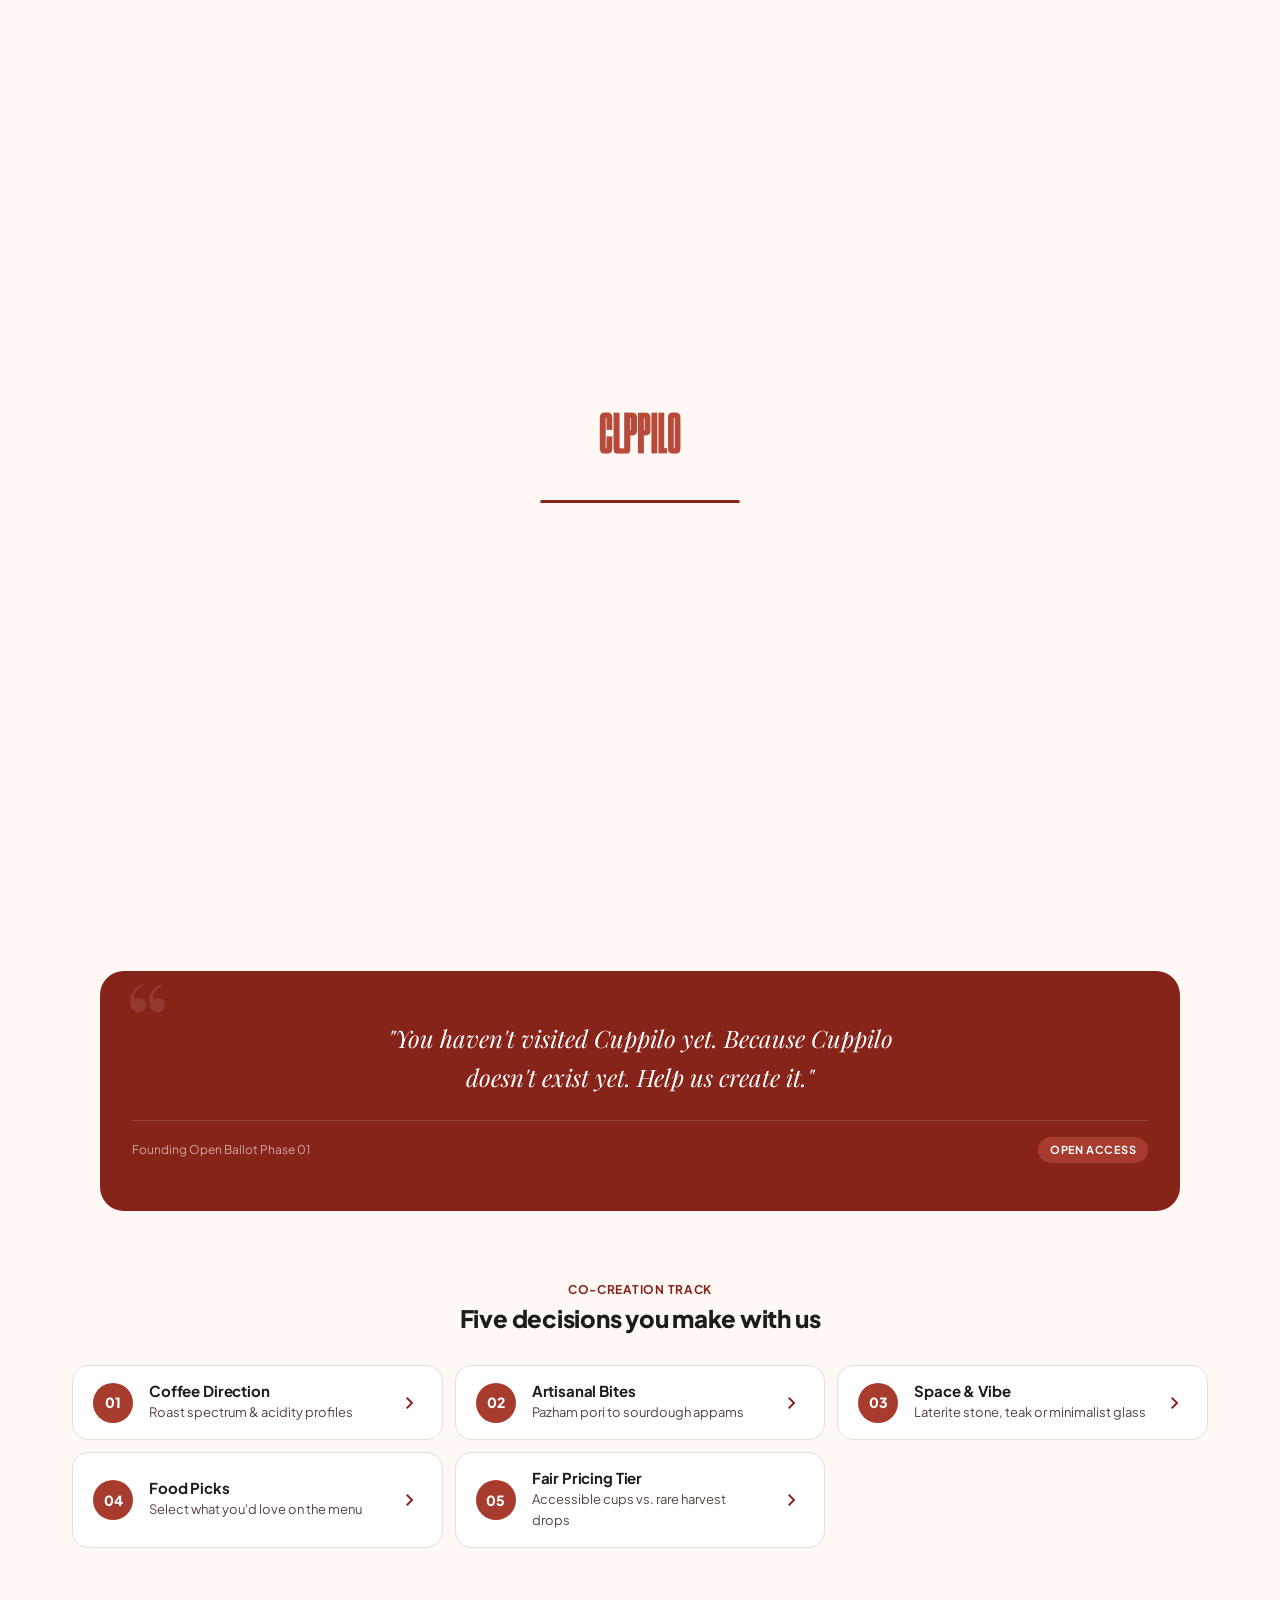
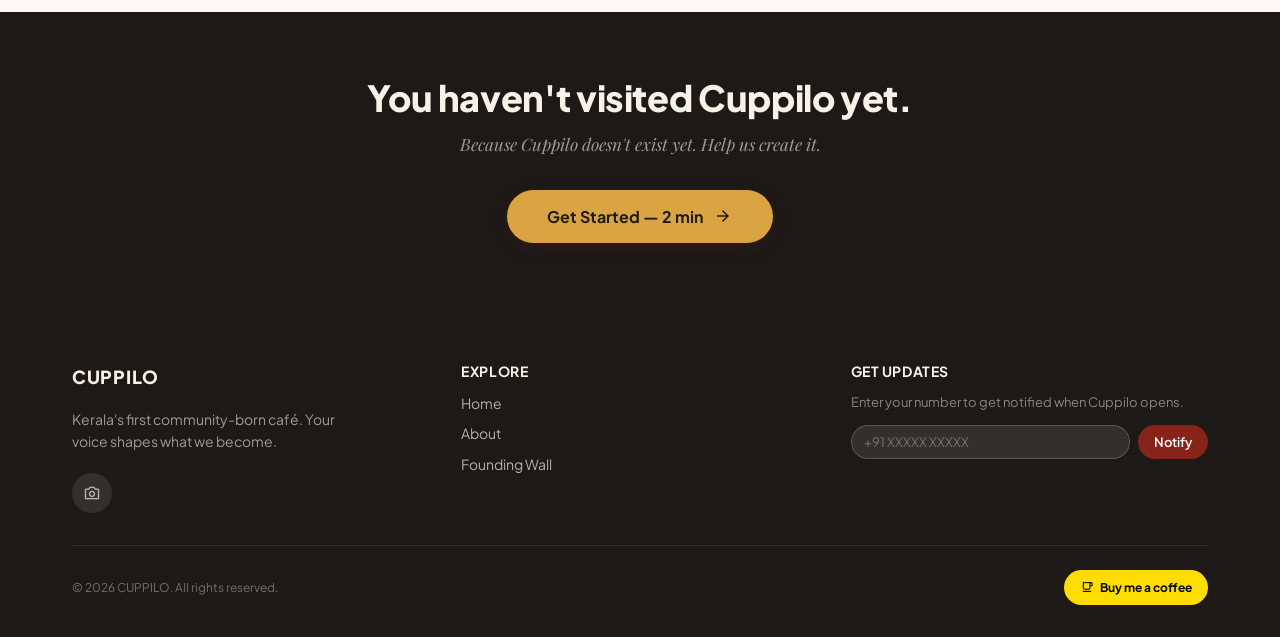
<file: index.html>
<!DOCTYPE html>
<html lang="en" data-theme="light" data-lang="en">
<head>
  <meta charset="utf-8"/>
  <meta name="viewport" content="width=device-width, initial-scale=1.0, viewport-fit=cover"/>
  <title>CUPPILO — Before the first cup</title>
  <meta name="description" content="We don't have a café yet. We're building one with you. Help us create Kerala's first community-built café in under 2 minutes."/>
  <meta name="robots" content="index, follow"/>
  <link rel="canonical" href="https://cuppilo.in/"/>
  <meta name="theme-color" content="#872419"/>
  <link rel="icon" type="image/svg+xml" href="img/favicon.svg"/>
  <meta property="og:type" content="website"/>
  <meta property="og:url" content="https://cuppilo.in/"/>
  <meta property="og:title" content="CUPPILO — Before the first cup"/>
  <meta property="og:description" content="We don't have a café yet. We're building one with you."/>
  <meta property="og:site_name" content="CUPPILO"/>
  <meta name="twitter:card" content="summary"/>
  <link rel="preconnect" href="https://fonts.googleapis.com"/>
  <link rel="preconnect" href="https://fonts.gstatic.com" crossorigin/>
  <link href="https://fonts.googleapis.com/css2?family=Playfair+Display:ital,wght@0,400;0,500;0,600;0,700;1,400;1,500&family=Plus+Jakarta+Sans:wght@400;500;600;700;800&display=swap" rel="stylesheet"/>
  <link href="https://fonts.googleapis.com/css2?family=Material+Symbols+Outlined:opsz,wght,FILL,GRAD@20..48,100..700,0..1,-50..200" rel="stylesheet"/>
  <link rel="stylesheet" href="css/styles.css"/>
</head>
<body>

  <div class="splash-screen" id="splash-screen">
    <div class="splash-logo-wrap">
      <img class="splash-logo" src="img/logo-en-light.png" alt="CUPPILO" id="splash-logo">
    </div>
    <div class="splash-progress"><div class="splash-progress-fill"></div></div>
  </div>

  <div class="name-card-overlay" id="name-card-overlay">
    <div class="name-card">
      <span class="material-symbols-outlined" style="font-size:40px;color:var(--primary);margin-bottom:.75rem">waving_hand</span>
      <h2 data-en="Welcome to CUPPILO" data-ml="CUPPILO-യിലേക്ക് സ്വാഗതം">Welcome to CUPPILO</h2>
      <p data-en="What should we call you?" data-ml="നിങ്ങളെ എന്താണ് വിളിക്കേണ്ടത്?">What should we call you?</p>
      <input type="text" id="name-card-input" class="input" placeholder="Your name" maxlength="30" onkeydown="if(event.key==='Enter')submitName()">
      <button class="btn btn-primary" onclick="submitName()" data-en="Get Started" data-ml="ആരംഭിക്കുക">Get Started</button>
    </div>
  </div>

  <nav class="navbar" id="navbar"></nav>

  <main>
    <section class="hero" id="hero">
      <div>
        <div class="hero-badge">
          <span class="dot"></span>
          <span data-en="Kerala's first community-built café" data-ml="കേരളത്തിലെ ആദ്യ കമ്മ്യൂണിറ്റി-നിർമ്മിച്ച കഫേ">Kerala's first community-built café</span>
        </div>
        <h1 data-en='The café that doesn\'t exist <span class="text-accent">...yet.</span>' data-ml='നിലവിലില്ലാത്ത കഫേ <span class="text-accent">...ഇതുവരെ.</span>'>The café that doesn't exist <span class="text-accent">...yet.</span></h1>
        <p data-en="A participatory roastery experiment. We're asking Kerala what they actually want — the drinks, the food, the vibe, the pricing. Every answer shapes what we build." data-ml="കേരളം യഥാർത്ഥത്തിൽ എന്താണ് ആഗ്രഹിക്കുന്നതെന്ന് ഞങ്ങൾ ചോദിക്കുന്നു — പാനീയങ്ങൾ, ഭക്ഷണം, വൈബ്, വില. ഓരോ ഉത്തരവും ഞങ്ങൾ നിർമ്മിക്കുന്നതിനെ രൂപപ്പെടുത്തുന്നു.">A participatory roastery experiment. We're asking Kerala what they actually want — the drinks, the food, the vibe, the pricing. Every answer shapes what we build.</p>
        <button class="hero-cta" onclick="startSurvey()">
          <span data-en="Get Started — 2 min" data-ml="ആരംഭിക്കുക — 2 മിനിറ്റ്">Get Started — 2 min</span>
          <span class="material-symbols-outlined" style="font-size:20px">arrow_forward</span>
        </button>
        <div class="hero-meta">
          <span><span class="material-symbols-outlined">groups</span> <span id="hero-count">0</span> <span data-en="people joined" data-ml="ആളുകൾ ചേർന്നു">people joined</span></span>
        </div>
        <div class="countdown" id="countdown">
          <div class="countdown-item"><div class="countdown-val" id="cd-days">---</div><div class="countdown-label" data-en="Days" data-ml="ദിവസം">Days</div></div>
          <div class="countdown-sep">:</div>
          <div class="countdown-item"><div class="countdown-val" id="cd-hours">--</div><div class="countdown-label" data-en="Hours" data-ml="മണിക്കൂർ">Hours</div></div>
          <div class="countdown-sep">:</div>
          <div class="countdown-item"><div class="countdown-val" id="cd-mins">--</div><div class="countdown-label" data-en="Min" data-ml="മിനിറ്റ്">Min</div></div>
          <div class="countdown-sep">:</div>
          <div class="countdown-item"><div class="countdown-val" id="cd-secs">--</div><div class="countdown-label" data-en="Sec" data-ml="സെക്കൻഡ്">Sec</div></div>
        </div>
        <div style="font-size:.75rem;color:var(--on-sv);margin-top:.5rem" data-en="Until Cuppilo opens" data-ml="CUPPILO തുറക്കുന്നത് വരെ">Until Cuppilo opens</div>
      </div>
    </section>

    <section style="padding:2rem 1rem">
      <div class="quote-card">
        <blockquote data-en="&quot;You haven't visited Cuppilo yet. Because Cuppilo doesn't exist yet. Help us create it.&quot;" data-ml="&quot;നിങ്ങൾ ഇതുവരെ CUPPILO സന്ദർശിച്ചിട്ടില്ല. കാരണം CUPPILO ഇപ്പോൾ നിലവിലില്ല. അത് സൃഷ്ടിക്കാൻ സഹായിക്കൂ.&quot;">"You haven't visited Cuppilo yet. Because Cuppilo doesn't exist yet. Help us create it."</blockquote>
        <div class="quote-meta">
          <span>Founding Open Ballot Phase 01</span>
          <span class="badge" data-en="Open Access" data-ml="ഓപ്പൺ ആക്സസ്">Open Access</span>
        </div>
      </div>
    </section>

    <section style="padding:2rem 1rem">
      <div class="container">
        <div style="text-align:center;margin-bottom:1.5rem">
          <span style="font-size:.75rem;font-weight:700;text-transform:uppercase;letter-spacing:.06em;color:var(--primary)" data-en="Co-Creation Track" data-ml="സഹകരണ ട്രാക്ക്">Co-Creation Track</span>
          <h2 style="font-size:1.5rem;font-weight:800;color:var(--charcoal);margin-top:.25rem" data-en="Five decisions you make with us" data-ml="അഞ്ച് തീരുമാനങ്ങൾ നിങ്ങൾ ഞങ്ങളോടൊപ്പം ചെയ്യുന്നു">Five decisions you make with us</h2>
        </div>
        <div class="steps-track">
          <a class="step-item" href="#" onclick="startSurvey();return false">
            <div class="step-num">01</div>
            <div class="step-text"><h3>Coffee Direction</h3><p>Roast spectrum & acidity profiles</p></div>
            <span class="material-symbols-outlined step-arrow">chevron_right</span>
          </a>
          <a class="step-item" href="#" onclick="startSurvey();return false">
            <div class="step-num">02</div>
            <div class="step-text"><h3>Artisanal Bites</h3><p>Pazham pori to sourdough appams</p></div>
            <span class="material-symbols-outlined step-arrow">chevron_right</span>
          </a>
          <a class="step-item" href="#" onclick="startSurvey();return false">
            <div class="step-num">03</div>
            <div class="step-text"><h3>Space & Vibe</h3><p>Laterite stone, teak or minimalist glass</p></div>
            <span class="material-symbols-outlined step-arrow">chevron_right</span>
          </a>
          <a class="step-item" href="#" onclick="startSurvey();return false">
            <div class="step-num">04</div>
            <div class="step-text"><h3>Food Picks</h3><p>Select what you'd love on the menu</p></div>
            <span class="material-symbols-outlined step-arrow">chevron_right</span>
          </a>
          <a class="step-item" href="#" onclick="startSurvey();return false">
            <div class="step-num">05</div>
            <div class="step-text"><h3>Fair Pricing Tier</h3><p>Accessible cups vs. rare harvest drops</p></div>
            <span class="material-symbols-outlined step-arrow">chevron_right</span>
          </a>
        </div>
      </div>
    </section>

    <section class="u-steps" id="u-steps">
      <div style="max-width:640px;margin:0 auto;padding:0 1rem">
        <div class="u-progress" id="u-progress"></div>

        <div class="u-step active" data-step="1">
          <div class="u-step-head">
            <h2 data-en="What kind of café do you dream of?" data-ml="നിങ്ങൾ ആഗ്രഹിക്കുന്ന തരം കഫേ ഏതാണ്?">What kind of café do you dream of?</h2>
            <p data-en="Pick the one that feels right" data-ml="ശരിയായത് തിരഞ്ഞെടുക്കുക">Pick the one that feels right</p>
          </div>
          <div class="u-options">
            <label class="u-opt" onclick="selectSingle(this,'cafe_type','specialty')">
              <input type="radio" name="cafe_type" value="specialty">
              <div class="u-opt-icon"><span class="material-symbols-outlined">local_cafe</span></div>
              <div class="u-opt-text"><strong data-en="Specialty Coffee" data-ml="സ്പെഷ്യൽറ്റി കാപ്പി">Specialty Coffee</strong><span data-en="Single-origin, pour-over, latte art" data-ml="സിംഗിൾ ഓറിജിൻ, പോർ ഓവർ, ലാറ്റെ ആർട്ട്">Single-origin, pour-over, latte art</span></div>
              <div class="u-opt-check"><span class="material-symbols-outlined">check</span></div>
            </label>
            <label class="u-opt" onclick="selectSingle(this,'cafe_type','traditional')">
              <input type="radio" name="cafe_type" value="traditional">
              <div class="u-opt-icon"><span class="material-symbols-outlined">emoji_food_beverage</span></div>
              <div class="u-opt-text"><strong data-en="Traditional Kerala" data-ml="പരമ്പരാഗത കേരളം">Traditional Kerala</strong><span data-en="Filter kaapi, chai, Malabar snacks" data-ml="ഫിൽട്ടർ കാപ്പി, ചായ, മലബാർ സ്നാക്കുകൾ">Filter kaapi, chai, Malabar snacks</span></div>
              <div class="u-opt-check"><span class="material-symbols-outlined">check</span></div>
            </label>
            <label class="u-opt" onclick="selectSingle(this,'cafe_type','fusion')">
              <input type="radio" name="cafe_type" value="fusion">
              <div class="u-opt-icon"><span class="material-symbols-outlined">auto_awesome</span></div>
              <div class="u-opt-text"><strong data-en="Modern Fusion" data-ml="ആധുനിക ഫ്യൂഷൻ">Modern Fusion</strong><span data-en="Karupatti latte, jackfruit cold brew" data-ml="കരുപ്പട്ടി ലാറ്റെ, ചക്ക കോൾഡ് ബ്രൂ">Karupatti latte, jackfruit cold brew</span></div>
              <div class="u-opt-check"><span class="material-symbols-outlined">check</span></div>
            </label>
          </div>
          <div class="u-nav">
            <button class="u-cta u-back" onclick="prevStep()" style="display:none" data-en="Back" data-ml="പിന്നോട്ട്">Back</button>
            <button class="u-cta" onclick="nextStep()" data-en="Next" data-ml="അടുത്തത്">Next</button>
          </div>
        </div>

        <div class="u-step" data-step="2">
          <div class="u-step-head">
            <div class="u-live-badge"><span class="u-live-dot"></span> <span data-en="Live — see what others are picking" data-ml="ലൈവ് — മറ്റുള്ളവർ എന്താണ് തിരഞ്ഞെടുക്കുന്നത് കാണുക">Live — see what others are picking</span></div>
            <h2 data-en="Pick your drinks" data-ml="നിങ്ങളുടെ പാനീയങ്ങൾ തിരഞ്ഞെടുക്കുക">Pick your drinks</h2>
            <p data-en="Select all that you'd love at Cuppilo" data-ml="CUPPILO-യിൽ ആഗ്രഹിക്കുന്നവ എല്ലാം തിരഞ്ഞെടുക്കുക">Select all that you'd love at Cuppilo</p>
          </div>
          <div class="u-multi-info"><strong id="drink-count">0</strong> <span data-en="selected" data-ml="തിരഞ്ഞെടുത്തു">selected</span></div>
          <div class="u-multi-grid" id="drinks-grid"></div>
          <div class="u-nav">
            <button class="u-cta u-back" onclick="prevStep()" data-en="Back" data-ml="പിന്നോട്ട്">Back</button>
            <button class="u-cta" onclick="nextStep()" data-en="Next" data-ml="അടുത്തത്">Next</button>
          </div>
        </div>

        <div class="u-step" data-step="3">
          <div class="u-step-head">
            <div class="u-live-badge"><span class="u-live-dot"></span> <span data-en="Live — trending picks" data-ml="ലൈവ് — ട്രെൻഡിംഗ് പിക്കുകൾ">Live — trending picks</span></div>
            <h2 data-en="What should we serve?" data-ml="നമ്മൾ എന്താണ് വിളമ്പേണ്ടത്?">What should we serve?</h2>
            <p data-en="Select all that you'd love at Cuppilo (or skip)" data-ml="CUPPILO-യിൽ ആഗ്രഹിക്കുന്നവ തിരഞ്ഞെടുക്കുക (അല്ലെങ്കിൽ ഒഴിവാക്കുക)">Select all that you'd love at Cuppilo (or skip)</p>
          </div>
          <div class="u-multi-info"><strong id="food-count">0</strong> <span data-en="selected" data-ml="തിരഞ്ഞെടുത്തു">selected</span></div>
          <div class="u-multi-grid" id="food-grid"></div>
          <div class="u-nav">
            <button class="u-cta u-back" onclick="prevStep()" data-en="Back" data-ml="പിന്നോട്ട്">Back</button>
            <button class="u-cta" onclick="nextStep()" data-en="Skip for now" data-ml="ഇപ്പോൾ ഒഴിവാക്കുക">Skip for now</button>
          </div>
        </div>

        <div class="u-step" data-step="4">
          <div class="u-step-head">
            <h2 data-en="Your perfect vibe?" data-ml="നിങ്ങളുടെ പൂർണ്ണ വൈബ്?">Your perfect vibe?</h2>
            <p data-en="Where would you spend hours?" data-ml="നിങ്ങൾ മണിക്കൂറുകൾ ചെലവഴിക്കുന്നത് എവിടെ?">Where would you spend hours?</p>
          </div>
          <div class="u-amb-grid" id="amb-grid"></div>
          <div class="u-custom-wrap" id="custom-wrap">
            <label class="u-custom-label" data-en="Describe your dream café vibe (optional)" data-ml="നിങ്ങളുടെ സ്വപ്ന കഫേ വൈബ് വിവരിക്കുക (ഓപ്ഷണൽ)">Describe your dream café vibe (optional)</label>
            <input type="text" class="u-custom-input" id="custom-ambiance" placeholder="e.g. Rooftop with fairy lights..." maxlength="120"/>
          </div>
          <div class="u-nav">
            <button class="u-cta u-back" onclick="prevStep()" data-en="Back" data-ml="പിന്നോട്ട്">Back</button>
            <button class="u-cta" onclick="nextStep()" data-en="Next" data-ml="അടുത്തത്">Next</button>
          </div>
        </div>

        <div class="u-step" data-step="5">
          <div class="u-step-head">
            <h2 data-en="What feels fair for a great cup?" data-ml="ഒരു മികച്ച കപ്പിന് എന്താണ് ന്യായം?">What feels fair for a great cup?</h2>
            <p data-en="Your ideal price range" data-ml="നിങ്ങളുടെ ഇഷ്ടപ്പെട്ട വില പരിധി">Your ideal price range</p>
          </div>
          <div class="u-options">
            <label class="u-opt" onclick="selectSingle(this,'price_range','budget')">
              <input type="radio" name="price_range" value="budget">
              <div class="u-opt-icon"><span class="material-symbols-outlined">savings</span></div>
              <div class="u-opt-text"><strong>₹40–80</strong><span data-en="Everyday affordable" data-ml="എല്ലാ ദിവസവും പ്രാപ്യം">Everyday affordable</span></div>
              <div class="u-opt-check"><span class="material-symbols-outlined">check</span></div>
            </label>
            <label class="u-opt" onclick="selectSingle(this,'price_range','mid')">
              <input type="radio" name="price_range" value="mid">
              <div class="u-opt-icon"><span class="material-symbols-outlined">payments</span></div>
              <div class="u-opt-text"><strong>₹80–150</strong><span data-en="Quality feels right" data-ml="ഗുണമേന്മ ശരിയാണ്">Quality feels right</span></div>
              <div class="u-opt-check"><span class="material-symbols-outlined">check</span></div>
            </label>
            <label class="u-opt" onclick="selectSingle(this,'price_range','premium')">
              <input type="radio" name="price_range" value="premium">
              <div class="u-opt-icon"><span class="material-symbols-outlined">diamond</span></div>
              <div class="u-opt-text"><strong>₹150+</strong><span data-en="Worth the experience" data-ml="അനുഭവത്തിന് വിലമതിക്കും">Worth the experience</span></div>
              <div class="u-opt-check"><span class="material-symbols-outlined">check</span></div>
            </label>
          </div>
          <div class="u-nav">
            <button class="u-cta u-back" onclick="prevStep()" data-en="Back" data-ml="പിന്നോട്ട്">Back</button>
            <button class="u-cta" onclick="submitSurvey()" data-en="See My Founding Card" data-ml="എന്റെ സ്ഥാപക കാർഡ് കാണുക">See My Founding Card</button>
          </div>
        </div>
      </div>
    </section>

    <section class="card-section" id="u-card-section">
      <div style="max-width:480px;margin:0 auto;padding:0 1rem">
        <div class="f-card" id="f-card" onclick="document.getElementById('f-card').classList.toggle('flipped')">
          <div class="f-card-inner">
            <div class="f-card-front">
              <div class="badge" data-en="FOUNDING GUEST" data-ml="സ്ഥാപക അതിഥി">FOUNDING GUEST</div>
              <div class="logo-text">CUPPILO</div>
              <div class="subtitle" data-en="Before the first cup" data-ml="ആദ്യ കപ്പിന് മുമ്പ്">Before the first cup</div>
              <div class="divider"></div>
              <div class="guest-label" data-en="You are guest number" data-ml="നിങ്ങൾ അതിഥി നമ്പറാണ്">You are guest number</div>
              <div class="guest-number" id="guest-number">#00001</div>
              <div class="quote" data-en="I was here before the first cup." data-ml="ഞാൻ ആദ്യ കപ്പിന് മുമ്പ് ഇവിടെ ഉണ്ടായിരുന്നു.">I was here before the first cup.</div>
              <div class="year">2026</div>
              <div class="flip-hint"><span class="material-symbols-outlined">touch_app</span> <span data-en="Tap to flip" data-ml="ഫ്ലിപ്പ് ചെയ്യാൻ ടാപ്പ് ചെയ്യുക">Tap to flip</span></div>
            </div>
            <div class="f-card-back">
              <div class="badge" data-en="YOUR QR CODE" data-ml="നിങ്ങളുടെ QR കോഡ്">YOUR QR CODE</div>
              <div class="qr-box" id="qr-box"></div>
              <div class="qr-label" data-en="Scan to view your founding card" data-ml="നിങ്ങളുടെ സ്ഥാപക കാർഡ് കാണാൻ സ്കാൻ ചെയ്യുക">Scan to view your founding card</div>
              <div class="qr-url" id="qr-url">cuppilo.in</div>
              <div class="flip-hint" style="margin-top:1rem"><span class="material-symbols-outlined">touch_app</span> <span data-en="Tap to flip back" data-ml="തിരികെ ഫ്ലിപ്പ് ചെയ്യാൻ ടാപ്പ് ചെയ്യുക">Tap to flip back</span></div>
            </div>
          </div>
        </div>
        <div class="f-actions">
          <button class="btn btn-primary" onclick="shareResult()">
            <span class="material-symbols-outlined" style="font-size:18px">share</span>
            <span data-en="Share Card" data-ml="കാർഡ് പങ്കിടുക">Share Card</span>
          </button>
          <a href="founding-wall.html" class="btn btn-outline">
            <span class="material-symbols-outlined" style="font-size:18px">wall_art</span>
            <span data-en="Check Your Position" data-ml="നിങ്ങളുടെ സ്ഥാനം പരിശോധിക്കുക">Check Your Position</span>
          </a>
        </div>
      </div>
    </section>

    <section class="bottom-cta" id="u-bottom-cta">
      <div class="container">
        <h2 data-en="You haven't visited Cuppilo yet." data-ml="നിങ്ങൾ ഇതുവരെ CUPPILO സന്ദർശിച്ചിട്ടില്ല.">You haven't visited Cuppilo yet.</h2>
        <p data-en="Because Cuppilo doesn't exist yet. Help us create it." data-ml="കാരണം CUPPILO ഇപ്പോൾ നിലവിലില്ല. അത് സൃഷ്ടിക്കാൻ സഹായിക്കൂ.">Because Cuppilo doesn't exist yet. Help us create it.</p>
        <button class="hero-cta" onclick="startSurvey()" style="background:var(--brass);color:var(--charcoal)">
          <span data-en="Get Started — 2 min" data-ml="ആരംഭിക്കുക — 2 മിനിറ്റ്">Get Started — 2 min</span>
          <span class="material-symbols-outlined" style="font-size:20px">arrow_forward</span>
        </button>
      </div>
    </section>
  </main>

  <footer class="footer" id="footer"></footer>

  <script src="js/supabase-config.js"></script>
  <script src="js/shared.js"></script>
  <script>
    var drinkItems = [
      {id:'c004',name:'Cappuccino',desc:'Espresso, steamed milk, silky foam',price:129,icon:'local_cafe',grad:'#3e2723,#795548'},
      {id:'c005',name:'Cafe Latte',desc:'Smooth espresso, creamy steamed milk',price:139,icon:'local_cafe',grad:'#3e2723,#795548'},
      {id:'c009',name:'Jaggery Filter Coffee',desc:'Traditional with Kerala jaggery',price:59,icon:'local_cafe',grad:'#3e2723,#795548'},
      {id:'t005',name:'Sulaimani',desc:'Kerala-style spiced black tea',price:35,icon:'emoji_food_beverage',grad:'#fff3e0,#ffb74d'},
      {id:'t007',name:'Signature Chaya',desc:'CUPPILO house tea blend',price:49,icon:'emoji_food_beverage',grad:'#fff3e0,#ffb74d'},
      {id:'cl01',name:'Cold Coffee',desc:'Chilled creamy coffee',price:99,icon:'local_drink',grad:'#e0f2f1,#80cbc4'},
      {id:'cl06',name:'Banana Jaggery Shake',desc:'Banana, milk, Kerala jaggery',price:109,icon:'local_drink',grad:'#e0f2f1,#80cbc4'},
      {id:'k001',name:'Nannari Sarbath',desc:'Traditional Kerala summer cooler',price:49,icon:'water_drop',grad:'#e8f5e9,#81c784'},
      {id:'s001',name:'CUPPILO Signature Coffee',desc:'House coffee, Kerala-inspired',price:129,icon:'star',grad:'#231F20,#C89D5C'}
    ];
    var foodItems = [
      {id:'f001',name:'Pazham Pori',desc:'Crispy Kerala banana fritter',price:20,icon:'restaurant',grad:'#fff8e1,#ffd54f'},
      {id:'f004',name:'Unniyappam',desc:'Jaggery & banana rice cake',price:30,icon:'restaurant',grad:'#fff8e1,#ffd54f'},
      {id:'f006',name:'Egg Puff',desc:'Flaky pastry, spiced egg',price:40,icon:'restaurant',grad:'#fff8e1,#ffd54f'},
      {id:'b001',name:'Classic Fries',desc:'Crispy golden fries',price:79,icon:'fastfood',grad:'#f1f8e9,#aed581'},
      {id:'b005',name:'Cheese Garlic Bread',desc:'Garlic bread with melted cheese',price:119,icon:'fastfood',grad:'#f1f8e9,#aed581'},
      {id:'s001',name:'Veg Grilled Sandwich',desc:'Grilled vegetables & cheese',price:89,icon:'lunch_dining',grad:'#fce4ec,#f48fb1'},
      {id:'d001',name:'Brownie',desc:'Warm chocolate brownie',price:69,icon:'cake',grad:'#f3e5f5,#ce93d8'},
      {id:'d002',name:'Brownie & Ice Cream',desc:'Warm brownie, vanilla ice cream',price:109,icon:'cake',grad:'#f3e5f5,#ce93d8'}
    ];
    var ambThemes = [
      {id:'work',name:'Quiet & Work-Friendly',desc:'WiFi, power sockets, soft lo-fi.',icon:'laptop',grad:'linear-gradient(135deg,#1a1a2e,#16213e)',tags:['WiFi','Sockets','Soft Music']},
      {id:'social',name:'Social & Lively',desc:'Long communal tables, board games.',icon:'groups',grad:'linear-gradient(135deg,#e65100,#ff8f00)',tags:['Communal','Games','Chatter']},
      {id:'cozy',name:'Cozy & Intimate',desc:'Fairy lights, warm corners.',icon:'nights_stay',grad:'linear-gradient(135deg,#4a148c,#7b1fa2)',tags:['Fairy lights','Warm','Intimate']},
      {id:'open',name:'Open Air & Veranda',desc:'Plants, evening breeze, Kerala veranda.',icon:'deck',grad:'linear-gradient(135deg,#1b5e20,#388e3c)',tags:['Plants','Breeze','Veranda']}
    ];
    var currentStep = 1, totalSteps = 5;
    var surveyData = { drinks: [], food: [], ambiance: null };
    var trendingDrinks = {}, trendingFood = {};

    function startSurvey() {
      if (!getProfile()) { document.getElementById('name-card-overlay').classList.add('active'); return; }
      document.getElementById('hero').style.display = 'none';
      document.querySelectorAll('section').forEach(function(s) {
        if (s.id !== 'u-steps' && s.id !== 'u-card-section') s.style.display = 'none';
      });
      document.getElementById('u-steps').classList.add('active');
      document.getElementById('u-card-section').classList.remove('active');
      currentStep = 1;
      renderProgress(); renderDrinks(); renderFood(); renderAmbiance(); loadTrending();
      window.scrollTo({top:0,behavior:'smooth'});
    }
    function renderProgress() {
      var h = '';
      for (var i = 1; i <= totalSteps; i++) h += '<div class="bar' + (i <= currentStep ? ' filled' : '') + '"></div>';
      document.getElementById('u-progress').innerHTML = h;
    }
    function showStep(n) {
      document.querySelectorAll('.u-step').forEach(function(s) { s.classList.remove('active'); });
      document.querySelector('[data-step="' + n + '"]').classList.add('active');
      renderProgress(); window.scrollTo({top:0,behavior:'smooth'});
    }
    function nextStep() {
      if (currentStep === 1 && !surveyData.cafe_type) { showToast(document.documentElement.getAttribute('data-lang')==='ml'?'ദയവായി ഒരു ഓപ്ഷൻ തിരഞ്ഞെടുക്കുക':'Please select an option','error'); return; }
      if (currentStep === 4 && !surveyData.ambiance) { showToast(document.documentElement.getAttribute('data-lang')==='ml'?'ദയവായി ഒരു വൈബ് തിരഞ്ഞെടുക്കുക':'Please pick a vibe','error'); return; }
      if (currentStep < totalSteps) { currentStep++; showStep(currentStep); }
    }
    function prevStep() { if (currentStep > 1) { currentStep--; showStep(currentStep); } }
    function selectSingle(el, name, value) {
      el.closest('.u-options').querySelectorAll('.u-opt').forEach(function(o) { o.classList.remove('selected'); });
      el.classList.add('selected'); el.querySelector('input').checked = true; surveyData[name] = value;
    }
    function renderDrinks() {
      var grid = document.getElementById('drinks-grid'); grid.innerHTML = '';
      drinkItems.forEach(function(item) {
        var trend = trendingDrinks[item.id] || 0;
        var card = document.createElement('div'); card.className = 'u-multi-card';
        card.innerHTML = '<div class="u-multi-check"><span class="material-symbols-outlined">check</span></div><div class="u-multi-top"><div class="u-multi-icon" style="background:linear-gradient(135deg,'+item.grad+')"><span class="material-symbols-outlined">'+item.icon+'</span></div><div><div class="u-multi-name">'+item.name+'</div><div class="u-multi-price">₹'+item.price+'</div></div></div><div class="u-multi-desc">'+item.desc+'</div>'+(trend>0?'<div class="u-multi-trend"><span class="material-symbols-outlined">trending_up</span>'+trend+' picked this</div>':'');
        card.onclick = function() { toggleMulti('drinks',item.id,item.name); card.classList.toggle('selected'); };
        grid.appendChild(card);
      });
    }
    function renderFood() {
      var grid = document.getElementById('food-grid'); grid.innerHTML = '';
      foodItems.forEach(function(item) {
        var trend = trendingFood[item.id] || 0;
        var card = document.createElement('div'); card.className = 'u-multi-card';
        card.innerHTML = '<div class="u-multi-check"><span class="material-symbols-outlined">check</span></div><div class="u-multi-top"><div class="u-multi-icon" style="background:linear-gradient(135deg,'+item.grad+')"><span class="material-symbols-outlined">'+item.icon+'</span></div><div><div class="u-multi-name">'+item.name+'</div><div class="u-multi-price">₹'+item.price+'</div></div></div><div class="u-multi-desc">'+item.desc+'</div>'+(trend>0?'<div class="u-multi-trend"><span class="material-symbols-outlined">trending_up</span>'+trend+' picked this</div>':'');
        card.onclick = function() { toggleMulti('food',item.id,item.name); card.classList.toggle('selected'); };
        grid.appendChild(card);
      });
    }
    function toggleMulti(type,id,name) {
      var arr = surveyData[type]; var idx = arr.findIndex(function(x){return x.id===id;});
      if(idx>=0) arr.splice(idx,1); else arr.push({id:id,name:name});
      var countEl = document.getElementById(type==='drinks'?'drink-count':'food-count');
      if(countEl) countEl.textContent = arr.length;
    }
    function renderAmbiance() {
      var grid = document.getElementById('amb-grid'); grid.innerHTML = '';
      ambThemes.forEach(function(t) {
        var card = document.createElement('div'); card.className = 'u-amb-card';
        card.innerHTML = '<div class="u-amb-check"><span class="material-symbols-outlined">check</span></div><div class="u-amb-visual" style="background:'+t.grad+'"><span class="material-symbols-outlined">'+t.icon+'</span></div><div class="u-amb-body"><div class="u-amb-name">'+t.name+'</div><div class="u-amb-desc">'+t.desc+'</div><div class="u-amb-tags">'+t.tags.map(function(tag){return '<span class="u-amb-tag">'+tag+'</span>';}).join('')+'</div></div>';
        card.onclick = function() {
          grid.querySelectorAll('.u-amb-card').forEach(function(c){c.classList.remove('selected');});
          card.classList.add('selected'); surveyData.ambiance = t.id;
          document.getElementById('custom-wrap').classList.toggle('show', t.id==='open');
        };
        grid.appendChild(card);
      });
    }
    async function loadTrending() {
      try {
        var results = await Promise.all([sbSelect('trending_drinks','item_id,item_name,vote_count'),sbSelect('trending_food','item_id,item_name,vote_count'),sbSelect('survey_responses','id')]);
        if(Array.isArray(results[0])){results[0].forEach(function(r){trendingDrinks[r.item_id]=r.vote_count;});renderDrinks();}
        if(Array.isArray(results[1])){results[1].forEach(function(r){trendingFood[r.item_id]=r.vote_count;});renderFood();}
        var total = Array.isArray(results[2])?results[2].length:0;
        document.getElementById('hero-count').textContent = total;
      } catch(e) { console.log('Trending load skipped:',e); }
    }
    async function submitSurvey() {
      if(!surveyData.price_range){showToast(document.documentElement.getAttribute('data-lang')==='ml'?'ദയവായി ഒരു വില തിരഞ്ഞെടുക്കുക':'Please select a price range','error');return;}
      var profile = getProfile();
      if(!profile){showToast('Please enter your name first','error');return;}
      try {
        var result = await sbInsert('survey_responses',{
          display_name:profile.display_name,session_id:profile.session_id,
          cafe_type:surveyData.cafe_type||null,drinks_voted:JSON.stringify(surveyData.drinks),
          food_voted:JSON.stringify(surveyData.food),ambiance_choice:surveyData.ambiance||null,
          custom_ambiance:document.getElementById('custom-ambiance').value.trim()||null,
          price_range:surveyData.price_range||null
        });
        var guestNum = result&&result[0]&&result[0].founding_guest_number ? result[0].founding_guest_number : null;
        if (!guestNum) { showToast('Something went wrong. Please try again.','error'); return; }
        showCard(guestNum);
      } catch(e) { console.error('Submit error:',e); showToast('Something went wrong.','error'); }
    }
    function showCard(num) {
      document.getElementById('u-steps').classList.remove('active');
      document.getElementById('u-steps').style.display = 'none';
      document.querySelectorAll('section').forEach(function(s){if(s.id!=='u-card-section')s.style.display='none';});
      document.getElementById('u-card-section').classList.add('active');
      document.getElementById('u-card-section').style.display = 'block';
      document.getElementById('guest-number').textContent = '#'+String(num).padStart(5,'0');
      var uniqueUrl = window.location.origin+'/founding-wall.html?guest='+num;
      document.getElementById('qr-box').innerHTML = '<img src="https://api.qrserver.com/v1/create-qr-code/?size=180x180&data='+encodeURIComponent(uniqueUrl)+'&bgcolor=1e1b19&color=D9A441&margin=12" alt="QR Code" style="width:100%;height:100%;border-radius:.5rem"/>';
      document.getElementById('qr-url').textContent = 'cuppilo.in/guest/'+num;
      window.scrollTo({top:0,behavior:'smooth'});
    }
    function shareResult() {
      var num = document.getElementById('guest-number').textContent;
      var text = 'I am Founding Guest '+num+' at CUPPILO!\nHelp build Kerala\'s first community café — cuppilo.in';
      if(navigator.share){navigator.share({title:'My CUPPILO Founding Card',text:text,url:window.location.origin}).catch(function(){});}
      else{navigator.clipboard.writeText(text).then(function(){showToast('Copied!','success');}).catch(function(){});}
    }
    (function(){
      var target=new Date();target.setDate(target.getDate()+356);target.setHours(0,0,0,0);
      function update(){
        var now=new Date();var diff=target-now;if(diff<=0){document.getElementById('cd-days').textContent='0';return;}
        var d=Math.floor(diff/86400000),h=Math.floor((diff%86400000)/3600000),m=Math.floor((diff%3600000)/60000),s=Math.floor((diff%60000)/1000);
        document.getElementById('cd-days').textContent=d;
        document.getElementById('cd-hours').textContent=String(h).padStart(2,'0');
        document.getElementById('cd-mins').textContent=String(m).padStart(2,'0');
        document.getElementById('cd-secs').textContent=String(s).padStart(2,'0');
      }
      update();setInterval(update,1000);
    })();
    document.addEventListener('DOMContentLoaded',function(){initPage('index');});
  </script>
</body>
</html>
</file>
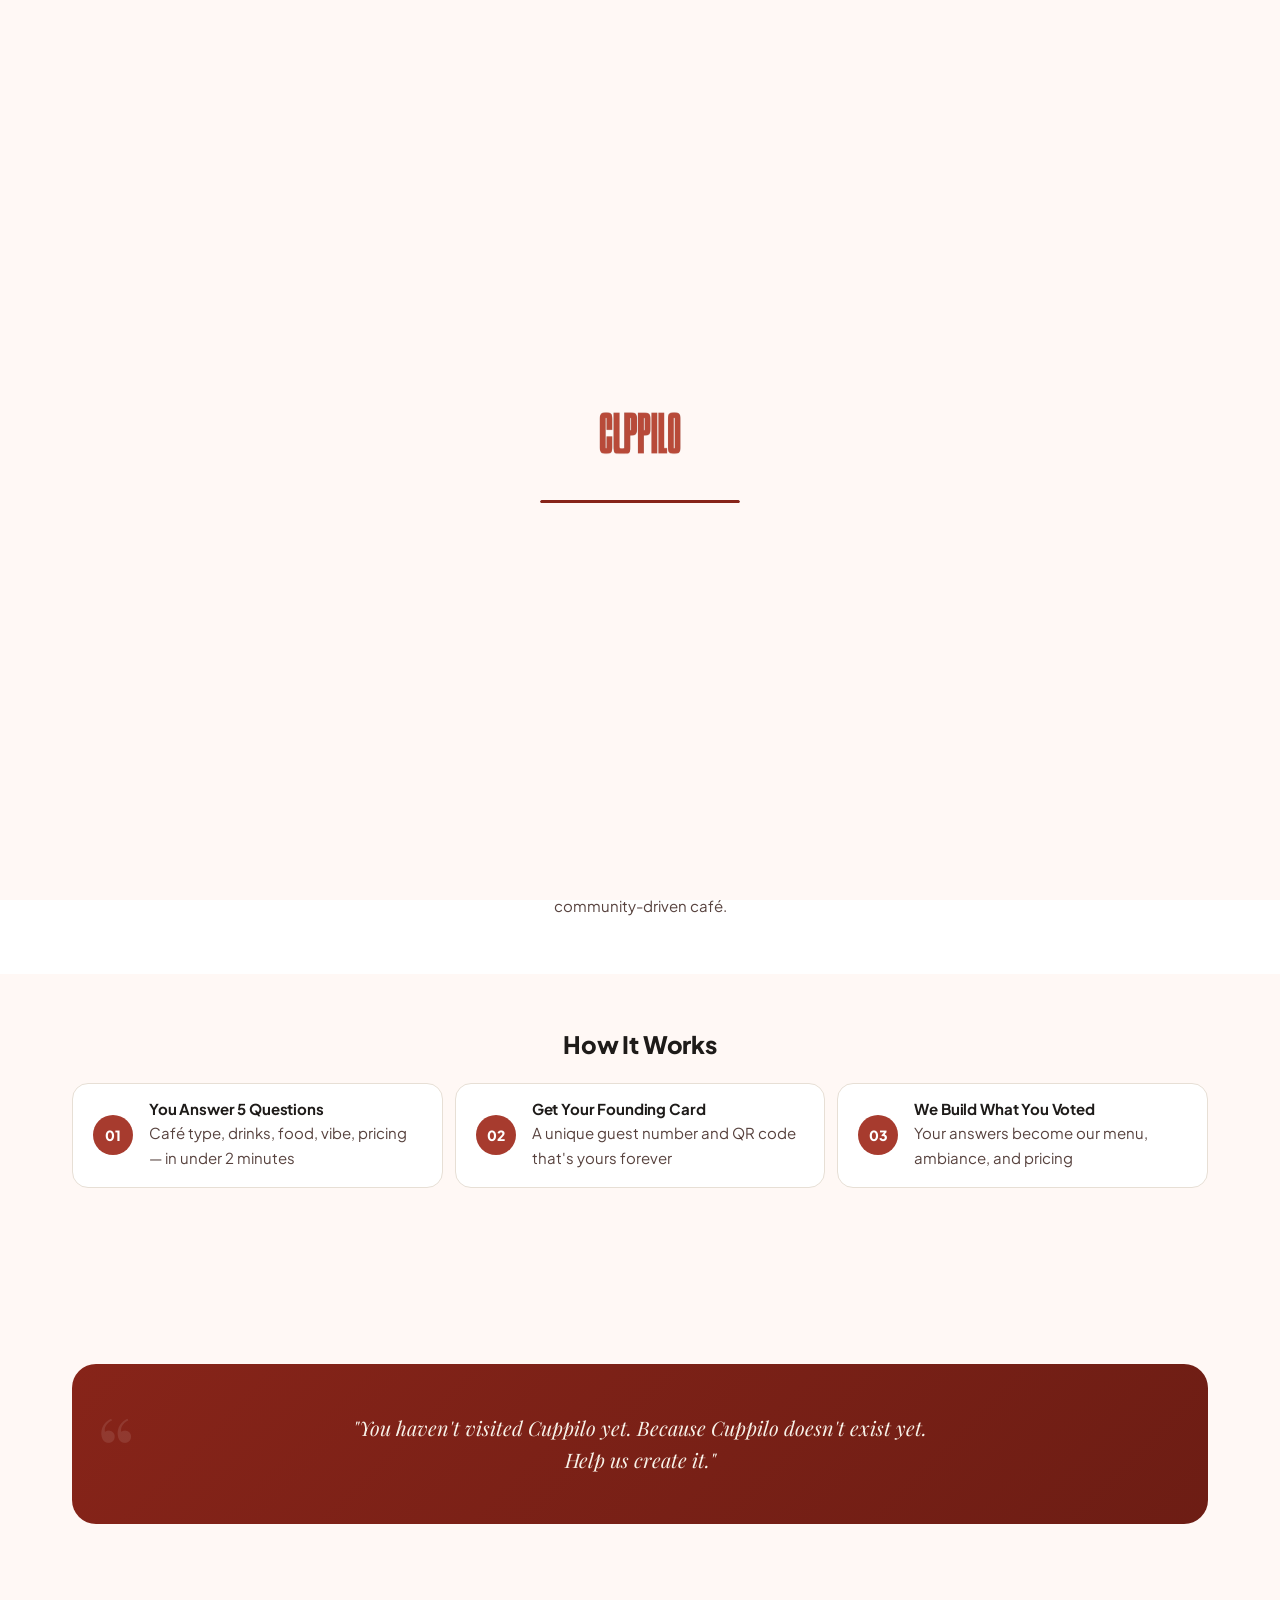
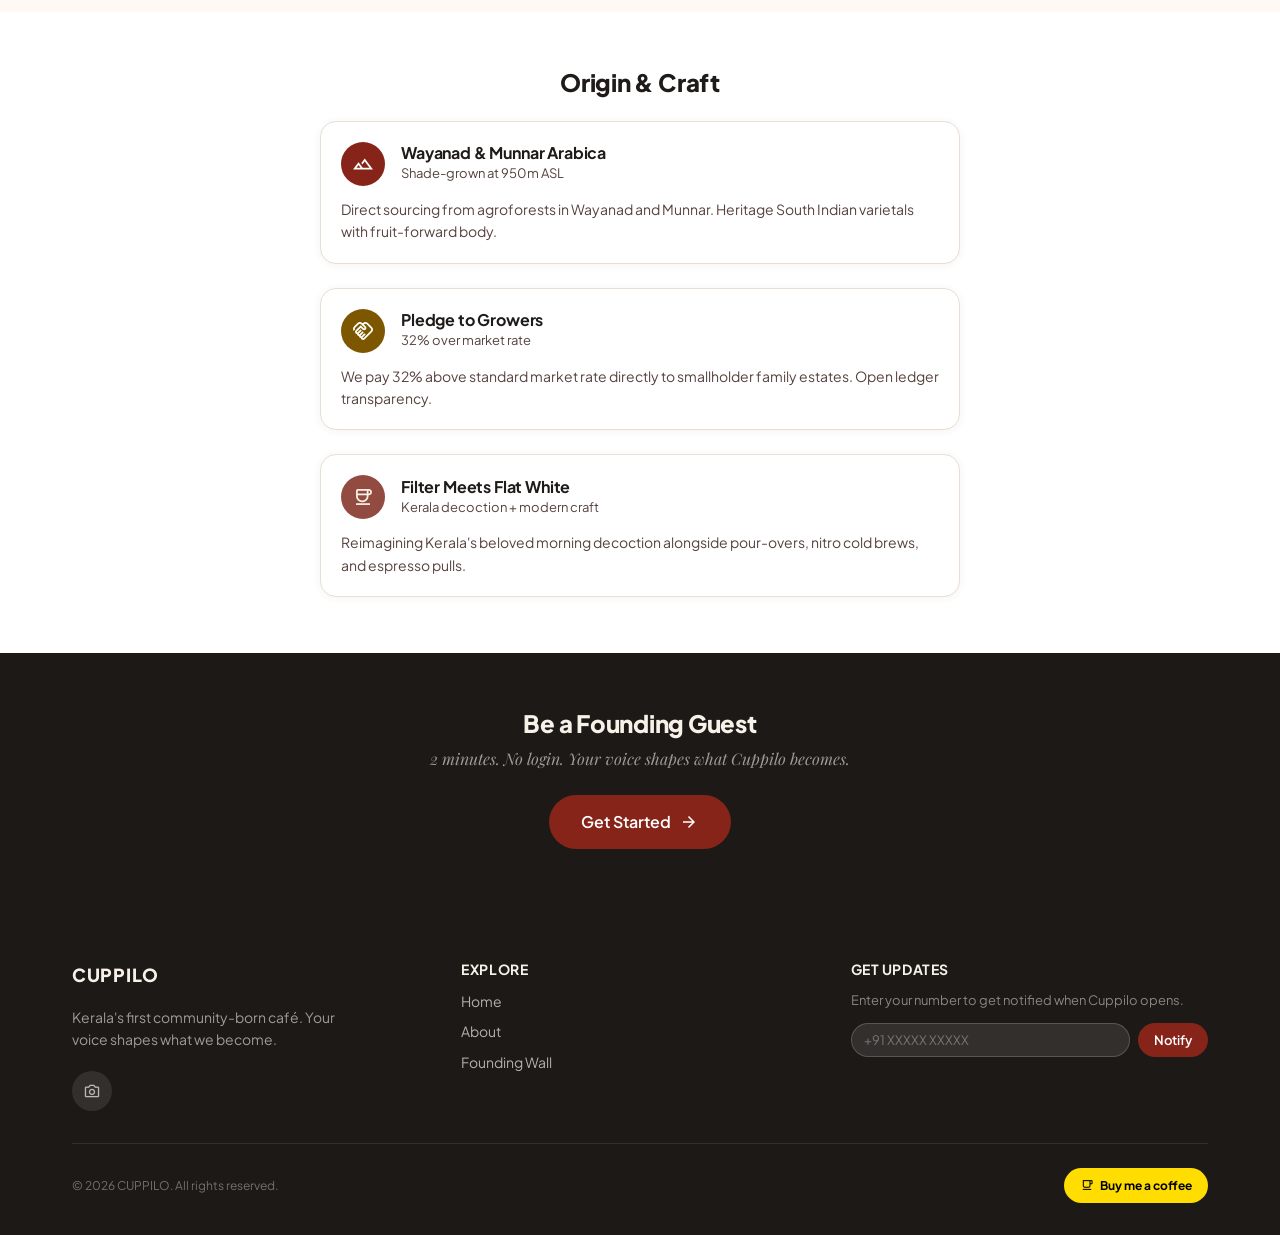
<file: about.html>
<!DOCTYPE html>
<html lang="en" data-theme="light" data-lang="en">
<head>
  <meta charset="utf-8"/>
  <meta name="viewport" content="width=device-width, initial-scale=1.0, viewport-fit=cover"/>
  <title>About — CUPPILO</title>
  <meta name="description" content="The story behind CUPPILO — Kerala's first community-built specialty café."/>
  <meta name="robots" content="index, follow"/>
  <link rel="canonical" href="https://cuppilo.in/about.html"/>
  <meta name="theme-color" content="#872419"/>
  <link rel="icon" type="image/svg+xml" href="img/favicon.svg"/>
  <meta property="og:type" content="website"/>
  <meta property="og:url" content="https://cuppilo.in/about.html"/>
  <meta property="og:title" content="About — CUPPILO"/>
  <meta property="og:description" content="The story behind CUPPILO — Kerala's first community-built specialty café."/>
  <meta property="og:site_name" content="CUPPILO"/>
  <meta name="twitter:card" content="summary"/>
  <link rel="preconnect" href="https://fonts.googleapis.com"/>
  <link rel="preconnect" href="https://fonts.gstatic.com" crossorigin/>
  <link href="https://fonts.googleapis.com/css2?family=Playfair+Display:ital,wght@0,400;0,500;0,600;0,700;1,400;1,500&family=Plus+Jakarta+Sans:wght@400;500;600;700;800&display=swap" rel="stylesheet"/>
  <link href="https://fonts.googleapis.com/css2?family=Material+Symbols+Outlined:opsz,wght,FILL,GRAD@20..48,100..700,0..1,-50..200" rel="stylesheet"/>
  <link rel="stylesheet" href="css/styles.css"/>
</head>
<body>

  <div class="splash-screen" id="splash-screen">
    <div class="splash-logo-wrap">
      <img class="splash-logo" src="img/logo-en-light.png" alt="CUPPILO" id="splash-logo">
    </div>
    <div class="splash-progress"><div class="splash-progress-fill"></div></div>
  </div>
  <div class="name-card-overlay" id="name-card-overlay">
    <div class="name-card">
      <span class="material-symbols-outlined" style="font-size:40px;color:var(--primary);margin-bottom:.75rem">waving_hand</span>
      <h2 data-en="Welcome to CUPPILO" data-ml="CUPPILO-യിലേക്ക് സ്വാഗതം">Welcome to CUPPILO</h2>
      <p data-en="What should we call you?" data-ml="നിങ്ങളെ എന്താണ് വിളിക്കേണ്ടത്?">What should we call you?</p>
      <input type="text" id="name-card-input" class="input" placeholder="Your name" maxlength="30" onkeydown="if(event.key==='Enter')submitName()">
      <button class="btn btn-primary" onclick="submitName()" data-en="Get Started" data-ml="ആരംഭിക്കുക">Get Started</button>
    </div>
  </div>

  <nav class="navbar" id="navbar"></nav>

  <main>
    <section class="about-hero">
      <h1 data-en="The café that doesn't exist <em>...yet.</em>" data-ml="നിലവിലില്ലാത്ത കഫേ <em>...ഇതുവരെ.</em>">The café that doesn't exist <em>...yet.</em></h1>
      <p data-en="We're building Kerala's first community-born specialty café. Not by investors. Not by consultants. By you." data-ml="ഞങ്ങൾ കേരളത്തിലെ ആദ്യ കമ്മ്യൂണിറ്റി-ജനിച്ച സ്പെഷ്യൽറ്റി കഫേ നിർമ്മിക്കുന്നു. നിക്ഷേപകരാലല്ല. കൺസൾട്ടന്റുമാരാലല്ല. നിങ്ങളാൽ.">We're building Kerala's first community-born specialty café. Not by investors. Not by consultants. By you.</p>
    </section>

    <section class="about-section">
      <div class="container">
        <h2 data-en="The Concept" data-ml="ആശയം">The Concept</h2>
        <p data-en="Cupillo is a 1-year research campaign. We're asking Kerala what they actually want from a café — the drinks, the food, the vibe, the pricing. Every answer shapes what we build. When we open, the menu, ambiance, and prices will be exactly what the community asked for." data-ml="CUPPILO ഒരു 1-വർഷത്തെ ഗവേഷണ കാമ്പെയ്‌നാണ്. കേരളം യഥാർത്ഥത്തിൽ ഒരു കഫേയിൽ നിന്ന് എന്താണ് ആഗ്രഹിക്കുന്നതെന്ന് ഞങ്ങൾ ചോദിക്കുന്നു — പാനീയങ്ങൾ, ഭക്ഷണം, വൈബ്, വില. ഓരോ ഉത്തരവും ഞങ്ങൾ നിർമ്മിക്കുന്നതിനെ രൂപപ്പെടുത്തുന്നു.">Cupillo is a 1-year research campaign. We're asking Kerala what they actually want from a café — the drinks, the food, the vibe, the pricing. Every answer shapes what we build. When we open, the menu, ambiance, and prices will be exactly what the community asked for.</p>
      </div>
    </section>

    <section class="about-section" style="background:var(--surface-card)">
      <div class="container">
        <h2 data-en="The Goal" data-ml="ലക്ഷ്യം">The Goal</h2>
        <div class="growth-track">
          <div class="growth-step">
            <div class="growth-num">200</div>
            <div class="growth-label" data-en="First voices" data-ml="ആദ്യ ശബ്ദങ്ങൾ">First voices</div>
          </div>
          <div class="growth-arrow"><span class="material-symbols-outlined">arrow_forward</span></div>
          <div class="growth-step">
            <div class="growth-num">500</div>
            <div class="growth-label" data-en="Community" data-ml="സമൂഹം">Community</div>
          </div>
          <div class="growth-arrow"><span class="material-symbols-outlined">arrow_forward</span></div>
          <div class="growth-step">
            <div class="growth-num">1000</div>
            <div class="growth-label" data-en="Ready to open" data-ml="തുറക്കാൻ തയ്യാർ">Ready to open</div>
          </div>
        </div>
        <p style="text-align:center" data-en="Once we reach 1000 founding guests, we'll have enough data to open Kerala's most community-driven café." data-ml="1000 സ്ഥാപക അതിഥികളിലെത്തുമ്പോൾ, കേരളത്തിലെ ഏറ്റവും കമ്മ്യൂണിറ്റി-ചാലിച്ച കഫേ തുറക്കാൻ ഞങ്ങൾക്ക് മതിയായ ഡേറ്റ ഉണ്ടാകും.">Once we reach 1000 founding guests, we'll have enough data to open Kerala's most community-driven café.</p>
      </div>
    </section>

    <section class="about-section">
      <div class="container">
        <h2 data-en="How It Works" data-ml="എങ്ങനെ പ്രവർത്തിക്കുന്നു">How It Works</h2>
        <div class="steps-track" style="margin-top:1.5rem">
          <div class="step-item">
            <div class="step-num">01</div>
            <div class="step-text"><h3 data-en="You Answer 5 Questions" data-ml="നിങ്ങൾ 5 ചോദ്യങ്ങൾക്ക് ഉത്തരിക്കുന്നു">You Answer 5 Questions</h3><p data-en="Café type, drinks, food, vibe, pricing — in under 2 minutes" data-ml="കഫേ തരം, പാനീയങ്ങൾ, ഭക്ഷണം, വൈബ്, വില — 2 മിനിറ്റിനുള്ളിൽ">Café type, drinks, food, vibe, pricing — in under 2 minutes</p></div>
          </div>
          <div class="step-item">
            <div class="step-num">02</div>
            <div class="step-text"><h3 data-en="Get Your Founding Card" data-ml="നിങ്ങളുടെ സ്ഥാപക കാർഡ് നേടുക">Get Your Founding Card</h3><p data-en="A unique guest number and QR code that's yours forever" data-ml="നിങ്ങളുടെ അതിഥി നമ്പറും QR കോഡും എല്ലായ്പ്പോഴും നിങ്ങളുടേതാണ്">A unique guest number and QR code that's yours forever</p></div>
          </div>
          <div class="step-item">
            <div class="step-num">03</div>
            <div class="step-text"><h3 data-en="We Build What You Voted" data-ml="നിങ്ങൾ വോട്ട് ചെയ്തത് ഞങ്ങൾ നിർമ്മിക്കുന്നു">We Build What You Voted</h3><p data-en="Your answers become our menu, ambiance, and pricing" data-ml="നിങ്ങളുടെ ഉത്തരങ്ങൾ ഞങ്ങളുടെ മെനു, അന്തരീക്ഷം, വില ആകുന്നു">Your answers become our menu, ambiance, and pricing</p></div>
          </div>
        </div>
      </div>
    </section>

    <section class="about-section">
      <div class="container">
        <div class="about-quote">
          <blockquote data-en="&quot;You haven't visited Cuppilo yet. Because Cuppilo doesn't exist yet. Help us create it.&quot;" data-ml="&quot;നിങ്ങൾ ഇതുവരെ CUPPILO സന്ദർശിച്ചിട്ടില്ല. കാരണം CUPPILO ഇപ്പോൾ നിലവിലില്ല. അത് സൃഷ്ടിക്കാൻ സഹായിക്കൂ.&quot;">"You haven't visited Cuppilo yet. Because Cuppilo doesn't exist yet. Help us create it."</blockquote>
        </div>
      </div>
    </section>

    <section class="about-section" style="background:var(--surface-card)">
      <div class="container">
        <h2 data-en="Origin & Craft" data-ml="ഉത്ഭവവും കരകൗശലവും">Origin & Craft</h2>
        <div style="display:grid;grid-template-columns:1fr;gap:1.5rem;margin-top:1.5rem;max-width:640px;margin-left:auto;margin-right:auto">
          <div class="card">
            <div style="display:flex;align-items:center;gap:1rem;margin-bottom:.75rem">
              <div style="width:44px;height:44px;border-radius:50%;background:var(--primary);display:flex;align-items:center;justify-content:center;flex-shrink:0">
                <span class="material-symbols-outlined" style="color:var(--on-p);font-size:22px">landscape</span>
              </div>
              <div>
                <h3 style="font-size:1rem;font-weight:700" data-en="Wayanad & Munnar Arabica" data-ml="വയനാടും മൂന്നാറും അറബിക്ക">Wayanad & Munnar Arabica</h3>
                <p style="font-size:.8125rem;color:var(--on-sv)" data-en="Shade-grown at 950m ASL" data-ml="950m ASL-ൽ നിഴലിൽ വളർന്നത്">Shade-grown at 950m ASL</p>
              </div>
            </div>
            <p style="font-size:.875rem;color:var(--on-sv);line-height:1.6" data-en="Direct sourcing from agroforests in Wayanad and Munnar. Heritage South Indian varietals with fruit-forward body." data-ml="വയനാടും മൂന്നാറും കൃഷിവനങ്ങളിൽ നിന്ന് നേരിട്ട് സോഴ്സിംഗ്. പഴം-ഫോർവേഡ് ബോഡിയുള്ള പാരമ്പര്യ ദക്ഷിണേന്ത്യൻ വൈവിധ്യങ്ങൾ.">Direct sourcing from agroforests in Wayanad and Munnar. Heritage South Indian varietals with fruit-forward body.</p>
          </div>
          <div class="card">
            <div style="display:flex;align-items:center;gap:1rem;margin-bottom:.75rem">
              <div style="width:44px;height:44px;border-radius:50%;background:var(--secondary);display:flex;align-items:center;justify-content:center;flex-shrink:0">
                <span class="material-symbols-outlined" style="color:var(--on-secondary);font-size:22px">handshake</span>
              </div>
              <div>
                <h3 style="font-size:1rem;font-weight:700" data-en="Pledge to Growers" data-ml="കർഷകർക്കുള്ള വാഗ്ദാനം">Pledge to Growers</h3>
                <p style="font-size:.8125rem;color:var(--on-sv)" data-en="32% over market rate" data-ml="വിപണി നിരക്കിനേക്കാൾ 32%">32% over market rate</p>
              </div>
            </div>
            <p style="font-size:.875rem;color:var(--on-sv);line-height:1.6" data-en="We pay 32% above standard market rate directly to smallholder family estates. Open ledger transparency." data-ml="ഞങ്ങൾ ചെറുകിട കുടുംബ എസ്റ്റേറ്റുകൾക്ക് സ്റ്റാൻഡേർഡ് മാർക്കറ്റ് നിരക്കിനേക്കാൾ 32% നേരിട്ട് നൽകുന്നു.">We pay 32% above standard market rate directly to smallholder family estates. Open ledger transparency.</p>
          </div>
          <div class="card">
            <div style="display:flex;align-items:center;gap:1rem;margin-bottom:.75rem">
              <div style="width:44px;height:44px;border-radius:50%;background:var(--tertiary-container);display:flex;align-items:center;justify-content:center;flex-shrink:0">
                <span class="material-symbols-outlined" style="color:var(--cream);font-size:22px">coffee</span>
              </div>
              <div>
                <h3 style="font-size:1rem;font-weight:700" data-en="Filter Meets Flat White" data-ml="ഫിൽട്ടർ ഫ്ലാറ്റ് വൈറ്റുമായി കൂടിച്ചേരുന്നു">Filter Meets Flat White</h3>
                <p style="font-size:.8125rem;color:var(--on-sv)" data-en="Kerala decoction + modern craft" data-ml="കേരള ഡെകോക്ഷൻ + ആധുനിക കരകൗശലം">Kerala decoction + modern craft</p>
              </div>
            </div>
            <p style="font-size:.875rem;color:var(--on-sv);line-height:1.6" data-en="Reimagining Kerala's beloved morning decoction alongside pour-overs, nitro cold brews, and espresso pulls." data-ml="കേരളത്തിന്റെ പ്രിയപ്പെട്ട രാവിലെ ഡെകോക്ഷനെ പോർ-ഓവറുകൾ, നൈട്രോ കോൾഡ് ബ്രൂകൾ, എസ്പ്രെസ്സോ പുള്ളുകൾ എന്നിവയോടൊപ്പം വീണ്ടും സങ്കൽപ്പിക്കുന്നു.">Reimagining Kerala's beloved morning decoction alongside pour-overs, nitro cold brews, and espresso pulls.</p>
          </div>
        </div>
      </div>
    </section>

    <section class="about-cta">
      <div class="container">
        <h2 data-en="Be a Founding Guest" data-ml="ഒരു സ്ഥാപക അതിഥിയാകൂ">Be a Founding Guest</h2>
        <p data-en="2 minutes. No login. Your voice shapes what Cuppilo becomes." data-ml="2 മിനിറ്റ്. ലോഗിൻ ഇല്ല. നിങ്ങളുടെ ശബ്ദം CUPPILO എന്താകണമെന്ന് രൂപപ്പെടുത്തുന്നു.">2 minutes. No login. Your voice shapes what Cuppilo becomes.</p>
        <a href="index.html" class="btn btn-primary" style="padding:.875rem 2rem;font-size:1rem">
          <span data-en="Get Started" data-ml="ആരംഭിക്കുക">Get Started</span>
          <span class="material-symbols-outlined" style="font-size:20px">arrow_forward</span>
        </a>
      </div>
    </section>
  </main>

  <footer class="footer" id="footer"></footer>

  <div class="phone-popup-overlay" id="phone-popup" style="position:fixed;inset:0;background:rgba(0,0,0,.5);backdrop-filter:blur(8px);z-index:200;display:none;align-items:center;justify-content:center">
    <div style="background:var(--surface-card);border-radius:1.5rem;padding:2rem;max-width:360px;width:90%;text-align:center;box-shadow:0 25px 50px -12px rgba(0,0,0,.25)">
      <span class="material-symbols-outlined" style="font-size:36px;color:var(--primary);margin-bottom:.5rem">phone_android</span>
      <h3 style="font-size:1.125rem;font-weight:800;margin-bottom:.25rem" data-en="Stay in the loop" data-ml="ലൂപ്പിൽ തുടരുക">Stay in the loop</h3>
      <p style="font-size:.8125rem;color:var(--on-sv);margin-bottom:1rem" data-en="Get notified when Cuppilo opens. No spam, ever." data-ml="CUPPILO തുറക്കുമ്പോൾ അറിയിക്കൂ. സ്പാം ഇല്ല, ഒരിക്കലും.">Get notified when Cuppilo opens. No spam, ever.</p>
      <form onsubmit="submitAboutPhone(event)" style="display:flex;gap:.5rem">
        <input type="tel" id="about-phone" class="input" placeholder="+91 XXXXX XXXXX" required style="flex:1"/>
        <button type="submit" class="btn btn-primary" data-en="Notify" data-ml="അറിയിക്കൂ">Notify</button>
      </form>
      <button onclick="closePhonePopup()" style="margin-top:.75rem;background:none;border:none;color:var(--on-sv);font-size:.8125rem;cursor:pointer" data-en="Maybe later" data-ml="പിന്നീട്">Maybe later</button>
    </div>
  </div>

  <script src="js/supabase-config.js"></script>
  <script src="js/shared.js"></script>
  <script>
    function closePhonePopup(){document.getElementById('phone-popup').style.display='none';}
    async function submitAboutPhone(e){
      e.preventDefault();var phone=document.getElementById('about-phone').value.trim();if(!phone)return;
      var cleaned=phone.replace(/[\s\-()]/g,'');
      if(!/^\+?\d{10,13}$/.test(cleaned)){showToast('Please enter a valid phone number','error');return;}
      try{await sbInsert('phone_subscribers',{phone:cleaned,created_at:new Date().toISOString()});closePhonePopup();showToast('Thanks! We\'ll notify you.','success');}catch(e){showToast('Something went wrong.','error');}
    }
    setTimeout(function(){if(!localStorage.getItem('cuppilo_phone_asked')){document.getElementById('phone-popup').style.display='flex';localStorage.setItem('cuppilo_phone_asked','1');}},12000);
    document.addEventListener('DOMContentLoaded',function(){initPage('about');});
  </script>
</body>
</html>
</file>
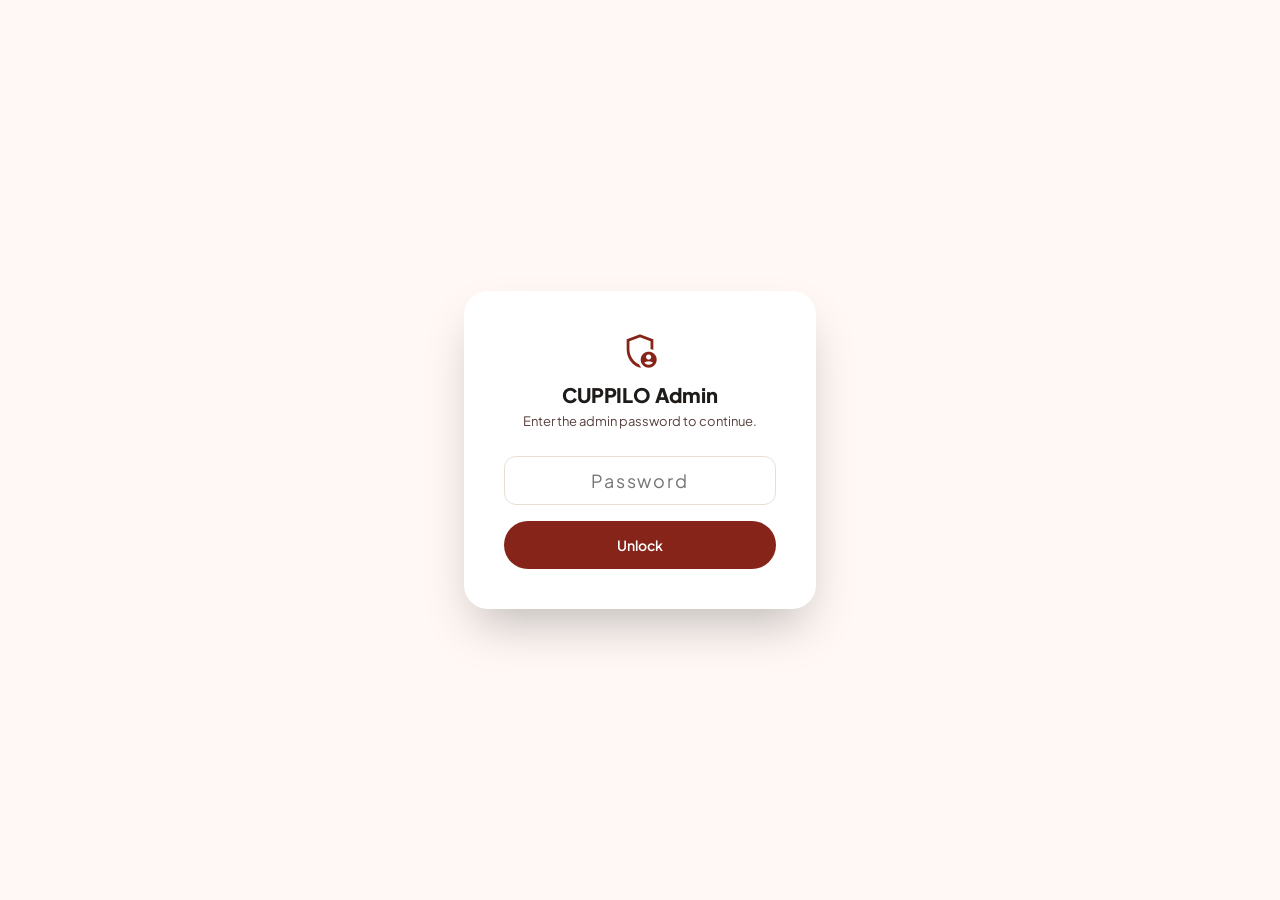
<file: admin.html>
<!DOCTYPE html>
<html lang="en" data-theme="dark" data-lang="en">
<head>
  <meta charset="utf-8"/>
  <meta content="width=device-width, initial-scale=1.0" name="viewport"/>
  <title>CUPPILO Admin Panel</title>
  <meta name="description" content="CUPPILO admin panel for managing co-creation data.">
  <!-- Theme & Mobile -->
  <meta name="theme-color" content="#A93B2B">
  <meta name="apple-mobile-web-app-capable" content="yes">
  <meta name="apple-mobile-web-app-status-bar-style" content="black-translucent">
  <link rel="icon" type="image/png" href="img/logo.png">
  <!-- Open Graph / Facebook -->
  <meta property="og:type" content="website">
  <meta property="og:url" content="https://cuppilo.in/admin.html">
  <meta property="og:title" content="CUPPILO Admin Panel">
  <meta property="og:description" content="CUPPILO admin panel for managing co-creation data.">
  <meta property="og:image" content="https://cuppilo.in/img/logo-en-light.png">
  <meta property="og:site_name" content="CUPPILO">
  <!-- Twitter -->
  <meta name="twitter:card" content="summary_large_image">
  <meta name="twitter:title" content="CUPPILO Admin Panel">
  <meta name="twitter:description" content="CUPPILO admin panel for managing co-creation data.">
  <meta name="twitter:image" content="https://cuppilo.in/img/logo-en-light.png">
  <!-- Canonical -->
  <link rel="canonical" href="https://cuppilo.in/admin.html">
  <!-- Robots -->
  <meta name="robots" content="noindex, nofollow">

  <link href="https://fonts.googleapis.com" rel="preconnect"/>
  <link crossorigin="" href="https://fonts.gstatic.com" rel="preconnect"/>
  <link href="https://fonts.googleapis.com/css2?family=Newsreader:ital,opsz,wght@0,6..72,400..600;1,6..72,400&family=Plus+Jakarta+Sans:wght@400;500;600;700;800&display=swap" rel="stylesheet"/>
  <link href="https://fonts.googleapis.com/css2?family=Material+Symbols+Outlined:opsz,wght,FILL,GRAD@20..48,100..700,0..1,-50..200" rel="stylesheet"/>

  <link href="css/styles.css" rel="stylesheet"/>

  <style>
    /* ── PASSWORD GATE ── */
    .pw-gate{position:fixed;inset:0;z-index:300;background:var(--bg);display:flex;align-items:center;justify-content:center}
    .pw-gate.hidden{display:none}
    .pw-card{background:var(--bg-card);border-radius:1.5rem;max-width:22rem;width:100%;padding:2.5rem;box-shadow:0 25px 50px -12px rgba(0,0,0,.25);text-align:center}
    .pw-card h2{font-size:1.25rem;font-weight:800;margin-bottom:.25rem}
    .pw-card p{font-size:.8125rem;color:var(--on-sv);margin-bottom:1.5rem}
    .pw-card .input{margin-bottom:1rem;text-align:center;font-size:1.125rem;letter-spacing:.1em}
    .pw-error{font-size:.8125rem;color:var(--live);margin-bottom:1rem;display:none}

    /* ── ADMIN HEADER ── */
    .admin-header{background:var(--bg-card);border-bottom:1px solid var(--muted);padding:.75rem 1.5rem;display:flex;align-items:center;justify-content:space-between;position:sticky;top:0;z-index:40}
    .admin-header-left{display:flex;align-items:center;gap:.75rem}
    .admin-header h1{font-size:1rem;font-weight:700;color:var(--on-s)}
    .admin-header .badge{background:var(--primary);color:#fff;font-size:.625rem;font-weight:700;padding:.125rem .5rem;border-radius:9999px;text-transform:uppercase;letter-spacing:.05em}

    /* ── ADMIN LAYOUT ── */
    .admin-body{display:grid;grid-template-columns:1fr;min-height:calc(100vh - 53px)}
    @media(min-width:768px){.admin-body{grid-template-columns:220px 1fr}}

    /* ── SIDEBAR ── */
    .admin-sidebar{background:var(--bg-card);border-right:1px solid var(--muted);padding:1rem;display:none;position:sticky;top:53px;height:calc(100vh - 53px);overflow-y:auto}
    @media(min-width:768px){.admin-sidebar{display:block}}
    .admin-sidebar .section-label{font-size:.625rem;font-weight:700;text-transform:uppercase;letter-spacing:.06em;color:var(--on-sv);padding:.5rem .75rem .25rem;opacity:.6}
    .admin-sidebar a{display:flex;align-items:center;gap:.5rem;padding:.5rem .75rem;border-radius:.5rem;font-size:.8125rem;font-weight:600;color:var(--on-sv);text-decoration:none;transition:all .2s}
    .admin-sidebar a:hover,.admin-sidebar a.active{background:var(--surface-h);color:var(--on-s)}
    .admin-sidebar a.active{background:var(--primary);color:#fff}
    .admin-sidebar a .material-symbols-outlined{font-size:18px}

    /* ── MOBILE SIDEBAR TOGGLE ── */
    .sidebar-toggle{display:flex;align-items:center;justify-content:center;width:36px;height:36px;border-radius:50%;border:1px solid var(--muted);background:var(--chip-bg);cursor:pointer;color:var(--on-sv)}
    @media(min-width:768px){.sidebar-toggle{display:none}}
    .admin-sidebar.open{display:block;position:fixed;top:53px;left:0;bottom:0;width:240px;z-index:45;box-shadow:4px 0 24px rgba(0,0,0,.3)}

    /* ── CONTENT ── */
    .admin-content{padding:1.5rem;overflow-x:hidden}
    .admin-content .tab-panel{display:none}
    .admin-content .tab-panel.active{display:block}

    /* ── STAT CARDS ── */
    .stat-grid{display:grid;grid-template-columns:repeat(2,1fr);gap:1rem}
    @media(min-width:640px){.stat-grid{grid-template-columns:repeat(4,1fr)}}
    .stat-card{background:var(--bg-card);border:1px solid var(--muted);border-radius:1rem;padding:1.25rem;display:flex;flex-direction:column;gap:.5rem;transition:all .2s}
    .stat-card:hover{box-shadow:var(--shadow-lg)}
    .stat-card .stat-icon{width:2.5rem;height:2.5rem;border-radius:.5rem;display:flex;align-items:center;justify-content:center;font-size:20px}
    .stat-card .stat-value{font-size:1.75rem;font-weight:800;color:var(--primary);line-height:1}
    .stat-card .stat-label{font-size:.8125rem;color:var(--on-sv);font-weight:500}
    .stat-card .stat-sub{font-size:.6875rem;color:var(--on-sv);opacity:.6}

    /* ── BAR CHART ── */
    .chart-wrap{background:var(--bg-card);border:1px solid var(--muted);border-radius:1rem;padding:1.25rem;margin-top:1rem}
    .chart-wrap h3{font-size:.875rem;font-weight:700;margin-bottom:1rem;color:var(--on-s)}
    .bar-chart{display:flex;flex-direction:column;gap:.5rem}
    .bar-row{display:flex;align-items:center;gap:.75rem}
    .bar-label{font-size:.75rem;font-weight:600;color:var(--on-sv);min-width:100px;text-align:right;white-space:nowrap;overflow:hidden;text-overflow:ellipsis}
    .bar-track{flex:1;height:24px;background:var(--surface-h);border-radius:6px;overflow:hidden;position:relative}
    .bar-fill{height:100%;background:var(--primary);border-radius:6px;transition:width .6s ease;display:flex;align-items:center;justify-content:flex-end;padding-right:.5rem}
    .bar-fill span{font-size:.6875rem;font-weight:700;color:#fff;white-space:nowrap}
    .bar-empty{height:100%;display:flex;align-items:center;justify-content:center;font-size:.6875rem;color:var(--on-sv);opacity:.5}

    /* ── TABLES ── */
    .table-wrap{overflow-x:auto;-webkit-overflow-scrolling:touch;border:1px solid var(--muted);border-radius:1rem;background:var(--bg-card)}
    .table-wrap table{width:100%;border-collapse:collapse;min-width:500px}
    .table-wrap th{text-align:left;padding:.75rem 1rem;border-bottom:2px solid var(--muted);font-weight:700;color:var(--on-sv);font-size:.6875rem;text-transform:uppercase;letter-spacing:.05em;white-space:nowrap}
    .table-wrap td{padding:.75rem 1rem;border-bottom:1px solid var(--muted);color:var(--on-s);font-size:.8125rem}
    .table-wrap tr:last-child td{border-bottom:none}
    .table-wrap tr:hover td{background:var(--surface-l)}

    .empty-state{text-align:center;padding:3rem 1rem;color:var(--on-sv)}
    .empty-state .material-symbols-outlined{font-size:48px;opacity:.3;margin-bottom:.5rem;display:block}
    .empty-state p{font-size:.875rem}

    /* ── REFRESH BTN ── */
    .refresh-btn{display:inline-flex;align-items:center;gap:.375rem;padding:.5rem 1rem;border-radius:9999px;font-size:.75rem;font-weight:600;border:1px solid var(--muted);background:var(--chip-bg);color:var(--on-sv);cursor:pointer;transition:all .2s}
    .refresh-btn:hover{background:var(--surface-h);color:var(--on-s)}
    .refresh-btn .material-symbols-outlined{font-size:16px}

    /* ── SETTINGS ── */
    .setting-row{display:flex;align-items:center;justify-content:space-between;padding:.75rem 1rem;border-bottom:1px solid var(--muted)}
    .setting-row:last-child{border-bottom:none}
    .setting-label{font-size:.8125rem;font-weight:600;color:var(--on-s)}
    .setting-value{font-size:.8125rem;color:var(--on-sv);font-family:monospace;background:var(--surface-h);padding:.25rem .625rem;border-radius:.375rem;max-width:280px;overflow:hidden;text-overflow:ellipsis;white-space:nowrap}

    /* ── PILL BADGES IN TABLE ── */
    .tier-badge{display:inline-flex;padding:.125rem .5rem;border-radius:9999px;font-size:.6875rem;font-weight:700}
    .tier-free{background:var(--surface-h);color:var(--on-sv)}
    .tier-founding{background:var(--brass-soft);color:var(--brass)}
    .tier-premium{background:rgba(45,106,79,.15);color:var(--success)}
    .tier-pioneer{background:var(--primary);color:#fff}
    .tier-first-brew{background:var(--brass);color:#fff}

    /* ── LAST UPDATED ── */
    .last-updated{font-size:.75rem;color:var(--on-sv);opacity:.6;margin-top:1rem;text-align:right}
  </style>
</head>
<body>

  <!-- PASSWORD GATE -->
  <div class="pw-gate" id="pw-gate">
    <div class="pw-card">
      <span class="material-symbols-outlined" style="font-size:40px;color:var(--primary);margin-bottom:.75rem">admin_panel_settings</span>
      <h2>CUPPILO Admin</h2>
      <p>Enter the admin password to continue.</p>
      <div class="pw-error" id="pw-error">Incorrect password. Try again.</div>
      <input type="password" class="input" id="pw-input" placeholder="Password" autocomplete="off"/>
      <button class="btn btn-primary btn-block" onclick="checkPassword()">Unlock</button>
    </div>
  </div>

  <!-- ADMIN APP (hidden until authenticated) -->
  <div id="admin-app" style="display:none">

    <!-- HEADER -->
    <header class="admin-header">
      <div class="admin-header-left">
        <button class="sidebar-toggle" onclick="toggleSidebar()">
          <span class="material-symbols-outlined" style="font-size:20px">menu</span>
        </button>
        <a href="index.html" style="display:flex;align-items:center;gap:.5rem;text-decoration:none">
          <img src="img/logo-en-dark.png" alt="CUPPILO" class="nav-logo" style="height:28px" id="admin-logo"/>
        </a>
        <span class="badge">Admin</span>
      </div>
      <div style="display:flex;align-items:center;gap:.5rem">
        <div class="lang-toggle">
          <button class="lang-btn" data-lang="en" onclick="setLang('en')">EN</button>
          <button class="lang-btn" data-lang="ml" onclick="setLang('ml')">ML</button>
        </div>
        <button class="theme-toggle" onclick="toggleTheme()">
          <span class="material-symbols-outlined" style="font-size:18px">dark_mode</span>
        </button>
      </div>
    </header>

    <!-- BODY -->
    <div class="admin-body">

      <!-- SIDEBAR -->
      <nav class="admin-sidebar" id="admin-sidebar">
        <div class="section-label">Overview</div>
        <a href="#" class="active" data-tab="dashboard" onclick="switchTab('dashboard',this)">
          <span class="material-symbols-outlined">dashboard</span> Dashboard
        </a>
        <div class="section-label">Data</div>
        <a href="#" data-tab="survey" onclick="switchTab('survey',this)">
          <span class="material-symbols-outlined">poll</span> Survey
        </a>
        <a href="#" data-tab="feedback" onclick="switchTab('feedback',this)">
          <span class="material-symbols-outlined">lightbulb</span> Feedback
        </a>
        <a href="#" data-tab="menu-votes" onclick="switchTab('menu-votes',this)">
          <span class="material-symbols-outlined">restaurant</span> Menu Votes
        </a>
        <a href="#" data-tab="ambiance-votes" onclick="switchTab('ambiance-votes',this)">
          <span class="material-symbols-outlined">palette</span> Ambiance
        </a>
        <div class="section-label">People</div>
        <a href="#" data-tab="users" onclick="switchTab('users',this)">
          <span class="material-symbols-outlined">group</span> Users
        </a>
        <a href="#" data-tab="supporters" onclick="switchTab('supporters',this)">
          <span class="material-symbols-outlined">favorite</span> Supporters
        </a>
        <a href="#" data-tab="bmc" onclick="switchTab('bmc',this)">
          <span class="material-symbols-outlined">local_cafe</span> BMC Support
        </a>
        <a href="#" data-tab="referrals" onclick="switchTab('referrals',this)">
          <span class="material-symbols-outlined">group_add</span> Referrals
        </a>
        <div class="section-label">System</div>
        <a href="#" data-tab="settings" onclick="switchTab('settings',this)">
          <span class="material-symbols-outlined">settings</span> Settings
        </a>
      </nav>

      <!-- MAIN CONTENT -->
      <main class="admin-content">

        <!-- DASHBOARD TAB -->
        <div class="tab-panel active" id="tab-dashboard">
          <div style="display:flex;align-items:center;justify-content:space-between;margin-bottom:1.25rem">
            <div>
              <h2 style="font-size:1.25rem;font-weight:800">Dashboard</h2>
              <p style="font-size:.8125rem;color:var(--on-sv)">Real-time campaign stats</p>
            </div>
            <button class="refresh-btn" onclick="loadDashboard()">
              <span class="material-symbols-outlined">refresh</span> Refresh
            </button>
          </div>

          <div class="stat-grid" id="stat-grid">
            <div class="stat-card">
              <div class="stat-icon" style="background:var(--surface-h);color:var(--primary)">
                <span class="material-symbols-outlined">visibility</span>
              </div>
              <div class="stat-value" id="stat-visitors">--</div>
              <div class="stat-label">Total Visitors</div>
              <div class="stat-sub">Unique sessions</div>
            </div>
            <div class="stat-card">
              <div class="stat-icon" style="background:var(--surface-h);color:var(--brass)">
                <span class="material-symbols-outlined">restaurant</span>
              </div>
              <div class="stat-value" id="stat-menu-votes">--</div>
              <div class="stat-label">Menu Votes</div>
              <div class="stat-sub">Ballots submitted</div>
            </div>
            <div class="stat-card">
              <div class="stat-icon" style="background:var(--surface-h);color:var(--success)">
                <span class="material-symbols-outlined">palette</span>
              </div>
              <div class="stat-value" id="stat-ambiance-votes">--</div>
              <div class="stat-label">Ambiance Votes</div>
              <div class="stat-sub">Vibe preferences</div>
            </div>
            <div class="stat-card">
              <div class="stat-icon" style="background:var(--surface-h);color:var(--primary)">
                <span class="material-symbols-outlined">payments</span>
              </div>
              <div class="stat-value" id="stat-price-suggestions">--</div>
              <div class="stat-label">Price Suggestions</div>
              <div class="stat-sub">Support inputs</div>
            </div>
            <div class="stat-card">
              <div class="stat-icon" style="background:var(--surface-h);color:var(--brass)">
                <span class="material-symbols-outlined">local_cafe</span>
              </div>
              <div class="stat-value" id="stat-coffees-dashboard">--</div>
              <div class="stat-label">Coffees</div>
              <div class="stat-sub">Buy Me a Coffee</div>
            </div>
            <div class="stat-card">
              <div class="stat-icon" style="background:var(--surface-h);color:var(--success)">
                <span class="material-symbols-outlined">group</span>
              </div>
              <div class="stat-value" id="stat-supporters-dashboard">--</div>
              <div class="stat-label">Supporters</div>
              <div class="stat-sub">Total backers</div>
            </div>
            <div class="stat-card">
              <div class="stat-icon" style="background:var(--surface-h);color:var(--brass)">
                <span class="material-symbols-outlined">lightbulb</span>
              </div>
              <div class="stat-value" id="stat-suggested-items">--</div>
              <div class="stat-label">Suggested Items</div>
              <div class="stat-sub">Community ideas</div>
            </div>
            <div class="stat-card">
              <div class="stat-icon" style="background:var(--surface-h);color:var(--success)">
                <span class="material-symbols-outlined">favorite</span>
              </div>
              <div class="stat-value" id="stat-supporters">--</div>
              <div class="stat-label">Supporters</div>
              <div class="stat-sub">Patrons & backing</div>
            </div>
            <div class="stat-card">
              <div class="stat-icon" style="background:var(--surface-h);color:var(--primary)">
                <span class="material-symbols-outlined">handshake</span>
              </div>
              <div class="stat-value" id="stat-contributions">--</div>
              <div class="stat-label">Total Contributions</div>
              <div class="stat-sub">Pioneer + First Brew</div>
            </div>
            <div class="stat-card">
              <div class="stat-icon" style="background:var(--surface-h);color:var(--brass)">
                <span class="material-symbols-outlined">today</span>
              </div>
              <div class="stat-value" id="stat-today">--</div>
              <div class="stat-label">Today's Activity</div>
              <div class="stat-sub">Submissions today</div>
            </div>
          </div>

          <!-- Menu Votes Bar Chart -->
          <div class="chart-wrap" id="chart-wrap" style="display:none">
            <h3><span class="material-symbols-outlined" style="font-size:18px;vertical-align:middle;margin-right:.375rem">bar_chart</span>Menu Votes by Item</h3>
            <div class="bar-chart" id="bar-chart"></div>
          </div>

          <div class="last-updated" id="dashboard-updated">Last updated: --</div>
        </div>

        <!-- SURVEY TAB -->
        <div class="tab-panel" id="tab-survey">
          <div style="display:flex;align-items:center;justify-content:space-between;margin-bottom:1.25rem">
            <div>
              <h2 style="font-size:1.25rem;font-weight:800">Survey Responses</h2>
              <p style="font-size:.8125rem;color:var(--on-sv)">"Before the first cup" campaign — 2-min survey results</p>
            </div>
            <button class="refresh-btn" onclick="loadSurvey()">
              <span class="material-symbols-outlined">refresh</span> Refresh
            </button>
          </div>

          <div class="stat-grid" style="margin-bottom:1.25rem">
            <div class="stat-card">
              <div class="stat-icon" style="background:var(--surface-h);color:var(--primary)">
                <span class="material-symbols-outlined">groups</span>
              </div>
              <div class="stat-value" id="stat-survey-total">--</div>
              <div class="stat-label">Total Responses</div>
              <div class="stat-sub">Completed surveys</div>
            </div>
            <div class="stat-card">
              <div class="stat-icon" style="background:var(--surface-h);color:var(--brass)">
                <span class="material-symbols-outlined">emoji_events</span>
              </div>
              <div class="stat-value" id="stat-survey-latest-guest">--</div>
              <div class="stat-label">Latest Guest #</div>
              <div class="stat-sub">Founding guest number</div>
            </div>
            <div class="stat-card">
              <div class="stat-icon" style="background:var(--surface-h);color:var(--success)">
                <span class="material-symbols-outlined">local_cafe</span>
              </div>
              <div class="stat-value" id="stat-survey-top-cafe">--</div>
              <div class="stat-label">Top Café Type</div>
              <div class="stat-sub">Most popular choice</div>
            </div>
            <div class="stat-card">
              <div class="stat-icon" style="background:var(--surface-h);color:var(--primary)">
                <span class="material-symbols-outlined">payments</span>
              </div>
              <div class="stat-value" id="stat-survey-top-price">--</div>
              <div class="stat-label">Sweet Spot Price</div>
              <div class="stat-sub">Most voted range</div>
            </div>
          </div>

          <!-- Aggregated Breakdown -->
          <div class="chart-wrap" style="margin-bottom:1.25rem" id="survey-charts-wrap">
            <h3><span class="material-symbols-outlined" style="font-size:18px;vertical-align:middle;margin-right:.375rem">pie_chart</span>Response Breakdown</h3>
            <div id="survey-breakdown"></div>
          </div>

          <!-- Trending Items -->
          <div class="chart-wrap" style="margin-bottom:1.25rem" id="trending-wrap">
            <h3><span class="material-symbols-outlined" style="font-size:18px;vertical-align:middle;margin-right:.375rem">trending_up</span>Trending Items</h3>
            <div id="trending-breakdown"></div>
          </div>

          <!-- Individual Responses Table -->
          <div class="table-wrap" id="survey-table-wrap">
            <div class="empty-state" id="survey-empty">
              <span class="material-symbols-outlined">hourglass_empty</span>
              <p>Loading...</p>
            </div>
          </div>
        </div>

        <!-- FEEDBACK TAB -->
        <div class="tab-panel" id="tab-feedback">
          <div style="display:flex;align-items:center;justify-content:space-between;margin-bottom:1.25rem">
            <div>
              <h2 style="font-size:1.25rem;font-weight:800">Suggested Items</h2>
              <p style="font-size:.8125rem;color:var(--on-sv)">Community-submitted menu & experience ideas</p>
            </div>
            <button class="refresh-btn" onclick="loadFeedback()">
              <span class="material-symbols-outlined">refresh</span> Refresh
            </button>
          </div>
          <div class="table-wrap" id="feedback-table-wrap">
            <div class="empty-state" id="feedback-empty">
              <span class="material-symbols-outlined">hourglass_empty</span>
              <p>Loading...</p>
            </div>
          </div>
        </div>

        <!-- MENU VOTES TAB -->
        <div class="tab-panel" id="tab-menu-votes">
          <div style="display:flex;align-items:center;justify-content:space-between;margin-bottom:1.25rem">
            <div>
              <h2 style="font-size:1.25rem;font-weight:800">Menu Votes</h2>
              <p style="font-size:.8125rem;color:var(--on-sv)">Aggregated votes by menu item</p>
            </div>
            <button class="refresh-btn" onclick="loadMenuVotes()">
              <span class="material-symbols-outlined">refresh</span> Refresh
            </button>
          </div>
          <div class="table-wrap" id="menu-votes-table-wrap">
            <div class="empty-state" id="menu-votes-empty">
              <span class="material-symbols-outlined">hourglass_empty</span>
              <p>Loading...</p>
            </div>
          </div>
        </div>

        <!-- AMBIANCE VOTES TAB -->
        <div class="tab-panel" id="tab-ambiance-votes">
          <div style="display:flex;align-items:center;justify-content:space-between;margin-bottom:1.25rem">
            <div>
              <h2 style="font-size:1.25rem;font-weight:800">Ambiance Votes</h2>
              <p style="font-size:.8125rem;color:var(--on-sv)">Vibe & atmosphere preferences</p>
            </div>
            <button class="refresh-btn" onclick="loadAmbianceVotes()">
              <span class="material-symbols-outlined">refresh</span> Refresh
            </button>
          </div>
          <div class="table-wrap" id="ambiance-votes-table-wrap">
            <div class="empty-state" id="ambiance-votes-empty">
              <span class="material-symbols-outlined">hourglass_empty</span>
              <p>Loading...</p>
            </div>
          </div>
        </div>

        <!-- USERS TAB -->
        <div class="tab-panel" id="tab-users">
          <div style="display:flex;align-items:center;justify-content:space-between;margin-bottom:1.25rem">
            <div>
              <h2 style="font-size:1.25rem;font-weight:800">Users</h2>
              <p style="font-size:.8125rem;color:var(--on-sv)">Registered user profiles</p>
            </div>
            <button class="refresh-btn" onclick="loadUsers()">
              <span class="material-symbols-outlined">refresh</span> Refresh
            </button>
          </div>
          <div class="table-wrap" id="users-table-wrap">
            <div class="empty-state" id="users-empty">
              <span class="material-symbols-outlined">hourglass_empty</span>
              <p>Loading...</p>
            </div>
          </div>
        </div>

        <!-- SUPPORTERS TAB -->
        <div class="tab-panel" id="tab-supporters">
          <div style="display:flex;align-items:center;justify-content:space-between;margin-bottom:1.25rem">
            <div>
              <h2 style="font-size:1.25rem;font-weight:800">Supporters</h2>
              <p style="font-size:.8125rem;color:var(--on-sv)">Founding patrons, backers & coffee supporters</p>
            </div>
            <button class="refresh-btn" onclick="loadSupporters()">
              <span class="material-symbols-outlined">refresh</span> Refresh
            </button>
          </div>

          <!-- Coffee Support Stats -->
          <div class="stat-grid" style="margin-bottom:1.25rem">
            <div class="stat-card">
              <div class="stat-icon" style="background:var(--surface-h);color:var(--brass)">
                <span class="material-symbols-outlined">local_cafe</span>
              </div>
              <div class="stat-value" id="stat-coffee-count">--</div>
              <div class="stat-label">Coffees</div>
              <div class="stat-sub">Buy Me a Coffee</div>
            </div>
            <div class="stat-card">
              <div class="stat-icon" style="background:var(--surface-h);color:var(--success)">
                <span class="material-symbols-outlined">payments</span>
              </div>
              <div class="stat-value" id="stat-raised">--</div>
              <div class="stat-label">Raised</div>
              <div class="stat-sub">Total amount</div>
            </div>
            <div class="stat-card">
              <div class="stat-icon" style="background:var(--surface-h);color:var(--primary)">
                <span class="material-symbols-outlined">local_fire_department</span>
              </div>
              <div class="stat-value" id="stat-month-coffee">--</div>
              <div class="stat-label">This Month</div>
              <div class="stat-sub">Coffees</div>
            </div>
          </div>

          <!-- Coffee Supporters Table -->
          <div style="margin-bottom:1.5rem">
            <h3 style="font-size:1rem;font-weight:700;margin-bottom:.75rem">
              <span class="material-symbols-outlined" style="font-size:18px;vertical-align:middle">local_cafe</span> Coffee Supporters
            </h3>
            <div class="table-wrap" id="coffee-supporters-table-wrap">
              <div class="empty-state">
                <span class="material-symbols-outlined">hourglass_empty</span>
                <p>Loading...</p>
              </div>
            </div>
          </div>

          <!-- Form Supporters Table -->
          <div>
            <h3 style="font-size:1rem;font-weight:700;margin-bottom:.75rem">
              <span class="material-symbols-outlined" style="font-size:18px;vertical-align:middle">group</span> Form Supporters
            </h3>
            <div class="table-wrap" id="supporters-table-wrap">
              <div class="empty-state">
                <span class="material-symbols-outlined">hourglass_empty</span>
                <p>Loading...</p>
              </div>
            </div>
          </div>
        </div>

        <!-- BMC SUPPORT TAB -->
        <div class="tab-panel" id="tab-bmc">
          <div style="display:flex;align-items:center;justify-content:space-between;margin-bottom:1.25rem">
            <div>
              <h2 style="font-size:1.25rem;font-weight:800">BMC Support</h2>
              <p style="font-size:.8125rem;color:var(--on-sv)">Buy Me a Coffee donations & stats</p>
            </div>
            <button class="refresh-btn" onclick="loadBmc()">
              <span class="material-symbols-outlined">refresh</span> Refresh
            </button>
          </div>

          <div class="stat-grid" style="margin-bottom:1.25rem">
            <div class="stat-card">
              <div class="stat-icon" style="background:var(--surface-h);color:var(--brass)">
                <span class="material-symbols-outlined">local_cafe</span>
              </div>
              <div class="stat-value" id="stat-bmc-coffees">--</div>
              <div class="stat-label">Total Coffees</div>
              <div class="stat-sub">Buy Me a Coffee</div>
            </div>
            <div class="stat-card">
              <div class="stat-icon" style="background:var(--surface-h);color:var(--success)">
                <span class="material-symbols-outlined">payments</span>
              </div>
              <div class="stat-value" id="stat-bmc-amount">--</div>
              <div class="stat-label">Total Amount</div>
              <div class="stat-sub">Raised so far</div>
            </div>
            <div class="stat-card">
              <div class="stat-icon" style="background:var(--surface-h);color:var(--primary)">
                <span class="material-symbols-outlined">group</span>
              </div>
              <div class="stat-value" id="stat-bmc-supporters">--</div>
              <div class="stat-label">Unique Supporters</div>
              <div class="stat-sub">Backers</div>
            </div>
          </div>

          <div class="table-wrap" id="bmc-table-wrap">
            <div class="empty-state" id="bmc-empty">
              <span class="material-symbols-outlined">hourglass_empty</span>
              <p>Loading...</p>
            </div>
          </div>
        </div>

        <!-- REFERRALS TAB -->
        <div class="tab-panel" id="tab-referrals">
          <div style="display:flex;align-items:center;justify-content:space-between;margin-bottom:1.25rem">
            <div>
              <h2 style="font-size:1.25rem;font-weight:800">Referrals</h2>
              <p style="font-size:.8125rem;color:var(--on-sv)">Coupon codes, referrals & reward tracking</p>
            </div>
            <button class="refresh-btn" onclick="loadReferrals()">
              <span class="material-symbols-outlined">refresh</span> Refresh
            </button>
          </div>

          <div class="stat-grid" style="margin-bottom:1.25rem">
            <div class="stat-card">
              <div class="stat-icon" style="background:var(--surface-h);color:var(--primary)">
                <span class="material-symbols-outlined">confirmation_number</span>
              </div>
              <div class="stat-value" id="stat-total-coupons">--</div>
              <div class="stat-label">Total Coupons Generated</div>
              <div class="stat-sub">All codes</div>
            </div>
            <div class="stat-card">
              <div class="stat-icon" style="background:var(--surface-h);color:var(--brass)">
                <span class="material-symbols-outlined">group_add</span>
              </div>
              <div class="stat-value" id="stat-total-referrals">--</div>
              <div class="stat-label">Total Referrals</div>
              <div class="stat-sub">All + completed</div>
            </div>
            <div class="stat-card">
              <div class="stat-icon" style="background:var(--surface-h);color:var(--success)">
                <span class="material-symbols-outlined">emoji_events</span>
              </div>
              <div class="stat-value" id="stat-rewards-earned">--</div>
              <div class="stat-label">Rewards Earned</div>
              <div class="stat-sub">Completed referrals</div>
            </div>
          </div>

          <!-- Coupon Validation -->
          <div style="background:var(--bg-card);border:1px solid var(--muted);border-radius:1rem;padding:1.25rem;margin-bottom:1.25rem">
            <h3 style="font-size:.875rem;font-weight:700;margin-bottom:.75rem">
              <span class="material-symbols-outlined" style="font-size:18px;vertical-align:middle;margin-right:.375rem">search</span>Coupon Validation
            </h3>
            <div style="display:flex;gap:.5rem;align-items:center;flex-wrap:wrap">
              <input type="text" id="coupon-input" class="input" placeholder="Enter coupon code..." style="flex:1;min-width:180px;padding:.5rem .75rem;border-radius:.5rem;border:1px solid var(--muted);background:var(--surface-h);color:var(--on-s);font-family:monospace;font-size:.875rem"/>
              <button class="refresh-btn" onclick="validateCoupon()" style="background:var(--primary);color:#fff;border-color:var(--primary)">
                <span class="material-symbols-outlined">check_circle</span> Validate
              </button>
            </div>
            <div id="coupon-result" style="margin-top:.75rem;display:none"></div>
          </div>

          <!-- Referral Dashboard Table -->
          <div class="table-wrap" id="referrals-table-wrap">
            <div class="empty-state" id="referrals-empty">
              <span class="material-symbols-outlined">hourglass_empty</span>
              <p>Loading...</p>
            </div>
          </div>
        </div>

        <!-- SETTINGS TAB -->
        <div class="tab-panel" id="tab-settings">
          <div style="margin-bottom:1.25rem">
            <h2 style="font-size:1.25rem;font-weight:800">Settings</h2>
            <p style="font-size:.8125rem;color:var(--on-sv)">Project configuration (read-only)</p>
          </div>
          <div style="background:var(--bg-card);border:1px solid var(--muted);border-radius:1rem;overflow:hidden">
            <div class="setting-row">
              <span class="setting-label">Project ID</span>
              <span class="setting-value">wnkejaidmbdcmbksefaf</span>
            </div>
            <div class="setting-row">
              <span class="setting-label">Supabase URL</span>
              <span class="setting-value">https://wnkejaidmbdcmbksefaf.supabase.co</span>
            </div>
            <div class="setting-row">
              <span class="setting-label">Menu Items</span>
              <span class="setting-value" id="setting-menu-count">--</span>
            </div>
            <div class="setting-row">
              <span class="setting-label">Total Ballots</span>
              <span class="setting-value" id="setting-ballot-count">--</span>
            </div>
            <div class="setting-row">
              <span class="setting-label">Active Phases</span>
              <span class="setting-value">Menu, Ambiance, Support, Founding Wall</span>
            </div>
            <div class="setting-row">
              <span class="setting-label">Campaign Status</span>
              <span class="setting-value" style="color:var(--success)">Live</span>
            </div>
            <div class="setting-row">
              <span class="setting-label">Admin Version</span>
              <span class="setting-value">2.0.0</span>
            </div>
          </div>
        </div>

      </main>
    </div>

    <!-- FOOTER -->
    <footer style="background:var(--surface-c);border-top:1px solid var(--muted);padding:1.25rem 1.5rem;text-align:center">
      <p style="font-size:.75rem;color:var(--on-sv)">
        CUPPILO Admin Panel v2.0.0 &mdash; Co-creation campaign management
      </p>
    </footer>
  </div>

  <!-- SCRIPTS -->
  <script src="js/supabase-config.js"></script>
  <script>
    // ── PASSWORD GATE ──
    const ADMIN_PASSWORD = 'cuppilo2026';

    function checkPassword() {
      const input = document.getElementById('pw-input');
      const error = document.getElementById('pw-error');
      if (input.value === ADMIN_PASSWORD) {
        sessionStorage.setItem('cuppilo_admin_auth', '1');
        document.getElementById('pw-gate').classList.add('hidden');
        document.getElementById('admin-app').style.display = '';
        loadDashboard();
      } else {
        error.style.display = 'block';
        input.value = '';
        input.focus();
      }
    }

    document.getElementById('pw-input').addEventListener('keydown', function(e) {
      if (e.key === 'Enter') checkPassword();
    });

    // Check if already authenticated in this session
    if (sessionStorage.getItem('cuppilo_admin_auth') === '1') {
      document.getElementById('pw-gate').classList.add('hidden');
      document.getElementById('admin-app').style.display = '';
      loadDashboard();
    }

    // ── THEME ──
    function toggleTheme() {
      const current = document.documentElement.getAttribute('data-theme');
      const next = current === 'dark' ? 'light' : 'dark';
      document.documentElement.setAttribute('data-theme', next);
      localStorage.setItem('cuppilo_theme', next);
      document.querySelectorAll('.theme-toggle .material-symbols-outlined').forEach(function(i) {
        i.textContent = next === 'dark' ? 'light_mode' : 'dark_mode';
      });
      updateLogo(next);
    }

    function updateLogo(theme) {
      const logo = document.getElementById('admin-logo');
      if (logo) logo.src = theme === 'dark' ? 'img/logo-en-dark.png' : 'img/logo-en-light.png';
    }

    // ── LANGUAGE ──
    function setLang(lang) {
      document.documentElement.setAttribute('data-lang', lang);
      localStorage.setItem('cuppilo_lang', lang);
      document.querySelectorAll('.lang-btn').forEach(function(b) {
        b.classList.toggle('active', b.dataset.lang === lang);
      });
    }

    // ── SIDEBAR TOGGLE ──
    function toggleSidebar() {
      document.getElementById('admin-sidebar').classList.toggle('open');
    }

    // Close sidebar on outside click (mobile)
    document.addEventListener('click', function(e) {
      var sidebar = document.getElementById('admin-sidebar');
      var toggle = document.querySelector('.sidebar-toggle');
      if (sidebar && sidebar.classList.contains('open') && !sidebar.contains(e.target) && toggle && toggle.contains(e.target)) {
        sidebar.classList.remove('open');
      }
    });

    // ── TAB SWITCHING ──
    function switchTab(tabId, el) {
      document.querySelectorAll('.admin-sidebar a').forEach(function(a) { a.classList.remove('active'); });
      if (el) el.classList.add('active');
      document.querySelectorAll('.tab-panel').forEach(function(p) { p.classList.remove('active'); });
      var panel = document.getElementById('tab-' + tabId);
      if (panel) panel.classList.add('active');
      var loaders = {
        'dashboard': loadDashboard,
        'survey': loadSurvey,
        'feedback': loadFeedback,
        'menu-votes': loadMenuVotes,
        'ambiance-votes': loadAmbianceVotes,
        'users': loadUsers,
        'supporters': loadSupporters,
        'bmc': loadBmc,
        'referrals': loadReferrals,
        'settings': loadSettings
      };
      if (loaders[tabId]) loaders[tabId]();
      document.getElementById('admin-sidebar').classList.remove('open');
      return false;
    }

    // ── HELPERS ──
    function esc(str) {
      if (!str) return '';
      var d = document.createElement('div');
      d.textContent = String(str);
      return d.innerHTML;
    }

    function formatDate(iso) {
      if (!iso) return '--';
      try {
        var d = new Date(iso);
        return d.toLocaleDateString('en-IN', { day: 'numeric', month: 'short', year: 'numeric' });
      } catch (e) {
        return iso;
      }
    }

    function isToday(iso) {
      if (!iso) return false;
      return iso.startsWith(new Date().toISOString().split('T')[0]);
    }

    function safeLen(data) {
      return Array.isArray(data) ? data.length : 0;
    }

    function todayCount(data) {
      if (!Array.isArray(data)) return 0;
      return data.filter(function(r) { return r.created_at && isToday(r.created_at); }).length;
    }

    // ── DATA LOADERS ──

    async function loadSurvey() {
      try {
        var data = await sbSelect('survey_responses', '*');
        var arr = Array.isArray(data) ? data : [];

        // Stats
        document.getElementById('stat-survey-total').textContent = arr.length.toLocaleString();
        var latestGuest = arr.reduce(function(max, r) { return Math.max(max, r.founding_guest_number || 0); }, 0);
        document.getElementById('stat-survey-latest-guest').textContent = latestGuest ? '#' + String(latestGuest).padStart(5, '0') : '--';

        // Top café type
        var cafeCounts = {};
        var priceCounts = {};
        var ambCounts = {};
        arr.forEach(function(r) {
          if (r.cafe_type) cafeCounts[r.cafe_type] = (cafeCounts[r.cafe_type] || 0) + 1;
          if (r.price_range) priceCounts[r.price_range] = (priceCounts[r.price_range] || 0) + 1;
          if (r.ambiance_choice) ambCounts[r.ambiance_choice] = (ambCounts[r.ambiance_choice] || 0) + 1;
        });

        var cafeNames = { specialty: 'Specialty Coffee', traditional: 'Traditional Kerala', fusion: 'Modern Fusion' };
        var priceNames = { budget: '₹40–80', mid: '₹80–150', premium: '₹150+' };
        var ambNames = { work: 'Quiet & Work', social: 'Social & Lively', cozy: 'Cozy & Intimate', open: 'Open Air & Veranda' };

        function topItem(counts, names) {
          var sorted = Object.entries(counts).sort(function(a, b) { return b[1] - a[1]; });
          if (sorted.length === 0) return '--';
          return (names[sorted[0][0]] || sorted[0][0]) + ' (' + sorted[0][1] + ')';
        }

        document.getElementById('stat-survey-top-cafe').textContent = topItem(cafeCounts, cafeNames);
        document.getElementById('stat-survey-top-price').textContent = topItem(priceCounts, priceNames);

        // Breakdown charts
        var breakdownHtml = '<div style="display:grid;grid-template-columns:repeat(auto-fit,minmax(280px,1fr));gap:1rem;margin-top:1rem">';
        var sections = [
          { title: 'Café Type', counts: cafeCounts, names: cafeNames, icon: 'local_cafe' },
          { title: 'Ambiance Theme', counts: ambCounts, names: ambNames, icon: 'palette' },
          { title: 'Price Range', counts: priceCounts, names: priceNames, icon: 'payments' }
        ];
        sections.forEach(function(sec) {
          var total = Object.values(sec.counts).reduce(function(a, b) { return a + b; }, 0) || 1;
          var bars = Object.entries(sec.counts).sort(function(a, b) { return b[1] - a[1]; }).map(function(entry) {
            var pct = Math.round((entry[1] / total) * 100);
            return '<div class="bar-row"><div class="bar-label">' + (sec.names[entry[0]] || entry[0]) + '</div><div class="bar-track"><div class="bar-fill" style="width:' + pct + '%"><span>' + entry[1] + ' (' + pct + '%)</span></div></div></div>';
          }).join('');
          breakdownHtml += '<div style="background:var(--bg-card);border:1px solid var(--muted);border-radius:1rem;padding:1rem"><h4 style="font-size:.8125rem;font-weight:700;margin-bottom:.75rem;display:flex;align-items:center;gap:.375rem"><span class="material-symbols-outlined" style="font-size:16px;color:var(--primary)">' + sec.icon + '</span>' + sec.title + '</h4>' + bars + '</div>';
        });
        breakdownHtml += '</div>';
        document.getElementById('survey-breakdown').innerHTML = breakdownHtml;

        // Trending items from jsonb
        var allDrinks = {};
        var allFood = {};
        arr.forEach(function(r) {
          try {
            var drinks = JSON.parse(r.drinks_voted || '[]');
            drinks.forEach(function(d) {
              var key = d.id || d.name;
              if (key) allDrinks[key] = (allDrinks[key] || {name: d.name || key, count: 0});
              allDrinks[key].count++;
            });
          } catch(e) {}
          try {
            var food = JSON.parse(r.food_voted || '[]');
            food.forEach(function(f) {
              var key = f.id || f.name;
              if (key) allFood[key] = (allFood[key] || {name: f.name || key, count: 0});
              allFood[key].count++;
            });
          } catch(e) {}
        });
        var trendingHtml = '<div style="display:grid;grid-template-columns:1fr 1fr;gap:1rem;margin-top:1rem">';
        // Drinks
        var sortedDrinks = Object.values(allDrinks).sort(function(a,b){return b.count-a.count;}).slice(0,10);
        trendingHtml += '<div><h4 style="font-size:.8125rem;font-weight:700;margin-bottom:.5rem"><span class="material-symbols-outlined" style="font-size:16px;vertical-align:middle;color:var(--primary)">local_cafe</span> Trending Drinks</h4>';
        if (sortedDrinks.length === 0) trendingHtml += '<p style="font-size:.8125rem;color:var(--on-sv)">No drink votes yet.</p>';
        else sortedDrinks.forEach(function(d) {
          var pct = arr.length > 0 ? Math.round((d.count / arr.length) * 100) : 0;
          trendingHtml += '<div class="bar-row"><div class="bar-label">' + esc(d.name) + '</div><div class="bar-track"><div class="bar-fill" style="width:' + pct + '%"><span>' + d.count + '</span></div></div></div>';
        });
        trendingHtml += '</div>';
        // Food
        var sortedFood = Object.values(allFood).sort(function(a,b){return b.count-a.count;}).slice(0,10);
        trendingHtml += '<div><h4 style="font-size:.8125rem;font-weight:700;margin-bottom:.5rem"><span class="material-symbols-outlined" style="font-size:16px;vertical-align:middle;color:var(--brass)">restaurant</span> Trending Food</h4>';
        if (sortedFood.length === 0) trendingHtml += '<p style="font-size:.8125rem;color:var(--on-sv)">No food votes yet.</p>';
        else sortedFood.forEach(function(f) {
          var pct = arr.length > 0 ? Math.round((f.count / arr.length) * 100) : 0;
          trendingHtml += '<div class="bar-row"><div class="bar-label">' + esc(f.name) + '</div><div class="bar-track"><div class="bar-fill" style="width:' + pct + '%"><span>' + f.count + '</span></div></div></div>';
        });
        trendingHtml += '</div></div>';
        document.getElementById('trending-breakdown').innerHTML = trendingHtml;

        // Individual responses table
        var wrap = document.getElementById('survey-table-wrap');
        if (arr.length === 0) {
          wrap.innerHTML = '<div class="empty-state"><span class="material-symbols-outlined">inbox</span><p>No survey responses yet.</p></div>';
          return;
        }
        var ambLabels = {work:'Quiet',social:'Social',cozy:'Cozy',open:'Open Air'};
        var html = '<table><thead><tr><th>#</th><th>Name</th><th>Café</th><th>Drinks</th><th>Food</th><th>Vibe</th><th>Price</th><th>Date</th></tr></thead><tbody>';
        arr.sort(function(a, b) { return (b.founding_guest_number || 0) - (a.founding_guest_number || 0); }).forEach(function(r) {
          var drinks = [];
          try { drinks = JSON.parse(r.drinks_voted || '[]'); } catch(e) {}
          var food = [];
          try { food = JSON.parse(r.food_voted || '[]'); } catch(e) {}
          html += '<tr>' +
            '<td style="font-family:monospace;font-weight:700;color:var(--primary)">#' + String(r.founding_guest_number || 0).padStart(5, '0') + '</td>' +
            '<td>' + esc(r.display_name || '--') + '</td>' +
            '<td>' + esc(cafeNames[r.cafe_type] || r.cafe_type || '--') + '</td>' +
            '<td>' + (drinks.length > 0 ? drinks.map(function(d){return esc(d.name||d.id);}).join(', ') : '--') + '</td>' +
            '<td>' + (food.length > 0 ? food.map(function(f){return esc(f.name||f.id);}).join(', ') : '--') + '</td>' +
            '<td>' + esc(ambLabels[r.ambiance_choice] || r.ambiance_choice || '--') + '</td>' +
            '<td>' + esc(priceNames[r.price_range] || r.price_range || '--') + '</td>' +
            '<td>' + formatDate(r.created_at) + '</td>' +
            '</tr>';
        });
        html += '</tbody></table>';
        wrap.innerHTML = html;
      } catch (e) {
        console.error('Survey load error:', e);
      }
    }

    async function loadDashboard() {
      try {
        var results = await Promise.all([
          sbSelect('user_profiles', 'id,created_at'),
          sbSelect('menu_votes', 'id,item_id,item,menu_item,name,created_at'),
          sbSelect('ambiance_votes', 'id,choice,vibe,option,created_at'),
          sbSelect('price_suggestions', 'id,created_at'),
          sbSelect('suggested_items', 'id,created_at'),
          sbSelect('supporters', 'id,tier,created_at'),
          sbSelect('coffee_stats', '*')
        ]);

        var profiles = results[0];
        var menuVotes = results[1];
        var ambianceVotes = results[2];
        var priceSuggestions = results[3];
        var suggestedItems = results[4];
        var supporters = results[5];
        var coffeeStats = results[6];

        // Stat cards
        document.getElementById('stat-visitors').textContent = safeLen(profiles).toLocaleString();
        document.getElementById('stat-menu-votes').textContent = safeLen(menuVotes).toLocaleString();
        document.getElementById('stat-ambiance-votes').textContent = safeLen(ambianceVotes).toLocaleString();
        document.getElementById('stat-price-suggestions').textContent = safeLen(priceSuggestions).toLocaleString();
        document.getElementById('stat-suggested-items').textContent = safeLen(suggestedItems).toLocaleString();
        document.getElementById('stat-supporters').textContent = safeLen(supporters).toLocaleString();

        // Coffee stats
        if (Array.isArray(coffeeStats) && coffeeStats.length > 0) {
          var cs = coffeeStats[0];
          document.getElementById('stat-coffees-dashboard').textContent = cs.total_supporters || 0;
          document.getElementById('stat-supporters-dashboard').textContent = (safeLen(supporters) + (cs.total_supporters || 0)).toLocaleString();
        }

        // Total Contributions: sum from supporters where tier='pioneer' (10) or 'first-brew' (49)
        var contributions = 0;
        if (Array.isArray(supporters)) {
          supporters.forEach(function(s) {
            if (s.tier === 'pioneer') contributions += 10;
            else if (s.tier === 'first-brew') contributions += 49;
          });
        }
        if (Array.isArray(coffeeStats) && coffeeStats.length > 0) {
          contributions += coffeeStats[0].total_raised || 0;
        }
        document.getElementById('stat-contributions').textContent = '\u20B9' + contributions.toLocaleString();

        // Today's Activity: count of records created today across all tables
        var todayTotal = todayCount(profiles) + todayCount(menuVotes) + todayCount(ambianceVotes) + todayCount(priceSuggestions) + todayCount(suggestedItems) + todayCount(supporters);
        document.getElementById('stat-today').textContent = todayTotal.toLocaleString();

        // Bar chart: menu votes grouped by item
        if (Array.isArray(menuVotes) && menuVotes.length > 0) {
          var votes = {};
          menuVotes.forEach(function(v) {
            var item = v.item_id || v.item || v.menu_item || v.name || 'Unknown';
            votes[item] = (votes[item] || 0) + 1;
          });
          var sorted = Object.entries(votes).sort(function(a, b) { return b[1] - a[1]; });
          var maxCount = sorted[0][1] || 1;
          var chartHtml = '';
          sorted.forEach(function(entry) {
            var pct = Math.round((entry[1] / maxCount) * 100);
            chartHtml += '<div class="bar-row">' +
              '<div class="bar-label">' + esc(entry[0]) + '</div>' +
              '<div class="bar-track"><div class="bar-fill" style="width:' + pct + '%"><span>' + entry[1] + '</span></div></div>' +
              '</div>';
          });
          document.getElementById('bar-chart').innerHTML = chartHtml;
          document.getElementById('chart-wrap').style.display = 'block';
        } else {
          document.getElementById('chart-wrap').style.display = 'none';
        }

        document.getElementById('dashboard-updated').textContent = 'Last updated: ' + new Date().toLocaleTimeString();
      } catch (e) {
        console.error('Dashboard load error:', e);
      }
    }

    async function loadFeedback() {
      try {
        var data = await sbSelect('suggested_items', '*');
        var arr = Array.isArray(data) ? data : [];
        var wrap = document.getElementById('feedback-table-wrap');
        if (arr.length === 0) {
          wrap.innerHTML = '<div class="empty-state"><span class="material-symbols-outlined">inbox</span><p>No suggestions yet.</p></div>';
          return;
        }
        var html = '<table><thead><tr><th>Name</th><th>Description</th><th>Category</th><th>User</th><th>Date</th></tr></thead><tbody>';
        arr.forEach(function(r) {
          html += '<tr>' +
            '<td>' + esc(r.name || '--') + '</td>' +
            '<td>' + esc(r.description || '--') + '</td>' +
            '<td>' + esc(r.category || '--') + '</td>' +
            '<td>' + esc(r.user || r.user_name || '--') + '</td>' +
            '<td>' + formatDate(r.created_at) + '</td>' +
            '</tr>';
        });
        html += '</tbody></table>';
        wrap.innerHTML = html;
      } catch (e) {
        console.error('Feedback load error:', e);
      }
    }

    async function loadMenuVotes() {
      try {
        var data = await sbSelect('menu_votes', '*');
        var arr = Array.isArray(data) ? data : [];
        var votes = {};
        arr.forEach(function(v) {
          var item = v.item_id || v.item || v.menu_item || v.name || 'Unknown';
          if (!votes[item]) votes[item] = { name: item, count: 0, prices: [] };
          votes[item].count++;
          if (v.suggested_price || v.price) votes[item].prices.push(parseFloat(v.suggested_price || v.price) || 0);
        });

        var items = Object.values(votes).sort(function(a, b) { return b.count - a.count; });
        var wrap = document.getElementById('menu-votes-table-wrap');
        if (items.length === 0) {
          wrap.innerHTML = '<div class="empty-state"><span class="material-symbols-outlined">inbox</span><p>No menu votes yet.</p></div>';
          return;
        }
        var html = '<table><thead><tr><th>Item</th><th>Vote Count</th><th>Avg Price</th></tr></thead><tbody>';
        items.forEach(function(v) {
          var avgPrice = '--';
          if (v.prices.length > 0) {
            var sum = v.prices.reduce(function(a, b) { return a + b; }, 0);
            avgPrice = '\u20B9' + (sum / v.prices.length).toFixed(0);
          }
          html += '<tr><td>' + esc(v.name) + '</td><td>' + v.count + '</td><td>' + avgPrice + '</td></tr>';
        });
        html += '</tbody></table>';
        wrap.innerHTML = html;
      } catch (e) {
        console.error('Menu votes load error:', e);
      }
    }

    async function loadAmbianceVotes() {
      try {
        var data = await sbSelect('ambiance_votes', '*');
        var arr = Array.isArray(data) ? data : [];
        var tally = {};
        arr.forEach(function(v) {
          var choice = v.choice || v.vibe || v.option || 'Unknown';
          tally[choice] = (tally[choice] || 0) + 1;
        });

        var total = arr.length || 1;
        var items = Object.entries(tally).map(function(entry) {
          return { choice: entry[0], count: entry[1], pct: ((entry[1] / total) * 100).toFixed(1) };
        }).sort(function(a, b) { return b.count - a.count; });

        var wrap = document.getElementById('ambiance-votes-table-wrap');
        if (items.length === 0) {
          wrap.innerHTML = '<div class="empty-state"><span class="material-symbols-outlined">inbox</span><p>No ambiance votes yet.</p></div>';
          return;
        }
        var html = '<table><thead><tr><th>Option</th><th>Vote Count</th><th>Percentage</th></tr></thead><tbody>';
        items.forEach(function(v) {
          html += '<tr><td>' + esc(v.choice) + '</td><td>' + v.count + '</td><td>' + v.pct + '%</td></tr>';
        });
        html += '</tbody></table>';
        wrap.innerHTML = html;
      } catch (e) {
        console.error('Ambiance votes load error:', e);
      }
    }

    async function loadUsers() {
      try {
        var data = await sbSelect('user_profiles', '*');
        var arr = Array.isArray(data) ? data : [];
        var wrap = document.getElementById('users-table-wrap');
        if (arr.length === 0) {
          wrap.innerHTML = '<div class="empty-state"><span class="material-symbols-outlined">inbox</span><p>No users yet.</p></div>';
          return;
        }
        var html = '<table><thead><tr><th>Name</th><th>Session ID</th><th>Created At</th></tr></thead><tbody>';
        arr.forEach(function(u) {
          html += '<tr>' +
            '<td>' + esc(u.display_name || '--') + '</td>' +
            '<td style="font-family:monospace;font-size:.75rem">' + esc(u.session_id || '--') + '</td>' +
            '<td>' + formatDate(u.created_at) + '</td>' +
            '</tr>';
        });
        html += '</tbody></table>';
        wrap.innerHTML = html;
      } catch (e) {
        console.error('Users load error:', e);
      }
    }

    async function loadSupporters() {
      // Load coffee support stats
      try {
        var coffeeStats = await sbSelect('coffee_stats', '*');
        if (Array.isArray(coffeeStats) && coffeeStats.length > 0) {
          var cs = coffeeStats[0];
          document.getElementById('stat-coffee-count').textContent = cs.total_supporters || 0;
          document.getElementById('stat-raised').textContent = '₹' + (cs.total_raised || 0).toLocaleString();
          document.getElementById('stat-month-coffee').textContent = cs.this_month_count || 0;
        }
      } catch (e) { console.log('Coffee stats error:', e); }

      // Load coffee supporters
      try {
        var coffeeData = await sbSelect('coffee_supporters', 'name,amount,message,status,created_at');
        var coffeeArr = Array.isArray(coffeeData) ? coffeeData : [];
        var coffeeWrap = document.getElementById('coffee-supporters-table-wrap');
        if (coffeeArr.length === 0) {
          coffeeWrap.innerHTML = '<div class="empty-state"><span class="material-symbols-outlined">inbox</span><p>No coffee supporters yet.</p></div>';
        } else {
          var html = '<table><thead><tr><th>Name</th><th>Amount</th><th>Message</th><th>Status</th><th>Date</th></tr></thead><tbody>';
          coffeeArr.forEach(function(s) {
            var statusClass = s.status === 'completed' ? 'tier-founding' : 'tier-free';
            html += '<tr>' +
              '<td>' + esc(s.name || 'Anonymous') + '</td>' +
              '<td style="font-weight:700;color:var(--brass)">₹' + (s.amount || 0) + '</td>' +
              '<td>' + esc(s.message || '--') + '</td>' +
              '<td><span class="tier-badge ' + statusClass + '">' + esc(s.status || 'completed') + '</span></td>' +
              '<td>' + formatDate(s.created_at) + '</td>' +
              '</tr>';
          });
          html += '</tbody></table>';
          coffeeWrap.innerHTML = html;
        }
      } catch (e) { console.log('Coffee supporters error:', e); }

      // Load form supporters
      try {
        var data = await sbSelect('supporters', '*');
        var arr = Array.isArray(data) ? data : [];
        var wrap = document.getElementById('supporters-table-wrap');
        if (arr.length === 0) {
          wrap.innerHTML = '<div class="empty-state"><span class="material-symbols-outlined">inbox</span><p>No form supporters yet.</p></div>';
          return;
        }
        var html = '<table><thead><tr><th>Name</th><th>Tier</th><th>Phone</th><th>Date</th></tr></thead><tbody>';
        arr.forEach(function(s) {
          var tier = s.tier || 'free';
          var tierClass = 'tier-free';
          if (tier === 'founding') tierClass = 'tier-founding';
          else if (tier === 'premium') tierClass = 'tier-premium';
          else if (tier === 'pioneer') tierClass = 'tier-pioneer';
          else if (tier === 'first-brew') tierClass = 'tier-first-brew';
          html += '<tr>' +
            '<td>' + esc(s.display_name || s.name || '--') + '</td>' +
            '<td><span class="tier-badge ' + tierClass + '">' + esc(tier) + '</span></td>' +
            '<td>' + esc(s.phone_number || s.phone || '--') + '</td>' +
            '<td>' + formatDate(s.created_at) + '</td>' +
            '</tr>';
        });
        html += '</tbody></table>';
        wrap.innerHTML = html;
      } catch (e) {
        console.error('Supporters load error:', e);
      }
    }

    async function loadReferrals() {
      try {
        var results = await Promise.all([
          sbSelect('supporter_coupons', 'id,coupon_code,supporter_name,status,created_at'),
          sbSelect('referrals', 'id,referrer_name,referred_name,completed,created_at'),
          sbSelect('referral_dashboard', 'supporter_name,coupon_code,referral_count,completed_referrals,reward_code,status')
        ]);
        var coupons = Array.isArray(results[0]) ? results[0] : [];
        var referrals = Array.isArray(results[1]) ? results[1] : [];
        var dashboard = Array.isArray(results[2]) ? results[2] : [];

        var totalCoupons = coupons.length;
        var totalReferrals = referrals.length;
        var completedReferrals = referrals.filter(function(r) { return r.completed === true || r.completed === 'true'; }).length;
        var rewardsEarned = coupons.filter(function(c) { return c.status === 'reward_earned'; }).length;

        document.getElementById('stat-total-coupons').textContent = totalCoupons.toLocaleString();
        document.getElementById('stat-total-referrals').textContent = totalReferrals.toLocaleString();
        document.getElementById('stat-rewards-earned').textContent = rewardsEarned.toLocaleString();

        var wrap = document.getElementById('referrals-table-wrap');
        if (dashboard.length === 0) {
          wrap.innerHTML = '<div class="empty-state"><span class="material-symbols-outlined">inbox</span><p>No referral data yet.</p></div>';
          return;
        }
        var html = '<table><thead><tr><th>Supporter</th><th>Coupon Code</th><th>Referrals</th><th>Completed</th><th>Reward Code</th><th>Status</th></tr></thead><tbody>';
        dashboard.forEach(function(r) {
          var statusClass = r.status === 'reward_earned' ? 'tier-premium' : r.status === 'active' ? 'tier-founding' : 'tier-free';
          html += '<tr>' +
            '<td>' + esc(r.supporter_name || '--') + '</td>' +
            '<td style="font-family:monospace;font-weight:700">' + esc(r.coupon_code || '--') + '</td>' +
            '<td>' + (r.referral_count || 0) + '</td>' +
            '<td>' + (r.completed_referrals || 0) + '</td>' +
            '<td>' + esc(r.reward_code || '--') + '</td>' +
            '<td><span class="tier-badge ' + statusClass + '">' + esc(r.status || '--') + '</span></td>' +
            '</tr>';
        });
        html += '</tbody></table>';
        wrap.innerHTML = html;
      } catch (e) {
        console.error('Referrals load error:', e);
      }
    }

    async function validateCoupon() {
      var code = (document.getElementById('coupon-input').value || '').trim().toUpperCase();
      var resultEl = document.getElementById('coupon-result');
      if (!code) {
        resultEl.style.display = 'block';
        resultEl.innerHTML = '<div style="padding:.75rem;border-radius:.5rem;background:rgba(255,0,0,.08);color:var(--live);font-size:.8125rem">Please enter a coupon code.</div>';
        return;
      }
      try {
        var data = await sbSelect('coupon_validation', '*');
        var arr = Array.isArray(data) ? data : [];
        var match = arr.find(function(c) { return (c.coupon_code || '').toUpperCase() === code; });
        if (match) {
          var statusClass = match.status === 'reward_earned' ? 'tier-premium' : match.status === 'active' ? 'tier-founding' : 'tier-free';
          resultEl.innerHTML = '<div style="padding:.75rem;border-radius:.5rem;background:rgba(45,106,79,.1);border:1px solid var(--success);font-size:.8125rem">' +
            '<span style="font-weight:700;color:var(--success)">&#10003; Valid Coupon</span><br>' +
            '<span style="color:var(--on-sv);margin-top:.25rem;display:inline-block">Supporter: <strong>' + esc(match.supporter_name || '--') + '</strong></span><br>' +
            '<span style="color:var(--on-sv)">Amount: <strong>₹' + esc(match.amount || '--') + '</strong></span><br>' +
            '<span style="color:var(--on-sv)">Status: <span class="tier-badge ' + statusClass + '">' + esc(match.status || '--') + '</span></span>' +
            '</div>';
        } else {
          resultEl.innerHTML = '<div style="padding:.75rem;border-radius:.5rem;background:rgba(255,0,0,.08);border:1px solid var(--live);font-size:.8125rem">' +
            '<span style="font-weight:700;color:var(--live)">&#10007; Invalid Coupon</span><br>' +
            '<span style="color:var(--on-sv);margin-top:.25rem;display:inline-block">Code "' + esc(code) + '" not found in system.</span>' +
            '</div>';
        }
        resultEl.style.display = 'block';
      } catch (e) {
        console.error('Coupon validation error:', e);
        resultEl.innerHTML = '<div style="padding:.75rem;border-radius:.5rem;background:rgba(255,0,0,.08);color:var(--live);font-size:.8125rem">Error validating coupon. Please try again.</div>';
        resultEl.style.display = 'block';
      }
    }

    async function loadBmc() {
      try {
        var results = await Promise.all([
          sbSelect('bmc_stats', '*'),
          sbSelect('bmc_donations', '*')
        ]);
        var stats = results[0];
        var donations = results[1];

        if (Array.isArray(stats) && stats.length > 0) {
          var s = stats[0];
          document.getElementById('stat-bmc-coffees').textContent = s.total_coffees || s.total_supporters || 0;
          document.getElementById('stat-bmc-amount').textContent = '\u20B9' + (s.total_amount || s.total_raised || 0).toLocaleString();
          document.getElementById('stat-bmc-supporters').textContent = s.unique_supporters || s.total_supporters || 0;
        }

        var arr = Array.isArray(donations) ? donations : [];
        var wrap = document.getElementById('bmc-table-wrap');
        if (arr.length === 0) {
          wrap.innerHTML = '<div class="empty-state"><span class="material-symbols-outlined">inbox</span><p>No BMC donations yet.</p></div>';
          return;
        }
        var html = '<table><thead><tr><th>Name</th><th>Amount</th><th>Message</th><th>Date</th></tr></thead><tbody>';
        arr.forEach(function(d) {
          html += '<tr>' +
            '<td>' + esc(d.name || 'Anonymous') + '</td>' +
            '<td style="font-weight:700;color:var(--brass)">\u20B9' + (d.amount || 0) + '</td>' +
            '<td>' + esc(d.message || '--') + '</td>' +
            '<td>' + formatDate(d.created_at || d.date) + '</td>' +
            '</tr>';
        });
        html += '</tbody></table>';
        wrap.innerHTML = html;
      } catch (e) {
        console.error('BMC load error:', e);
      }
    }

    async function loadSettings() {
      try {
        var results = await Promise.all([
          sbSelect('menu_votes', 'id'),
          sbSelect('supporters', 'id')
        ]);
        var menuVotes = results[0];
        var supporters = results[1];
        document.getElementById('setting-menu-count').textContent = safeLen(menuVotes);
        document.getElementById('setting-ballot-count').textContent = safeLen(supporters);
      } catch (e) {
        console.error('Settings load error:', e);
      }
    }

    // ── INIT ──
    (function init() {
      var theme = localStorage.getItem('cuppilo_theme') || 'dark';
      document.documentElement.setAttribute('data-theme', theme);
      updateLogo(theme);
      document.querySelectorAll('.theme-toggle .material-symbols-outlined').forEach(function(i) {
        i.textContent = theme === 'dark' ? 'light_mode' : 'dark_mode';
      });
      var lang = localStorage.getItem('cuppilo_lang') || 'en';
      setLang(lang);
    })();

    console.log('CUPPILO Admin Panel v2.0.0 loaded');
  </script>
</body>
</html>
</file>
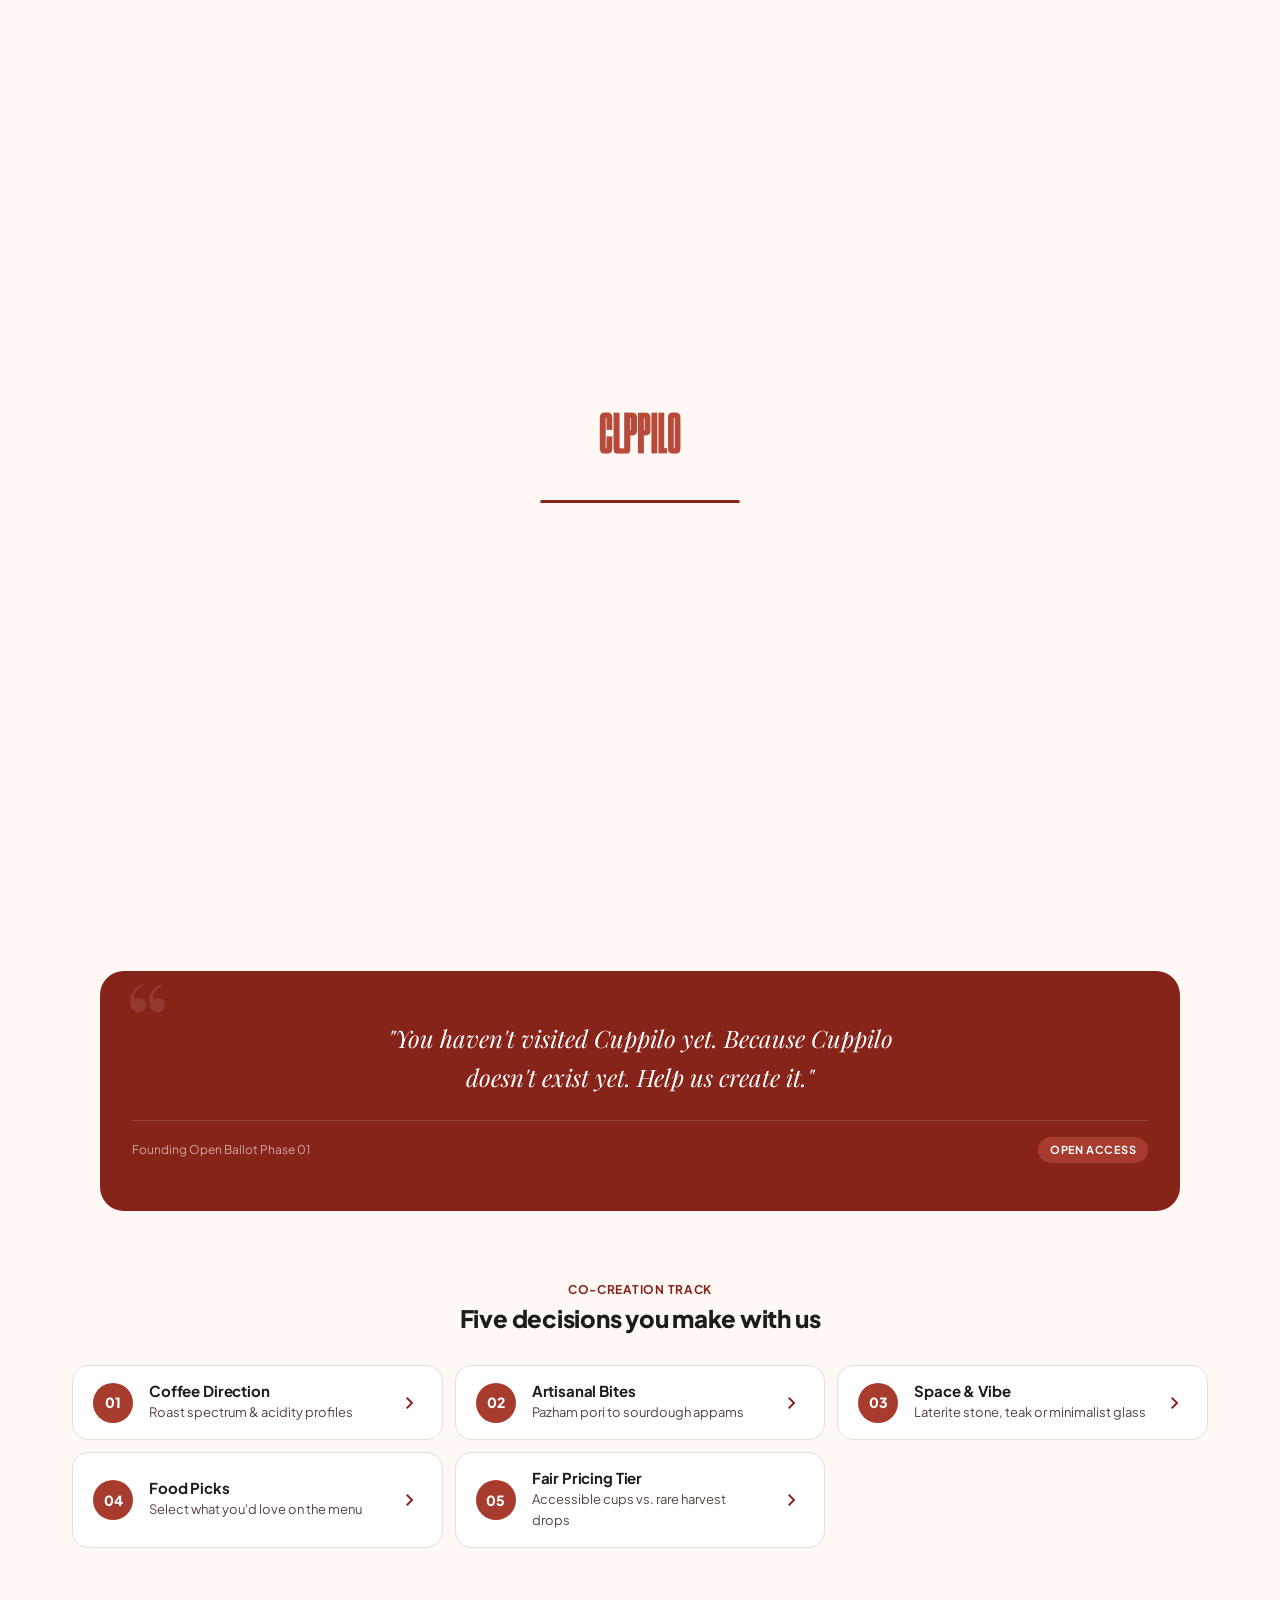
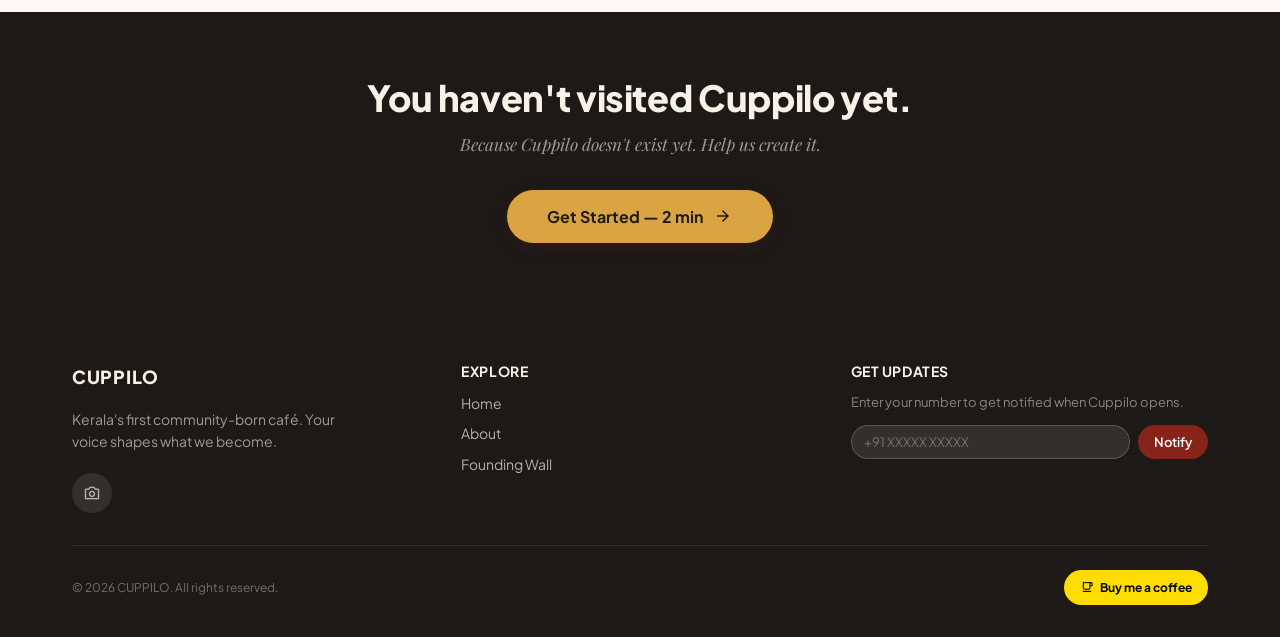
<file: ambiance.html>
<!DOCTYPE html>
<html><head><meta charset="utf-8"/><meta http-equiv="refresh" content="0;url=index.html"/><title>CUPPILO — Redirecting</title></head><body><script>window.location.href='index.html';</script><p>Redirecting to <a href="index.html">CUPPILO</a>...</p></body></html>
</file>
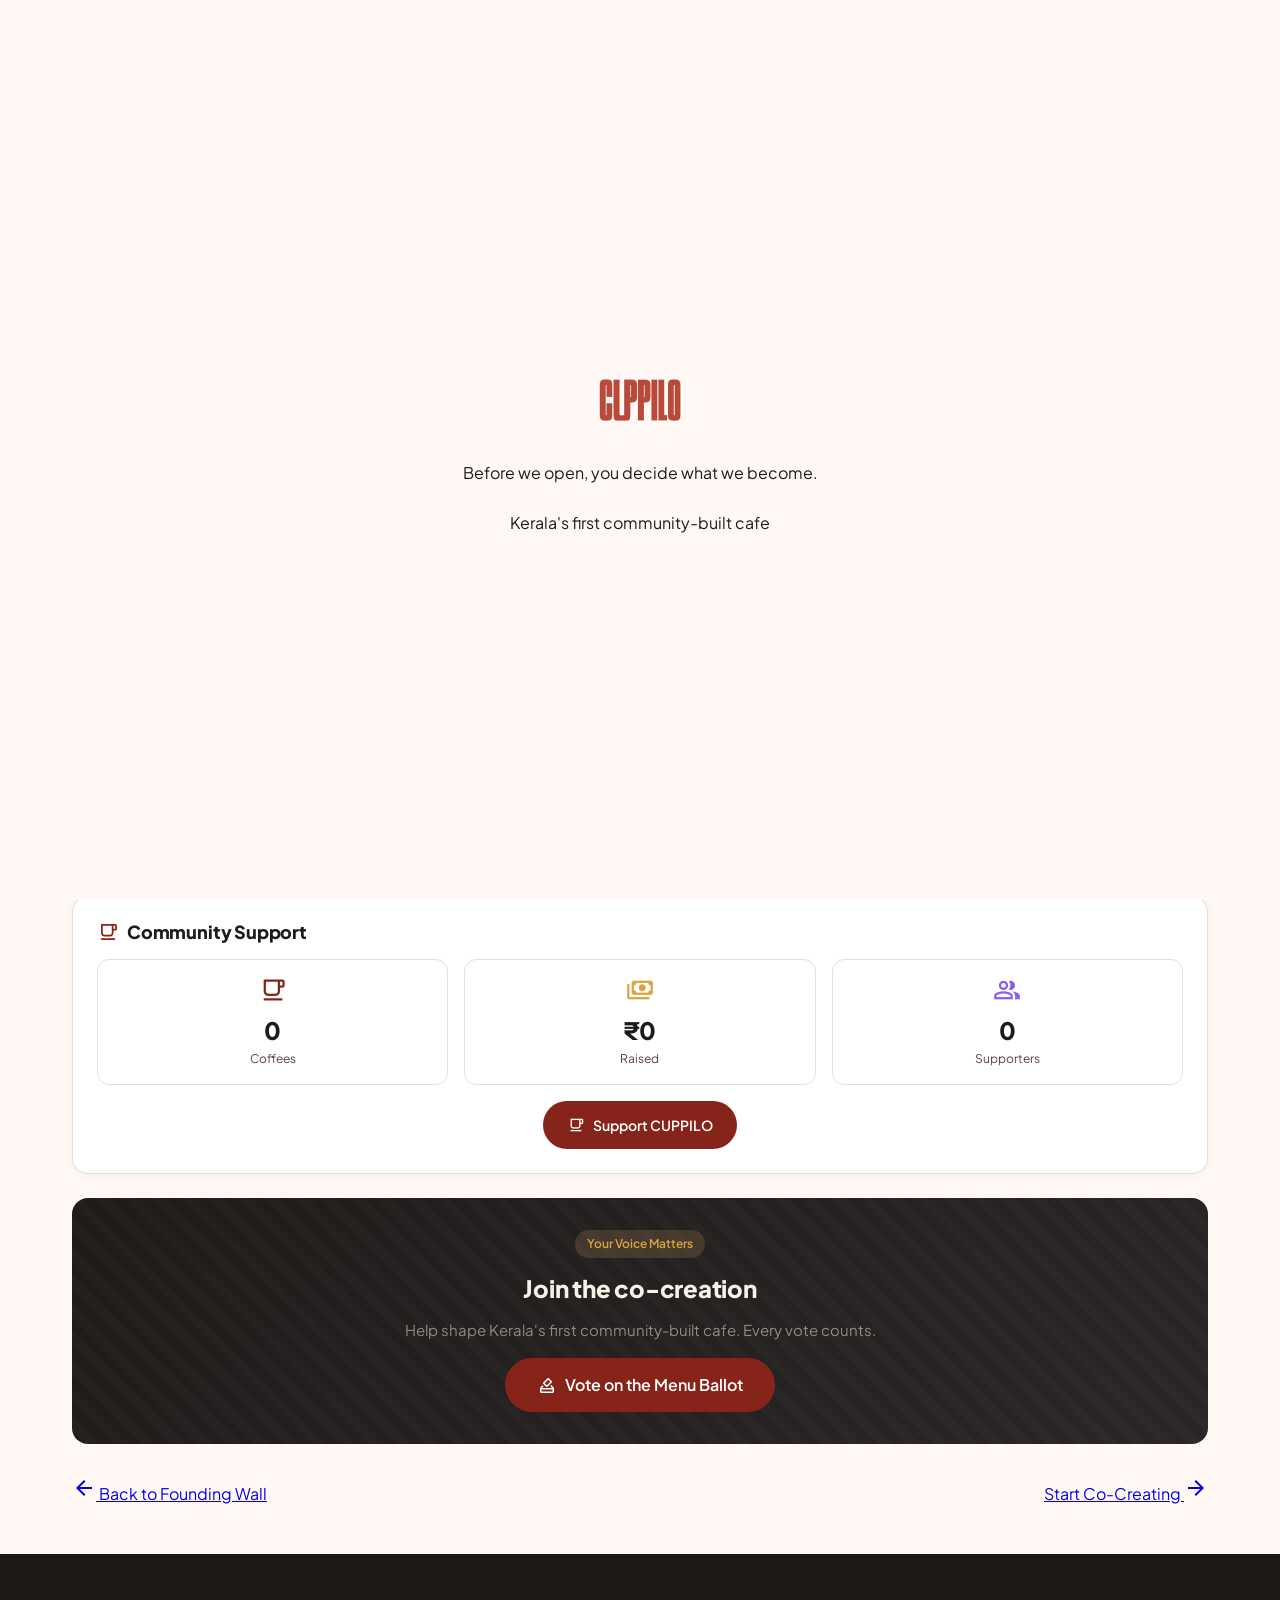
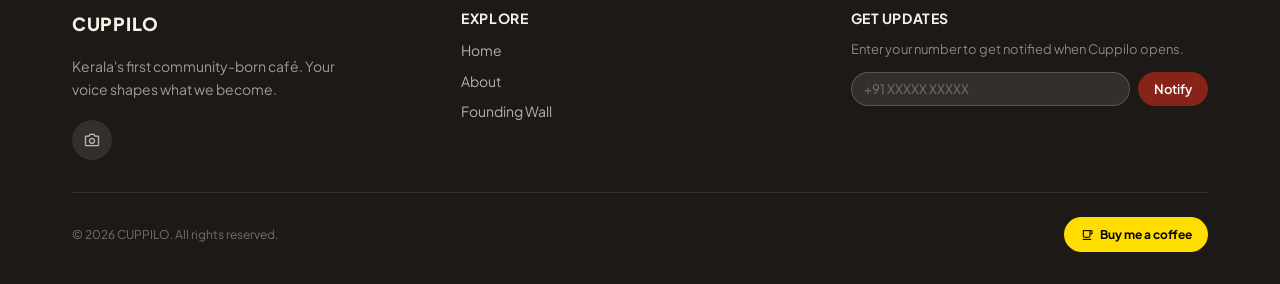
<file: community-results.html>
<!DOCTYPE html>
<html lang="en" data-theme="light" data-lang="en">
<head>
  <meta charset="utf-8"/>
  <meta content="width=device-width, initial-scale=1.0" name="viewport"/>
  <title>Community Results — CUPPILO | What Kerala Is Choosing</title>
  <meta name="description" content="See live co-creation results on menu, ambiance, and community support. Real data from real people."/>
  <meta name="robots" content="index, follow">
  <link rel="canonical" href="https://cuppilo.in/community-results.html"/>
  <meta name="theme-color" content="#A93B2B">
  <meta name="apple-mobile-web-app-capable" content="yes">
  <meta name="apple-mobile-web-app-status-bar-style" content="black-translucent">
  <link rel="icon" type="image/png" href="img/logo.png">
  <meta property="og:type" content="website">
  <meta property="og:url" content="https://cuppilo.in/community-results.html">
  <meta property="og:title" content="Community Results — CUPPILO | What Kerala Is Choosing">
  <meta property="og:description" content="See live co-creation results on menu, ambiance, and community support. Real data from real people.">
  <meta property="og:image" content="https://cuppilo.in/img/logo-en-light.png">
  <meta property="og:site_name" content="CUPPILO">
  <meta property="og:locale" content="en_IN">
  <meta name="twitter:card" content="summary_large_image">
  <meta name="twitter:title" content="Community Results — CUPPILO | What Kerala Is Choosing">
  <meta name="twitter:description" content="See live co-creation results on menu, ambiance, and community support. Real data from real people.">
  <meta name="twitter:image" content="https://cuppilo.in/img/logo-en-light.png">
  <link href="https://fonts.googleapis.com" rel="preconnect"/>
  <link crossorigin="" href="https://fonts.gstatic.com" rel="preconnect"/>
  <link href="https://fonts.googleapis.com/css2?family=Newsreader:ital,opsz,wght@0,6..72,400..600;1,6..72,400&family=Plus+Jakarta+Sans:wght@400;500;600;700;800&display=swap" rel="stylesheet"/>
  <link href="https://fonts.googleapis.com/css2?family=Material+Symbols+Outlined:opsz,wght,FILL,GRAD@20..48,100..700,0..1,-50..200" rel="stylesheet"/>
  <link href="css/styles.css" rel="stylesheet"/>
  <script type="application/ld+json">
  {
    "@context": "https://schema.org",
    "@type": "WebPage",
    "name": "Community Results — CUPPILO | What Kerala Is Choosing",
    "description": "See live co-creation results on menu, ambiance, and community support. Real data from real people.",
    "url": "https://cuppilo.in/community-results.html",
    "isPartOf": {
      "@type": "WebSite",
      "name": "CUPPILO",
      "url": "https://cuppilo.in"
    }
  }
  </script>
  <style>
    .results-header{text-align:center;padding:2rem 0 1.5rem}
    .results-pill{display:inline-flex;align-items:center;gap:.375rem;background:rgba(200,157,92,.15);padding:.375rem .875rem;border-radius:9999px;font-size:.75rem;font-weight:600;color:var(--brass);margin-bottom:1rem}
    .results-pill .dot{width:8px;height:8px;border-radius:50%;background:var(--success);animation:pulse 2s infinite}
    .results-title{font-family:'Newsreader',serif;font-size:clamp(1.75rem,4vw,2.75rem);font-weight:800;letter-spacing:-.02em;color:var(--charcoal);margin-bottom:.5rem;line-height:1.2}
    .results-subtitle{font-size:1rem;color:var(--on-sv);max-width:36rem;margin:0 auto;line-height:1.6}
    .stat-grid{display:grid;grid-template-columns:1fr;gap:1rem;margin-bottom:2rem}
    @media(min-width:640px){.stat-grid{grid-template-columns:repeat(2,1fr)}}
    @media(min-width:1024px){.stat-grid{grid-template-columns:repeat(4,1fr)}}
    .stat-card{background:var(--bg-card);border:1px solid var(--muted);border-radius:1rem;padding:1.25rem;text-align:center;box-shadow:var(--shadow);transition:all .3s}
    .stat-card:hover{box-shadow:var(--shadow-lg);transform:translateY(-2px)}
    .stat-icon{width:48px;height:48px;border-radius:.75rem;display:flex;align-items:center;justify-content:center;margin:0 auto .75rem}
    .stat-value{font-size:2rem;font-weight:800;line-height:1}
    .stat-label{font-size:.8125rem;color:var(--on-sv);margin-top:.375rem}
    .stat-sub{font-size:.6875rem;color:var(--on-sv);margin-top:.25rem;font-style:italic}
    .result-section{background:var(--bg-card);border:1px solid var(--muted);border-radius:1rem;padding:1.5rem;margin-bottom:1.5rem;box-shadow:var(--shadow)}
    .result-section-header{display:flex;align-items:center;gap:.5rem;margin-bottom:1rem}
    .result-section-header .material-symbols-outlined{color:var(--primary);font-size:22px}
    .result-section-header h2{font-size:1.125rem;font-weight:800;color:var(--charcoal)}
    .result-bar-row{display:flex;align-items:center;gap:.75rem;margin-bottom:.75rem}
    .result-bar-label{font-size:.8125rem;font-weight:600;color:var(--charcoal);min-width:120px}
    .result-bar-track{flex:1;height:8px;background:var(--muted);border-radius:9999px;overflow:hidden}
    .result-bar-fill{height:100%;border-radius:9999px;transition:width .6s ease}
    .result-bar-pct{font-size:.8125rem;font-weight:700;color:var(--primary);min-width:40px;text-align:right}
    .result-bar-count{font-size:.6875rem;color:var(--on-sv);min-width:50px}
    .result-empty{text-align:center;padding:2rem 1rem;color:var(--on-sv);font-size:.875rem}
    .cta-banner{background:linear-gradient(135deg,var(--charcoal) 0%,#2a2627 100%);border-radius:1rem;padding:2rem;text-align:center;color:var(--cream);position:relative;overflow:hidden}
    .cta-banner::before{content:'';position:absolute;inset:0;background:repeating-linear-gradient(45deg,transparent,transparent 10px,rgba(255,255,255,.02) 10px,rgba(255,255,255,.02) 20px)}
    .cta-banner-inner{position:relative;z-index:1;display:flex;flex-direction:column;align-items:center;gap:1rem}
    .cta-banner-tag{display:inline-flex;align-items:center;padding:.25rem .75rem;border-radius:9999px;font-size:.75rem;font-weight:600;background:rgba(200,157,92,.2);color:var(--brass)}
    @keyframes pulse{0%,100%{opacity:1}50%{opacity:.4}}
  </style>
</head>
<body>

  <div class="splash-screen" id="splash-screen">
    <img src="img/logo-en-light.png" alt="CUPPILO" class="splash-logo">
    <div class="splash-text" data-en="Before we open, you decide what we become." data-ml="തുറക്കുന്നതിന് മുമ്പ്, നിങ്ങൾ നിർണ്ണയിക്കുന്നു നമ്മൾ എന്താകണമെന്ന്.">Before we open, you decide what we become.</div>
    <div class="splash-sub" data-en="Kerala's first community-built cafe" data-ml="കേരളത്തിലെ ആദ്യ കമ്മ്യൂണിറ്റി-നിർമ്മിച്ച കഫേ">Kerala's first community-built cafe</div>
  </div>
  <div class="name-card-overlay" id="name-card-overlay">
    <div class="name-card">
      <div id="name-card-form">
        <h2 data-en="Welcome to CUPPILO" data-ml="കപ്പിലോയിലേക്ക് സ്വാഗതം">Welcome to CUPPILO</h2>
        <p data-en="What should we call you?" data-ml="നിങ്ങളെ എന്താണ് വിളിക്കേണ്ടത്?">What should we call you?</p>
        <input type="text" id="name-card-input" class="input" placeholder="Your name" maxlength="30" onkeydown="if(event.key==='Enter')submitName()">
        <button class="btn btn-primary" onclick="submitName()" data-en="Get Started" data-ml="ആരംഭിക്കുക">Get Started</button>
        <p style="font-size:.75rem;color:var(--on-sv);margin-top:.75rem" data-en="No login required. 100% free. Takes 2 minutes." data-ml="ലോഗിൻ ആവശ്യമില്ല. 100% സൗജന്യം. 2 മിനിറ്റ് മതി.">No login required. 100% free. Takes 2 minutes.</p>
      </div>
      <div id="name-card-success" style="display:none;text-align:center">
        <span class="material-symbols-outlined" style="font-size:48px;color:var(--brass)">emoji_events</span>
        <h2 style="margin-top:.5rem" data-en="You're part of CUPPILO" data-ml="നിങ്ങൾ CUPPILO-യുടെ ഭാഗമാണ്">You're part of CUPPILO</h2>
        <p style="font-size:.875rem;color:var(--on-sv);margin-bottom:.5rem" data-en="You were here before the first cup." data-ml="ആദ്യത്തെ കപ്പിന് മുമ്പ് നിങ്ങൾ ഇവിടെ ഉണ്ടായിരുന്നു.">You were here before the first cup.</p>
        <div style="background:var(--surface-h);padding:.75rem 1.5rem;border-radius:.5rem;margin-bottom:1rem">
          <span style="font-size:.6875rem;font-weight:600;text-transform:uppercase;letter-spacing:.06em;color:var(--on-sv)" data-en="Founding Guest" data-ml="സ്ഥാപക അതിഥി">Founding Guest</span>
          <div id="founding-guest-number" style="font-size:1.5rem;font-weight:800;color:var(--primary);font-family:monospace">#00001</div>
        </div>
        <button class="btn btn-primary" onclick="document.getElementById('name-card-overlay').classList.remove('active')" data-en="Start Exploring" data-ml="എക്സ്പ്ലോർ ചെയ്യാൻ തുടങ്ങുക">Start Exploring</button>
      </div>
    </div>
  </div>

  <nav class="navbar" id="navbar"></nav>

  <main style="padding-bottom:3rem">
    <div class="container">

      <section class="results-header">
        <div class="results-pill">
          <span class="dot"></span>
          <span class="material-symbols-outlined" style="font-size:14px">radio_button_checked</span>
          <span data-en="Live Results" data-ml="ലൈവ് ഫലങ്ങൾ">Live Results</span>
        </div>
        <h1 class="results-title" data-en="What Kerala Is Choosing" data-ml="കേരളം എന്താണ് തിരഞ്ഞെടുക്കുന്നത്">What Kerala Is Choosing</h1>
        <p class="results-subtitle" data-en="Real-time co-creation data from the CUPPILO community." data-ml="CUPPILO കമ്മ്യൂണിറ്റിയിൽ നിന്നുള്ള തത്സമയ കോ-ക്രിയേഷൻ ഡാറ്റ.">Real-time co-creation data from the CUPPILO community.</p>
      </section>

      <section class="stat-grid">
        <div class="stat-card">
          <div class="stat-icon" style="background:rgba(169,59,43,.1);color:var(--primary)">
            <span class="material-symbols-outlined">group</span>
          </div>
          <div class="stat-value" style="color:var(--primary)" id="stat-participants">0</div>
          <div class="stat-label" data-en="Total Participants" data-ml="ആകെ പങ്കെടുക്കുന്നവർ">Total Participants</div>
        </div>
        <div class="stat-card">
          <div class="stat-icon" style="background:rgba(200,157,92,.15);color:var(--brass)">
            <span class="material-symbols-outlined">local_cafe</span>
          </div>
          <div class="stat-value" style="color:var(--brass);font-size:1.25rem" id="stat-top-menu">&mdash;</div>
          <div class="stat-label" data-en="Top Menu Item" data-ml="ടോപ്പ് മെനു ഐറം">Top Menu Item</div>
          <div class="stat-sub" id="stat-top-menu-votes" data-en="Awaiting votes" data-ml="വോട്ടുകൾ കാത്തിരിക്കുന്നു">Awaiting votes</div>
        </div>
        <div class="stat-card">
          <div class="stat-icon" style="background:rgba(45,106,79,.1);color:var(--success)">
            <span class="material-symbols-outlined">palette</span>
          </div>
          <div class="stat-value" style="color:var(--success);font-size:1.25rem" id="stat-ambiance">&mdash;</div>
          <div class="stat-label" data-en="Top Ambiance" data-ml="ടോപ്പ് അന്തരീക്ഷം">Top Ambiance</div>
          <div class="stat-sub" id="stat-ambiance-votes" data-en="Awaiting votes" data-ml="വോട്ടുകൾ കാത്തിരിക്കുന്നു">Awaiting votes</div>
        </div>
        <div class="stat-card">
          <div class="stat-icon" style="background:rgba(139,92,246,.1);color:#8b5cf6">
            <span class="material-symbols-outlined">payments</span>
          </div>
          <div class="stat-value" style="color:#8b5cf6" id="stat-avg-price">₹0</div>
          <div class="stat-label" data-en="Avg. Coffee Price" data-ml="ശരാശരി കാപ്പി വില">Avg. Coffee Price</div>
          <div class="stat-sub" id="stat-avg-tea" data-en="Tea: ₹0" data-ml="ചായ: ₹0">Tea: ₹0</div>
        </div>
      </section>

      <section class="result-section">
        <div class="result-section-header">
          <span class="material-symbols-outlined">restaurant</span>
          <h2 data-en="Menu Item Votes" data-ml="മെനു ഐറം വോട്ടുകൾ">Menu Item Votes</h2>
        </div>
        <div id="menu-bars">
          <div class="result-empty" data-en="Loading menu results..." data-ml="മെനു ഫലങ്ങൾ ലോഡ് ചെയ്യുന്നു...">Loading menu results...</div>
        </div>
      </section>

      <section class="result-section">
        <div class="result-section-header">
          <span class="material-symbols-outlined">palette</span>
          <h2 data-en="Ambiance Votes" data-ml="അന്തരീക്ഷ വോട്ടുകൾ">Ambiance Votes</h2>
        </div>
        <div id="ambiance-bars">
          <div class="result-empty" data-en="Loading ambiance results..." data-ml="അന്തരീക്ഷ ഫലങ്ങൾ ലോഡ് ചെയ്യുന്നു...">Loading ambiance results...</div>
        </div>
      </section>

      <section class="result-section">
        <div class="result-section-header">
          <span class="material-symbols-outlined">local_cafe</span>
          <h2 data-en="Community Support" data-ml="കമ്മ്യൂണിറ്റി പിന്തുണ">Community Support</h2>
        </div>
        <div id="bmc-stats-bar" style="display:flex;gap:1rem;flex-wrap:wrap;margin-bottom:1rem">
          <div style="flex:1;min-width:120px;background:var(--bg-card);border:1px solid var(--muted);border-radius:.75rem;padding:1rem;text-align:center">
            <div class="material-symbols-outlined" style="color:var(--primary);font-size:28px">local_cafe</div>
            <div id="bmc-coffees" style="font-size:1.5rem;font-weight:800;color:var(--charcoal)">0</div>
            <div style="font-size:.75rem;color:var(--on-sv)" data-en="Coffees" data-ml="കാപ്പികൾ">Coffees</div>
          </div>
          <div style="flex:1;min-width:120px;background:var(--bg-card);border:1px solid var(--muted);border-radius:.75rem;padding:1rem;text-align:center">
            <div class="material-symbols-outlined" style="color:var(--brass);font-size:28px">payments</div>
            <div id="bmc-amount" style="font-size:1.5rem;font-weight:800;color:var(--charcoal)">₹0</div>
            <div style="font-size:.75rem;color:var(--on-sv)" data-en="Raised" data-ml="ഉയർത്തി">Raised</div>
          </div>
          <div style="flex:1;min-width:120px;background:var(--bg-card);border:1px solid var(--muted);border-radius:.75rem;padding:1rem;text-align:center">
            <div class="material-symbols-outlined" style="color:#8b5cf6;font-size:28px">people</div>
            <div id="bmc-supporters" style="font-size:1.5rem;font-weight:800;color:var(--charcoal)">0</div>
            <div style="font-size:.75rem;color:var(--on-sv)" data-en="Supporters" data-ml="പിന്തുണക്കാർ">Supporters</div>
          </div>
        </div>
        <div style="text-align:center">
          <a href="support.html" class="btn btn-primary" style="padding:.75rem 1.5rem">
            <span class="material-symbols-outlined" style="font-size:18px">local_cafe</span>
            <span data-en="Support CUPPILO" data-ml="CUPPILO-യെ പിന്തുണയ്ക്കുക">Support CUPPILO</span>
          </a>
        </div>
      </section>

      <section class="cta-banner" style="margin-top:1rem">
        <div class="cta-banner-inner">
          <span class="cta-banner-tag" data-en="Your Voice Matters" data-ml="നിങ്ങളുടെ ശബ്ദം പ്രധാനമാണ്">Your Voice Matters</span>
          <h2 style="font-size:1.5rem;font-weight:800;color:var(--cream)" data-en="Join the co-creation" data-ml="കോ-ക്രിയേഷനിൽ ചേരുക">Join the co-creation</h2>
          <p style="font-size:.9375rem;color:rgba(247,244,235,.5);max-width:32rem" data-en="Help shape Kerala's first community-built cafe. Every vote counts." data-ml="കേരളത്തിലെ ആദ്യ കമ്മ്യൂണിറ്റി-നിർമ്മിച്ച കഫേ രൂപപ്പെടുത്താൻ സഹായിക്കുക. ഓരോ വോട്ടും കണക്കാണ്.">Help shape Kerala's first community-built cafe. Every vote counts.</p>
          <a href="menu-ballot.html" class="btn btn-primary" style="padding:.875rem 2rem;font-size:1rem">
            <span class="material-symbols-outlined" style="font-size:20px">how_to_vote</span>
            <span data-en="Vote on the Menu Ballot" data-ml="മെനു ബാലറ്റിൽ വോട്ട് ചെയ്യുക">Vote on the Menu Ballot</span>
          </a>
        </div>
      </section>

      <div style="display:flex;justify-content:space-between;align-items:center;margin-top:2rem">
        <a href="founding-wall.html" class="nav-back">
          <span class="material-symbols-outlined">arrow_back</span>
          <span data-en="Back to Founding Wall" data-ml="സ്ഥാപക മതിലിലേക്ക് മടങ്ങുക">Back to Founding Wall</span>
        </a>
        <a href="menu-ballot.html" class="nav-next">
          <span data-en="Start Co-Creating" data-ml="കോ-ക്രിയേഷൻ ആരംഭിക്കുക">Start Co-Creating</span>
          <span class="material-symbols-outlined">arrow_forward</span>
        </a>
      </div>

    </div>
  </main>

  <footer class="footer" id="footer"></footer>

  <script src="js/supabase-config.js"></script>
  <script src="js/shared.js"></script>
  <script>
    var menuNames = {
      'cold-brew': 'Cold Brew', 'filter-kaapi': 'Filter Kaapi', 'masala-chai': 'Masala Chai',
      'affogato': 'Affogato', 'banana-cake': 'Banana Cake', 'kadala-curry': 'Kadala Curry',
      'appa': 'Appam', 'pazham-pori': 'Pazham Pori', 'bread-toast': 'Bread Toast',
      'avial-wrap': 'Avial Wrap'
    };
    var vibeNames = { A: 'Kerala Heritage', B: 'Earth & Clay', C: 'Modern Tropical Minimal', D: 'Late Night Acoustic' };

    document.addEventListener('DOMContentLoaded', function() {
      initPage('results');
      loadResults();
    });

    async function loadResults() {
      await Promise.all([
        loadParticipantsCount(),
        loadMenuTally(),
        loadVibeTally(),
        loadPricingStats(),
        loadBmcStats()
      ]);
    }

    async function loadParticipantsCount() {
      try {
        var result = await sbSelect('user_profiles', '*');
        var count = (result && Array.isArray(result)) ? result.length : 0;
        document.getElementById('stat-participants').textContent = count;
      } catch (e) { console.error('Participants count error:', e); }
    }

    async function loadMenuTally() {
      try {
        var data = await sbSelect('menu_votes', '*');
        var arr = (data && Array.isArray(data)) ? data : [];
        if (arr.length === 0) {
          document.getElementById('menu-bars').innerHTML = '<div class="result-empty">No menu votes yet — be the first to vote!</div>';
          return;
        }
        var tally = {};
        arr.forEach(function(v) {
          var item = v.item_id || v.item || v.menu_item || v.name || 'Unknown';
          if (!tally[item]) tally[item] = 0;
          tally[item]++;
        });
        var items = Object.keys(tally).map(function(k) {
          return { name: menuNames[k] || k, votes: tally[k] };
        }).sort(function(a, b) { return b.votes - a.votes; });
        var totalVotes = items.reduce(function(s, i) { return s + i.votes; }, 0);
        var topItem = items[0];
        if (topItem) {
          document.getElementById('stat-top-menu').textContent = topItem.name;
          document.getElementById('stat-top-menu-votes').textContent = topItem.votes + ' votes (' + (totalVotes > 0 ? Math.round(topItem.votes / totalVotes * 100) : 0) + '%)';
        }
        var barsHtml = items.map(function(item) {
          var pct = totalVotes > 0 ? Math.round(item.votes / totalVotes * 100) : 0;
          return '<div class="result-bar-row">' +
            '<span class="result-bar-label">' + item.name + '</span>' +
            '<span class="result-bar-count">' + item.votes + ' votes</span>' +
            '<div class="result-bar-track"><div class="result-bar-fill" style="width:' + pct + '%;background:var(--primary)"></div></div>' +
            '<span class="result-bar-pct">' + pct + '%</span></div>';
        }).join('');
        document.getElementById('menu-bars').innerHTML = barsHtml;
      } catch (e) { console.error('Menu tally error:', e); }
    }

    async function loadVibeTally() {
      try {
        var data = await sbSelect('ambiance_votes', '*');
        var arr = (data && Array.isArray(data)) ? data : [];
        if (arr.length === 0) {
          document.getElementById('ambiance-bars').innerHTML = '<div class="result-empty">No ambiance votes yet — be the first to vote!</div>';
          return;
        }
        var tally = {};
        arr.forEach(function(v) {
          var choice = v.choice || v.vibe || v.vibe_vote || v.option || 'Unknown';
          if (!tally[choice]) tally[choice] = 0;
          tally[choice]++;
        });
        var total = arr.length;
        var items = Object.keys(tally).map(function(k) {
          return { vibe_vote: k, vote_count: tally[k] };
        }).sort(function(a, b) { return b.vote_count - a.vote_count; });
        var top = items[0];
        var topPct = total > 0 ? Math.round(top.vote_count / total * 100) : 0;
        document.getElementById('stat-ambiance').textContent = vibeNames[top.vibe_vote] || top.vibe_vote;
        document.getElementById('stat-ambiance-votes').textContent = topPct + '% of votes (' + total + ' total)';
        var barsHtml = items.map(function(t) {
          var pct = total > 0 ? Math.round(t.vote_count / total * 100) : 0;
          var label = vibeNames[t.vibe_vote] || t.vibe_vote;
          var colors = { A: '#8B4513', B: 'var(--brass)', C: '#808080', D: '#8b5cf6' };
          var bg = colors[t.vibe_vote] || 'var(--primary)';
          return '<div class="result-bar-row">' +
            '<span class="result-bar-label">' + label + '</span>' +
            '<span class="result-bar-count">' + t.vote_count + ' votes</span>' +
            '<div class="result-bar-track"><div class="result-bar-fill" style="width:' + pct + '%;background:' + bg + '"></div></div>' +
            '<span class="result-bar-pct">' + pct + '%</span></div>';
        }).join('');
        document.getElementById('ambiance-bars').innerHTML = barsHtml;
      } catch (e) { console.error('Vibe tally error:', e); }
    }

    async function loadPricingStats() {
      try {
        var data = await sbSelect('price_suggestions', '*');
        var arr = (data && Array.isArray(data)) ? data : [];
        if (arr.length > 0) {
          var coffeePrices = arr.map(function(r) { return r.price_coffee || r.coffee_price || r.coffee; }).filter(function(v) { return v && !isNaN(v); });
          var teaPrices = arr.map(function(r) { return r.price_tea || r.tea_price || r.tea || r.price_chaya; }).filter(function(v) { return v && !isNaN(v); });
          var avgCoffee = coffeePrices.length > 0 ? coffeePrices.reduce(function(a, b) { return a + b; }, 0) / coffeePrices.length : 60;
          var avgTea = teaPrices.length > 0 ? teaPrices.reduce(function(a, b) { return a + b; }, 0) / teaPrices.length : 20;
          document.getElementById('stat-avg-price').textContent = '\u20B9' + Math.round(avgCoffee);
          document.getElementById('stat-avg-tea').textContent = 'Tea: \u20B9' + Math.round(avgTea);
        }
      } catch (e) { console.error('Pricing stats error:', e); }
    }

    async function loadBmcStats() {
      try {
        var stats = await sbSelect('bmc_stats', '*');
        if (stats && stats.length > 0) {
          document.getElementById('bmc-coffees').textContent = stats[0].total_coffees || 0;
          document.getElementById('bmc-amount').textContent = '\u20B9' + (stats[0].total_amount || 0);
          document.getElementById('bmc-supporters').textContent = stats[0].unique_supporters || 0;
        }
      } catch (e) { console.log('BMC stats skipped:', e); }
    }
  </script>

</body>
</html>
</file>
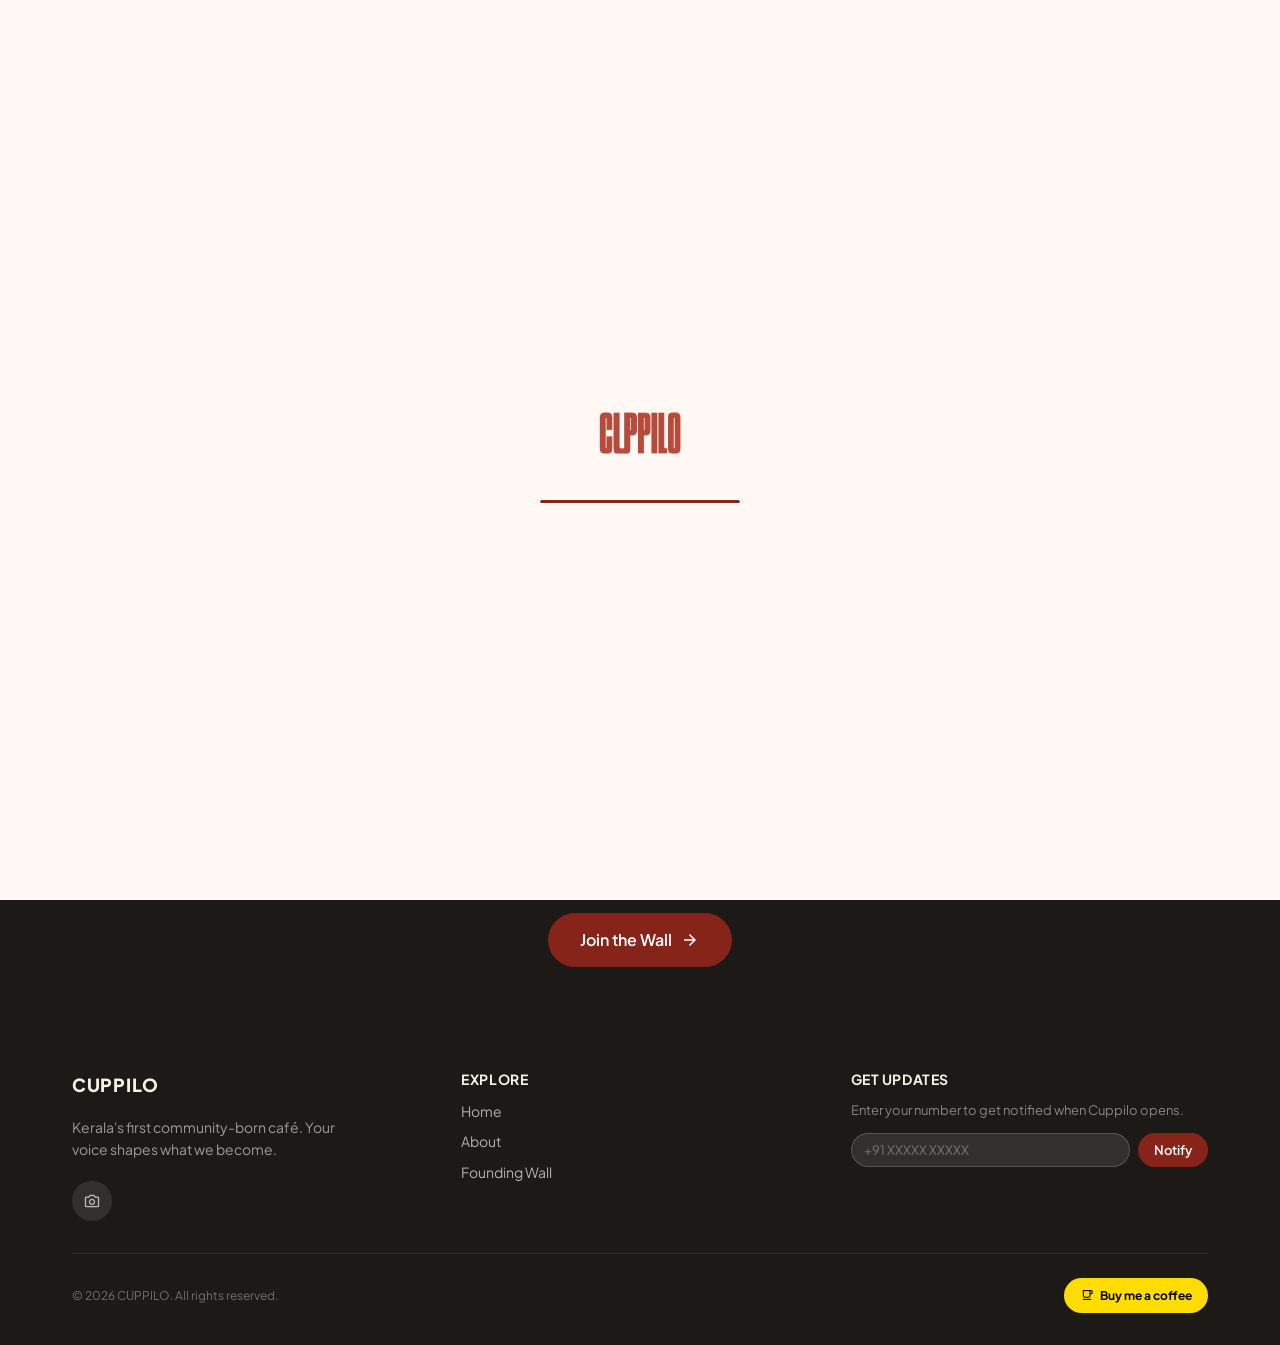
<file: founding-wall.html>
<!DOCTYPE html>
<html lang="en" data-theme="light" data-lang="en">
<head>
  <meta charset="utf-8"/>
  <meta name="viewport" content="width=device-width, initial-scale=1.0, viewport-fit=cover"/>
  <title>Founding Wall — CUPPILO</title>
  <meta name="description" content="The people who helped build Cuppilo before the first cup."/>
  <meta name="robots" content="index, follow"/>
  <link rel="canonical" href="https://cuppilo.in/founding-wall.html"/>
  <meta name="theme-color" content="#872419"/>
  <link rel="icon" type="image/svg+xml" href="img/favicon.svg"/>
  <meta property="og:type" content="website"/>
  <meta property="og:url" content="https://cuppilo.in/founding-wall.html"/>
  <meta property="og:title" content="Founding Wall — CUPPILO"/>
  <meta property="og:description" content="The people who helped build Cuppilo before the first cup."/>
  <meta property="og:site_name" content="CUPPILO"/>
  <meta name="twitter:card" content="summary"/>
  <link rel="preconnect" href="https://fonts.googleapis.com"/>
  <link rel="preconnect" href="https://fonts.gstatic.com" crossorigin/>
  <link href="https://fonts.googleapis.com/css2?family=Playfair+Display:ital,wght@0,400;0,500;0,600;1,400&family=Plus+Jakarta+Sans:wght@400;500;600;700;800&display=swap" rel="stylesheet"/>
  <link href="https://fonts.googleapis.com/css2?family=Material+Symbols+Outlined:opsz,wght,FILL,GRAD@20..48,100..700,0..1,-50..200" rel="stylesheet"/>
  <link rel="stylesheet" href="css/styles.css"/>
  <style>
    .wall-hero{text-align:center;padding:3rem 1rem 2rem}
    .wall-badge{display:inline-flex;align-items:center;gap:.375rem;background:rgba(135,36,25,.08);padding:.375rem .875rem;border-radius:9999px;font-size:.75rem;font-weight:600;color:var(--primary);margin-bottom:1rem}
    .wall-badge .dot{width:8px;height:8px;border-radius:50%;background:var(--primary);animation:pulse 2s infinite}
    .wall-title{font-size:clamp(1.75rem,4vw,2.5rem);font-weight:800;color:var(--charcoal);margin-bottom:.5rem}
    .wall-sub{font-size:1rem;color:var(--on-sv);max-width:28rem;margin:0 auto}
    .wall-count{text-align:center;margin:1.5rem 0}
    .wall-count-num{font-size:3rem;font-weight:800;color:var(--primary);line-height:1}
    .wall-count-label{font-size:.8125rem;color:var(--on-sv);margin-top:.25rem}
    .wall-grid{display:grid;grid-template-columns:repeat(auto-fill,minmax(240px,1fr));gap:.75rem;padding:0 1rem 3rem;max-width:800px;margin:0 auto}
    .wall-person{display:flex;align-items:center;gap:.75rem;background:var(--surface-card);border:1.5px solid var(--muted);border-radius:1rem;padding:1rem;transition:all .2s}
    .wall-person:hover{box-shadow:var(--shadow);transform:translateY(-1px)}
    .wall-person.highlighted{border-color:var(--brass);box-shadow:0 0 0 3px rgba(217,164,65,.3);background:var(--surface-l)}
    .wall-avatar{width:40px;height:40px;border-radius:50%;background:var(--primary-container);color:var(--on-p);display:flex;align-items:center;justify-content:center;font-size:.8125rem;font-weight:700;flex-shrink:0}
    .wall-info{flex:1;min-width:0}
    .wall-name{font-size:.875rem;font-weight:700;color:var(--on-s);white-space:nowrap;overflow:hidden;text-overflow:ellipsis}
    .wall-guest{font-size:.75rem;font-weight:600;color:var(--primary)}
    .wall-empty{text-align:center;padding:4rem 1rem}
    .wall-empty .material-symbols-outlined{font-size:48px;color:var(--on-sv);opacity:.3;margin-bottom:.75rem;display:block}
    .wall-empty p{font-size:.9375rem;color:var(--on-sv)}
    .wall-bottom{text-align:center;padding:3rem 0;background:var(--surface-dark);color:var(--cream)}
    .wall-bottom h2{font-size:1.5rem;font-weight:800;margin-bottom:.5rem}
    .wall-bottom p{font-family:'Playfair Display',serif;font-style:italic;color:rgba(247,241,235,.6);margin-bottom:1.5rem}
    @keyframes pulse{0%,100%{opacity:1}50%{opacity:.4}}
  </style>
</head>
<body>

  <div class="splash-screen" id="splash-screen">
    <div class="splash-logo-wrap">
      <img class="splash-logo" src="img/logo-en-light.png" alt="CUPPILO" id="splash-logo">
    </div>
    <div class="splash-progress"><div class="splash-progress-fill"></div></div>
  </div>
  <div class="name-card-overlay" id="name-card-overlay">
    <div class="name-card">
      <span class="material-symbols-outlined" style="font-size:40px;color:var(--primary);margin-bottom:.75rem">waving_hand</span>
      <h2 data-en="Welcome to CUPPILO" data-ml="CUPPILO-യിലേക്ക് സ്വാഗതം">Welcome to CUPPILO</h2>
      <p data-en="What should we call you?" data-ml="നിങ്ങളെ എന്താണ് വിളിക്കേണ്ടത്?">What should we call you?</p>
      <input type="text" id="name-card-input" class="input" placeholder="Your name" maxlength="30" onkeydown="if(event.key==='Enter')submitName()">
      <button class="btn btn-primary" onclick="submitName()" data-en="Get Started" data-ml="ആരംഭിക്കുക">Get Started</button>
    </div>
  </div>

  <nav class="navbar" id="navbar"></nav>

  <main>
    <section class="wall-hero">
      <div class="wall-badge"><span class="dot"></span> <span data-en="Live Wall" data-ml="ലൈവ് മതിൽ">Live Wall</span></div>
      <h1 class="wall-title" data-en="Founding Wall" data-ml="സ്ഥാപക മതിൽ">Founding Wall</h1>
      <p class="wall-sub" data-en="These people helped build Cuppilo before the first cup." data-ml="ആദ്യ കപ്പിന് മുമ്പ് ഇവർ CUPPILO നിർമ്മിക്കാൻ സഹായിച്ചു.">These people helped build Cuppilo before the first cup.</p>
    </section>

    <div class="wall-count">
      <div class="wall-count-num" id="wall-total">0</div>
      <div class="wall-count-label" data-en="Founding Guests" data-ml="സ്ഥാപക അതിഥികൾ">Founding Guests</div>
    </div>

    <div class="wall-grid" id="wall-grid">
      <div class="wall-empty" id="wall-empty">
        <span class="material-symbols-outlined">group</span>
        <p data-en="No founding guests yet. Be the first!" data-ml="ഇപ്പോൾ ഒരു സ്ഥാപക അതിഥിയുമില്ല. ആദ്യത്തെ ആൾ ആകൂ!">No founding guests yet. Be the first!</p>
        <a href="index.html" class="btn btn-primary" style="margin-top:1rem">
          <span data-en="Get Started" data-ml="ആരംഭിക്കുക">Get Started</span>
          <span class="material-symbols-outlined" style="font-size:18px">arrow_forward</span>
        </a>
      </div>
    </div>

    <section class="wall-bottom">
      <div class="container">
        <h2 data-en="You haven't visited Cuppilo yet." data-ml="നിങ്ങൾ ഇതുവരെ CUPPILO സന്ദർശിച്ചിട്ടില്ല.">You haven't visited Cuppilo yet.</h2>
        <p data-en="Because Cuppilo doesn't exist yet. Help us create it." data-ml="കാരണം CUPPILO ഇപ്പോൾ നിലവിലില്ല. അത് സൃഷ്ടിക്കാൻ സഹായിക്കൂ.">Because Cuppilo doesn't exist yet. Help us create it.</p>
        <a href="index.html" class="btn btn-primary" style="padding:.875rem 2rem;font-size:1rem">
          <span data-en="Join the Wall" data-ml="മതിലിൽ ചേരുക">Join the Wall</span>
          <span class="material-symbols-outlined" style="font-size:20px">arrow_forward</span>
        </a>
      </div>
    </section>
  </main>

  <footer class="footer" id="footer"></footer>

  <script src="js/supabase-config.js"></script>
  <script src="js/shared.js"></script>
  <script>
    async function loadWall() {
      try {
        var data = await sbSelect('survey_responses', 'display_name,founding_guest_number,created_at');
        var arr = Array.isArray(data) ? data : [];
        arr.sort(function(a, b) { return (a.founding_guest_number || 0) - (b.founding_guest_number || 0); });
        document.getElementById('wall-total').textContent = arr.length;
        var grid = document.getElementById('wall-grid');
        var empty = document.getElementById('wall-empty');
        if (arr.length === 0) { empty.style.display = ''; return; }
        empty.style.display = 'none';
        var params = new URLSearchParams(window.location.search);
        var highlightGuest = parseInt(params.get('guest')) || 0;
        grid.innerHTML = arr.map(function(p) {
          var name = p.display_name || 'Anonymous';
          var initials = name.split(' ').map(function(w) { return w[0]; }).join('').substring(0, 2).toUpperCase();
          var num = p.founding_guest_number || 0;
          var numStr = '#' + String(num).padStart(5, '0');
          var isHighlighted = num === highlightGuest;
          return '<div class="wall-person' + (isHighlighted ? ' highlighted' : '') + '">' +
            '<div class="wall-avatar">' + initials + '</div>' +
            '<div class="wall-info"><div class="wall-name">' + name + '</div><div class="wall-guest">' + numStr + '</div></div>' +
            (isHighlighted ? '<span class="material-symbols-outlined" style="color:var(--brass);font-size:20px">bookmark</span>' : '') +
          '</div>';
        }).join('');
        if (highlightGuest) { setTimeout(function() { var el = document.querySelector('.wall-person.highlighted'); if (el) el.scrollIntoView({behavior:'smooth',block:'center'}); }, 500); }
      } catch (e) { console.error('Wall load error:', e); }
    }
    document.addEventListener('DOMContentLoaded', function() { initPage('wall'); loadWall(); });
  </script>
</body>
</html>
</file>
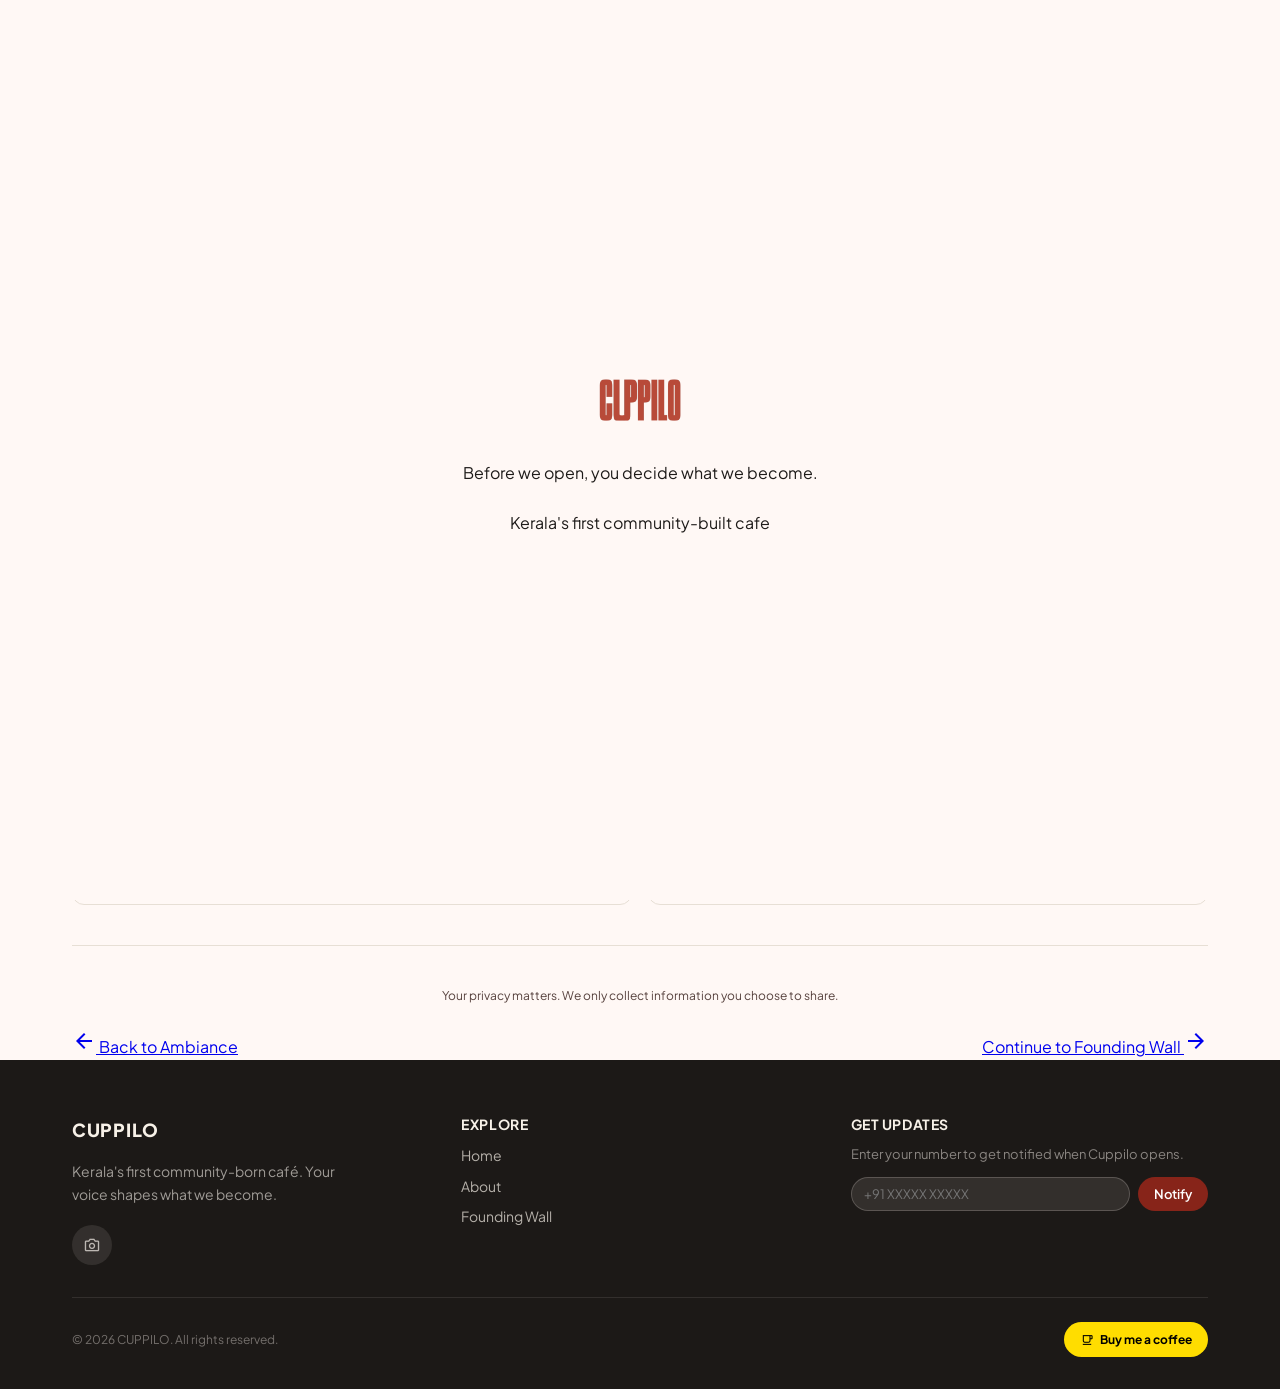
<file: pricing.html>
<!DOCTYPE html>
<html lang="en" data-theme="light" data-lang="en">
<head>
  <meta charset="utf-8"/>
  <meta name="viewport" content="width=device-width, initial-scale=1.0"/>
  <title>Support CUPPILO — Buy Me a Coffee</title>
  <meta name="description" content="Support CUPPILO's journey from idea to reality. Every coffee counts. Scan the QR or tap to support."/>
  <meta name="robots" content="index, follow"/>
  <link rel="canonical" href="https://cuppilo.in/pricing.html"/>
  <meta name="theme-color" content="#A93B2B"/>
  <link rel="icon" type="image/svg+xml" href="img/favicon.svg"/>
  <!-- Open Graph -->
  <meta property="og:type" content="website"/>
  <meta property="og:url" content="https://cuppilo.in/pricing.html"/>
  <meta property="og:title" content="Support CUPPILO — Buy Me a Coffee"/>
  <meta property="og:description" content="Support CUPPILO's journey from idea to reality. Every coffee counts."/>
  <meta property="og:image" content="https://cuppilo.in/img/logo-en-light.png"/>
  <meta property="og:site_name" content="CUPPILO"/>
  <meta property="og:locale" content="en_IN"/>
  <meta name="twitter:card" content="summary"/>
  <!-- Fonts -->
  <link rel="preconnect" href="https://fonts.googleapis.com"/>
  <link rel="preconnect" href="https://fonts.gstatic.com" crossorigin/>
  <link href="https://fonts.googleapis.com/css2?family=Newsreader:ital,opsz,wght@0,6..72,400..600;1,6..72,400&family=Plus+Jakarta+Sans:wght@400;500;600;700;800&display=swap" rel="stylesheet"/>
  <link href="https://fonts.googleapis.com/css2?family=Material+Symbols+Outlined:opsz,wght,FILL,GRAD@20..48,100..700,0..1,-50..200" rel="stylesheet"/>
  <link rel="stylesheet" href="css/styles.css"/>
  <style>
    .flip-card{perspective:1000px;width:100%;max-width:340px;margin:0 auto;cursor:pointer}
    .flip-card-inner{position:relative;width:100%;transition:transform .6s;transform-style:preserve-3d}
    .flip-card.flipped .flip-card-inner{transform:rotateY(180deg)}
    .flip-card-front,.flip-card-back{position:absolute;width:100%;backface-visibility:hidden;border-radius:1.5rem;padding:2rem;display:flex;align-items:center;justify-content:center;min-height:320px}
    .flip-card-front{background:var(--bg-card);border:2px solid var(--muted);box-shadow:var(--shadow-lg)}
    .flip-card-back{background:var(--bg-card);border:2px solid var(--brass);box-shadow:var(--shadow-lg);transform:rotateY(180deg);flex-direction:column}
    .supporter-row{display:flex;align-items:center;gap:.75rem;padding:.75rem 1rem;background:var(--bg-card);border:1px solid var(--muted);border-radius:.75rem;margin-bottom:.5rem}
    .supporter-avatar{width:36px;height:36px;border-radius:50%;background:var(--brass-soft);color:var(--primary);display:flex;align-items:center;justify-content:center;font-weight:700;font-size:.875rem;flex-shrink:0}
    .stat-card{text-align:center;padding:1.25rem;background:var(--bg-card);border:1px solid var(--muted);border-radius:.75rem;flex:1}
    .stat-card .material-symbols-outlined{font-size:28px;color:var(--primary);margin-bottom:.5rem}
    .stat-value{font-size:1.5rem;font-weight:800;color:var(--charcoal)}
    .stat-label{font-size:.75rem;color:var(--on-sv);margin-top:.25rem}
    .tier-support-card{border:1.5px solid var(--muted);border-radius:.75rem;padding:1.25rem;transition:all .2s}
    .tier-support-card:hover{border-color:var(--brass);box-shadow:var(--shadow-md)}
    .tier-support-card h3{font-size:1rem;font-weight:700;color:var(--charcoal);margin-bottom:.25rem}
    .tier-support-card .tier-price{font-size:1.25rem;font-weight:800;color:var(--primary)}
    .tier-support-card p{font-size:.8125rem;color:var(--on-sv);line-height:1.6}
    @media(max-width:768px){
      .stats-grid{flex-direction:column !important}
      .stat-card{width:100%}
    }
    @media(min-width:769px){
      .stats-grid{flex-direction:row;gap:1rem}
    }
  </style>
</head>
<body>

  <div class="splash-screen" id="splash-screen">
    <img src="img/logo-en-light.png" alt="CUPPILO" class="splash-logo">
    <div class="splash-text">Before we open, you decide what we become.</div>
    <div class="splash-sub">Kerala's first community-built cafe</div>
  </div>
  <div class="name-card-overlay" id="name-card-overlay">
    <div class="name-card">
      <h2>Welcome to CUPPILO</h2>
      <p>What should we call you?</p>
      <input type="text" id="name-card-input" class="input" placeholder="Your name" maxlength="30" onkeydown="if(event.key==='Enter')submitName()">
      <button class="btn btn-primary" onclick="submitName()">Start Co-Creating</button>
    </div>
  </div>

  <nav class="navbar" id="navbar"></nav>

  <main class="section">
    <div class="container">

      <div style="display:flex;align-items:center;justify-content:space-between;padding:.75rem 0">
        <div class="step-pill">
          <span class="step-num">3</span>
          <span class="step-text" data-en="Step 3 of 5" data-ml="ഘട്ടം 3 of 5">Step 3 of 5</span>
        </div>
        <div class="step-dots">
          <span class="step-dot" style="width:2rem;background:var(--primary)"></span>
          <span class="step-dot" style="width:2rem;background:var(--primary)"></span>
          <span class="step-dot" style="width:2rem;background:var(--primary)"></span>
          <span class="step-dot" style="width:.625rem;background:var(--muted)"></span>
          <span class="step-dot" style="width:.625rem;background:var(--muted)"></span>
        </div>
      </div>

      <div style="text-align:center;margin-bottom:2rem">
        <h1 style="font-size:1.75rem;color:var(--charcoal);margin-bottom:.25rem" data-en="Support CUPPILO" data-ml="CUPPILO-യെ പിന്തുണയ്ക്കുക">Support CUPPILO</h1>
        <p style="font-size:.9375rem;color:var(--on-sv)" data-en="Every coffee brings us closer to opening day" data-ml="ഓരോ കാപ്പിയും തുറക്കുന്ന ദിവസത്തിലേക്ക് അടുത്തതാണ്">Every coffee brings us closer to opening day</p>
      </div>

      <div class="flip-card" onclick="this.classList.toggle('flipped')">
        <div class="flip-card-inner">
          <div class="flip-card-front">
            <div style="display:flex;flex-direction:column;align-items:center;gap:1rem;text-align:center">
              <span class="material-symbols-outlined" style="font-size:48px;color:var(--primary)">local_cafe</span>
              <h2 style="font-size:1.5rem;font-weight:800;color:var(--charcoal)" data-en="Support CUPPILO" data-ml="CUPPILO-യെ പിന്തുണയ്ക്കുക">Support CUPPILO</h2>
              <p style="font-size:.875rem;color:var(--on-sv)" data-en="Tap to see QR code" data-ml="QR കോഡ് കാണാൻ ടാപ്പ് ചെയ്യുക">Tap to see QR code</p>
              <div style="display:flex;align-items:center;gap:.5rem;margin-top:.5rem">
                <span class="material-symbols-outlined" style="font-size:20px;color:var(--brass)">tap_and_play</span>
                <span style="font-size:.8125rem;color:var(--on-sv)" data-en="Flip card to scan" data-ml="സ്കാൻ ചെയ്യാൻ കാർഡ് ഫ്ലിപ്പ് ചെയ്യുക">Flip card to scan</span>
              </div>
            </div>
          </div>
          <div class="flip-card-back">
            <img src="img/bmc-qr.png" alt="Buy Me a Coffee QR Code" style="width:200px;height:200px;border-radius:1rem;object-fit:contain;background:#fff;padding:.5rem"/>
            <p style="font-size:.8125rem;color:var(--on-sv);margin-top:.75rem" data-en="Scan to support on Buy Me a Coffee" data-ml="Buy Me a Coffee-ൽ പിന്തുണയ്ക്കാൻ സ്കാൻ ചെയ്യുക">Scan to support on Buy Me a Coffee</p>
          </div>
        </div>
      </div>

      <div style="text-align:center;margin-top:1.5rem">
        <a href="https://buymeacoffee.com/cuppilocafe" target="_blank" rel="noopener" class="btn" style="background:#FFDD00;color:#000;font-weight:700;padding:.875rem 2rem;font-size:1rem;border-radius:.5rem">
          <span class="material-symbols-outlined" style="font-size:20px">local_cafe</span>
          <span data-en="Buy Me a Coffee" data-ml="എനിക്ക് ഒരു കാപ്പി വാങ്ങൂ">Buy Me a Coffee</span>
        </a>
        <p style="font-size:.75rem;color:var(--on-sv);margin-top:.5rem" data-en="or scan the QR code above" data-ml="അല്ലെങ്കിൽ മുകളിലെ QR കോഡ് സ്കാൻ ചെയ്യുക">or scan the QR code above</p>
      </div>

      <div style="margin-top:2.5rem">
        <h2 style="font-size:1.125rem;font-weight:700;color:var(--charcoal);text-align:center;margin-bottom:1rem" data-en="Live Support Stats" data-ml="ലൈവ് പിന്തുണ സ്ഥിതിവിവരങ്ങൾ">Live Support Stats</h2>
        <div class="stats-grid" style="display:flex;gap:1rem">
          <div class="stat-card">
            <span class="material-symbols-outlined">local_cafe</span>
            <div class="stat-value" id="bmc-coffees">0</div>
            <div class="stat-label" data-en="Coffees Supported" data-ml="കാപ്പികൾ പിന്തുണയ്ക്കപ്പെട്ടു">Coffees Supported</div>
          </div>
          <div class="stat-card">
            <span class="material-symbols-outlined">payments</span>
            <div class="stat-value" id="bmc-amount">₹0</div>
            <div class="stat-label" data-en="Total Raised" data-ml="ആകെ ഉയർത്തി">Total Raised</div>
          </div>
          <div class="stat-card">
            <span class="material-symbols-outlined">people</span>
            <div class="stat-value" id="bmc-supporters">0</div>
            <div class="stat-label" data-en="Unique Supporters" data-ml="യഥാർത്ഥ പിന്തുണക്കാർ">Unique Supporters</div>
          </div>
        </div>
      </div>

      <div style="margin-top:2.5rem">
        <h2 style="font-size:1.125rem;font-weight:700;color:var(--charcoal);margin-bottom:1rem" data-en="Recent Supporters" data-ml="സമീപകാല പിന്തുണക്കാർ">Recent Supporters</h2>
        <div id="recent-supporters">
          <p style="text-align:center;color:var(--on-sv);font-size:.875rem;padding:1.5rem 0" data-en="Loading supporters..." data-ml="പിന്തുണക്കാരെ ലോഡ് ചെയ്യുന്നു...">Loading supporters...</p>
        </div>
      </div>

      <div style="margin-top:2.5rem">
        <h2 style="font-size:1.125rem;font-weight:700;color:var(--charcoal);text-align:center;margin-bottom:1rem" data-en="Support Tiers" data-ml="പിന്തുണ ടയറുകൾ">Support Tiers</h2>
        <div style="display:grid;grid-template-columns:1fr 1fr;gap:1rem">
          <div class="tier-support-card">
            <div style="display:flex;align-items:center;justify-content:space-between;margin-bottom:.5rem">
              <h3 data-en="Pioneer" data-ml="പയനീയർ">Pioneer</h3>
              <span class="tier-price">₹10</span>
            </div>
            <p data-en="Name on the Founding Wall, early access invites" data-ml="സ്ഥാപക മതിലിൽ പേര്, നേരത്തെ ആക്സസ് ക്ഷണങ്ങൾ">Name on the Founding Wall, early access invites</p>
          </div>
          <div class="tier-support-card">
            <div style="display:flex;align-items:center;justify-content:space-between;margin-bottom:.5rem">
              <h3 data-en="First-Brew" data-ml="ഫസ്റ്റ്-ബ്രൂ">First-Brew</h3>
              <span class="tier-price">₹49</span>
            </div>
            <p data-en="Free opening cold brew, Founding Patron badge, priority seating" data-ml="സൗജന്യ ഓപ്പണിംഗ് കോൾഡ് ബ്രൂ, സ്ഥാപക പാട്രൺ ബാഡ്ജ്, മുൻഗണനാ സീറ്റിംഗ്">Free opening cold brew, Founding Patron badge, priority seating</p>
          </div>
        </div>
      </div>

      <div style="margin-top:2.5rem;padding-top:2.5rem;border-top:1px solid var(--muted)">
        <p style="font-size:.75rem;color:var(--on-sv);text-align:center;margin-bottom:1rem" data-en="Your privacy matters. We only collect information you choose to share." data-ml="നിങ്ങളുടെ സ്വകാര്യത പ്രധാനമാണ്. നിങ്ങൾ പങ്കിടാൻ തിരഞ്ഞെടുക്കുന്ന വിവരങ്ങൾ മാത്രമേ ഞങ്ങൾ ശേഖരിക്കൂ.">Your privacy matters. We only collect information you choose to share.</p>
      </div>

      <div style="display:flex;justify-content:space-between;align-items:center;margin-top:1.5rem">
        <a href="ambiance.html" class="nav-back">
          <span class="material-symbols-outlined">arrow_back</span>
          <span data-en="Back to Ambiance" data-ml="അന്തരീക്ഷത്തിലേക്ക് മടങ്ങുക">Back to Ambiance</span>
        </a>
        <a href="founding-wall.html" class="nav-next">
          <span data-en="Continue to Founding Wall" data-ml="സ്ഥാപക മതിലിലേക്ക് തുടരുക">Continue to Founding Wall</span>
          <span class="material-symbols-outlined">arrow_forward</span>
        </a>
      </div>

    </div>
  </main>

  <footer class="footer" id="footer"></footer>

  <script src="js/supabase-config.js"></script>
  <script src="js/shared.js"></script>
  <script>
    async function loadBmcStats() {
      try {
        const stats = await sbSelect('bmc_stats', '*');
        if (stats && stats.length > 0) {
          document.getElementById('bmc-coffees').textContent = stats[0].total_coffees || 0;
          document.getElementById('bmc-amount').textContent = '₹' + (stats[0].total_amount || 0);
          document.getElementById('bmc-supporters').textContent = stats[0].unique_supporters || 0;
        }
      } catch(e) { console.log('BMC stats skipped:', e); }
    }

    async function loadRecentSupporters() {
      try {
        const supporters = await sbSelect('bmc_supporters', '*');
        const container = document.getElementById('recent-supporters');
        if (!supporters || supporters.length === 0) {
          container.innerHTML = '<p style="text-align:center;color:var(--on-sv);font-size:.875rem" data-en="Be the first to support CUPPILO!" data-ml="CUPPILO-യെ ആദ്യം പിന്തുണയ്ക്കൂ!">Be the first to support CUPPILO!</p>';
          return;
        }
        container.innerHTML = supporters.slice(0,5).map(function(s) {
          return '<div class="supporter-row">' +
            '<div class="supporter-avatar">' + (s.name || 'A').charAt(0).toUpperCase() + '</div>' +
            '<div style="flex:1"><strong>' + (s.name || 'Anonymous') + '</strong>' +
            (s.message ? '<br><span style="font-size:.75rem;color:var(--on-sv)">' + s.message + '</span>' : '') + '</div>' +
            '<div style="text-align:right"><div style="font-weight:700;color:var(--primary)">₹' + s.amount + '</div>' +
            '<div style="font-size:.625rem;color:var(--on-sv)">' + timeAgo(s.created_at) + '</div></div>' +
          '</div>';
        }).join('');
      } catch(e) { console.log('Supporters skipped:', e); }
    }

    function timeAgo(date) {
      var diff = Date.now() - new Date(date).getTime();
      var mins = Math.floor(diff / 60000);
      if (mins < 60) return mins + 'm ago';
      var hours = Math.floor(mins / 60);
      if (hours < 24) return hours + 'h ago';
      var days = Math.floor(hours / 24);
      return days + 'd ago';
    }

    document.addEventListener('DOMContentLoaded', function() {
      initPage('pricing');
      loadBmcStats();
      loadRecentSupporters();
    });
  </script>

</body>
</html>
</file>
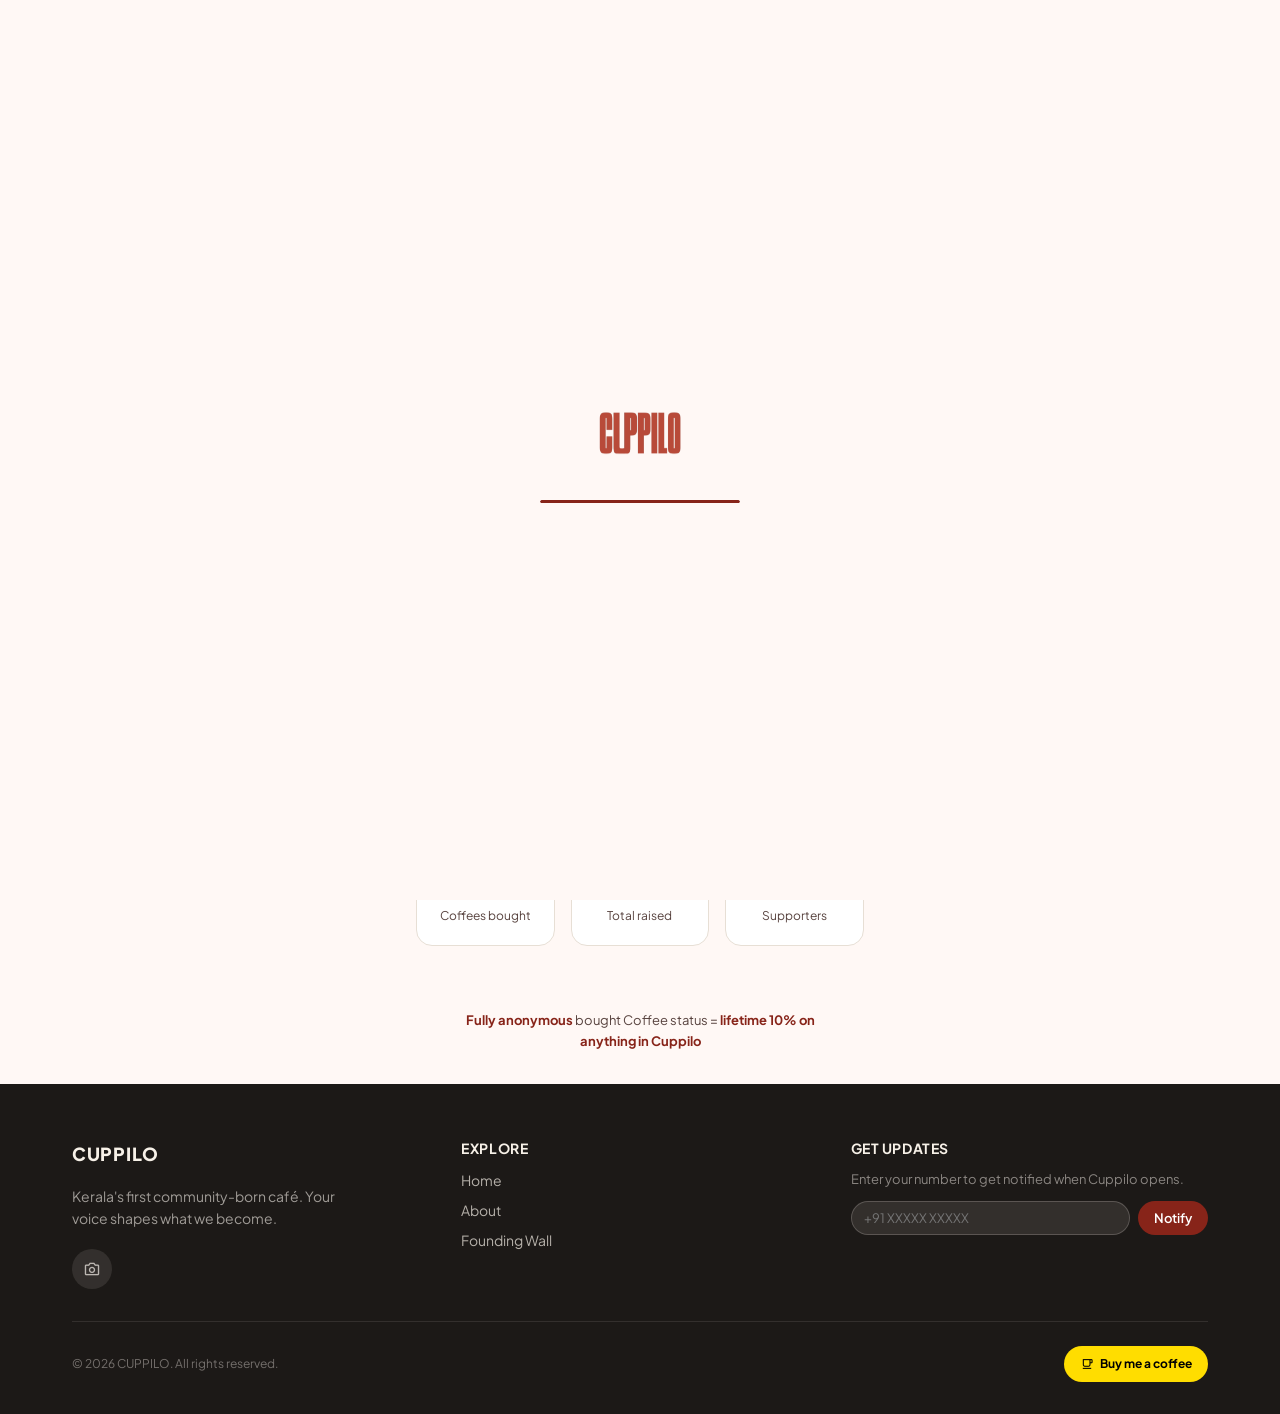
<file: support.html>
<!DOCTYPE html>
<html lang="en" data-theme="light" data-lang="en">
<head>
  <meta charset="utf-8"/>
  <meta name="viewport" content="width=device-width, initial-scale=1.0, viewport-fit=cover"/>
  <title>Support — CUPPILO</title>
  <meta name="description" content="Buy a coffee to support CUPPILO."/>
  <meta name="robots" content="noindex"/>
  <link rel="icon" type="image/svg+xml" href="img/favicon.svg"/>
  <meta name="theme-color" content="#872419"/>
  <link rel="preconnect" href="https://fonts.googleapis.com"/>
  <link rel="preconnect" href="https://fonts.gstatic.com" crossorigin/>
  <link href="https://fonts.googleapis.com/css2?family=Playfair+Display:ital,wght@0,400;0,500;0,600;1,400&family=Plus+Jakarta+Sans:wght@400;500;600;700;800&display=swap" rel="stylesheet"/>
  <link href="https://fonts.googleapis.com/css2?family=Material+Symbols+Outlined:opsz,wght,FILL,GRAD@20..48,100..700,0..1,-50..200" rel="stylesheet"/>
  <link rel="stylesheet" href="css/styles.css"/>
</head>
<body>

  <div class="splash-screen" id="splash-screen">
    <div class="splash-logo-wrap">
      <img class="splash-logo" src="img/logo-en-light.png" alt="CUPPILO" id="splash-logo">
    </div>
    <div class="splash-progress"><div class="splash-progress-fill"></div></div>
  </div>
  <div class="name-card-overlay" id="name-card-overlay">
    <div class="name-card">
      <span class="material-symbols-outlined" style="font-size:40px;color:var(--primary);margin-bottom:.75rem">waving_hand</span>
      <h2 data-en="Welcome to CUPPILO" data-ml="CUPPILO-യിലേക്ക് സ്വാഗതം">Welcome to CUPPILO</h2>
      <p data-en="What should we call you?" data-ml="നിങ്ങളെ എന്താണ് വിളിക്കേണ്ടത്?">What should we call you?</p>
      <input type="text" id="name-card-input" class="input" placeholder="Your name" maxlength="30" onkeydown="if(event.key==='Enter')submitName()">
      <button class="btn btn-primary" onclick="submitName()" data-en="Get Started" data-ml="ആരംഭിക്കുക">Get Started</button>
    </div>
  </div>

  <nav class="navbar" id="navbar"></nav>

  <main>
    <section class="sup-hero">
      <h1 data-en="Buy me a Coffee" data-ml="എനിക്ക് ഒരു കാപ്പി തരൂ">Buy me a Coffee</h1>
      <p data-en="For support CUPPILO" data-ml="CUPPILO-യെ പിന്തുണയ്ക്കാൻ">For support CUPPILO</p>
    </section>

    <div class="flip-container" id="flip-card" onclick="document.getElementById('flip-card').classList.toggle('flipped')">
      <div class="flip-inner">
        <div class="flip-front">
          <span class="material-symbols-outlined">local_cafe</span>
          <h2>CUPPILO</h2>
          <p data-en="Tap to flip for QR code" data-ml="QR കോഡിനായി ഫ്ലിപ്പ് ചെയ്യാൻ ടാപ്പ് ചെയ്യുക">Tap to flip for QR code</p>
          <div class="flip-hint"><span class="material-symbols-outlined">touch_app</span> <span data-en="Tap to flip" data-ml="ഫ്ലിപ്പ് ചെയ്യാൻ ടാപ്പ് ചെയ്യുക">Tap to flip</span></div>
        </div>
        <div class="flip-back">
          <img src="img/bmc-qr.png" alt="BMC QR Code"/>
          <div class="qr-label" data-en="Scan to support" data-ml="പിന്തുണയ്ക്കാൻ സ്കാൻ ചെയ്യുക">Scan to support</div>
          <div class="qr-link">buymeacoffee.com/cuppilocafe</div>
        </div>
      </div>
    </div>

    <div class="sup-btn">
      <a href="https://buymeacoffee.com/cuppilocafe" target="_blank" rel="noopener">
        <span class="material-symbols-outlined" style="font-size:20px">local_cafe</span>
        <span data-en="Buy me a Coffee" data-ml="എനിക്ക് ഒരു കാപ്പി തരൂ">Buy me a Coffee</span>
      </a>
    </div>

    <div class="live-reports">
      <div class="report-card">
        <span class="material-symbols-outlined">local_cafe</span>
        <div class="value" id="report-coffees">--</div>
        <div class="label" data-en="Coffees bought" data-ml="വാങ്ങിയ കാപ്പികൾ">Coffees bought</div>
      </div>
      <div class="report-card">
        <span class="material-symbols-outlined">payments</span>
        <div class="value" id="report-amount">--</div>
        <div class="label" data-en="Total raised" data-ml="ആകെ ശേഖരിച്ചത്">Total raised</div>
      </div>
      <div class="report-card">
        <span class="material-symbols-outlined">group</span>
        <div class="value" id="report-supporters">--</div>
        <div class="label" data-en="Supporters" data-ml="പിന്തുണക്കാർ">Supporters</div>
      </div>
    </div>

    <div class="sup-note">
      <p data-en="<strong>Fully anonymous</strong> bought Coffee status = <strong>lifetime 10% on anything in Cuppilo</strong>" data-ml="<strong>പൂർണ്ണ അജ്ഞാത</strong> കാപ്പി വാങ്ങിയ നില = <strong>CUPPILO-യിൽ എന്തിലും ജീവിതകാലം 10%</strong>"><strong>Fully anonymous</strong> bought Coffee status = <strong>lifetime 10% on anything in Cuppilo</strong></p>
    </div>
  </main>

  <footer class="footer" id="footer"></footer>

  <script src="js/supabase-config.js"></script>
  <script src="js/shared.js"></script>
  <script>
    async function loadReports() {
      try {
        var data = await sbSelect('bmc_stats', '*');
        if (Array.isArray(data) && data.length > 0) {
          var s = data[0];
          document.getElementById('report-coffees').textContent = s.total_supporters || s.total_coffees || 0;
          document.getElementById('report-amount').textContent = '\u20B9' + (s.total_raised || s.total_amount || 0).toLocaleString();
          document.getElementById('report-supporters').textContent = s.total_supporters || 0;
        } else {
          document.getElementById('report-coffees').textContent = '0';
          document.getElementById('report-amount').textContent = '\u20B90';
          document.getElementById('report-supporters').textContent = '0';
        }
      } catch(e) {
        document.getElementById('report-coffees').textContent = '0';
        document.getElementById('report-amount').textContent = '\u20B90';
        document.getElementById('report-supporters').textContent = '0';
      }
    }
    document.addEventListener('DOMContentLoaded', function() { initPage('support'); loadReports(); });
  </script>
</body>
</html>
</file>
<file: css/styles.css>
/* CUPPILO Design System — Stitch-Inspired Material Design 3 */
@import url('https://fonts.googleapis.com/css2?family=Playfair+Display:ital,wght@0,400;0,500;0,600;0,700;1,400;1,500&family=Plus+Jakarta+Sans:wght@400;500;600;700;800&display=swap');
@import url('https://fonts.googleapis.com/css2?family=Material+Symbols+Outlined:opsz,wght,FILL,GRAD@20..48,100..700,0..1,-50..200&display=swap');

*,*::before,*::after{box-sizing:border-box;margin:0;padding:0}
html{scroll-behavior:smooth;-webkit-text-size-adjust:100%;overscroll-behavior:none}
body{font-family:'Plus Jakarta Sans',system-ui,sans-serif;line-height:1.6;-webkit-font-smoothing:antialiased;overflow-x:hidden;transition:background .3s,color .3s}
::-webkit-scrollbar{display:none}
body{scrollbar-width:none}

/* ── LIGHT MODE ── */
:root{
  --bg:#fff8f5;--bg-surface:#fff8f5;--bg-card:#ffffff;--bg-canvas:#fff8f5;
  --primary:#872419;--primary-dark:#6d1d14;--primary-container:#a73b2e;
  --cream:#F7F1E8;--brass:#D9A441;--brass-dim:#f5bd58;
  --charcoal:#1e1b19;--muted:#E7DFD5;--brass-soft:#ffdeaa;
  --surface:#fff8f5;--surface-c:#f4ece8;--surface-l:#faf2ee;--surface-h:#eee7e3;
  --surface-highest:#e9e1dd;--surface-card:#ffffff;--surface-dark:#1C1917;
  --on-s:#1e1b19;--on-sv:#57423e;--on-card:#1e1b19;
  --on-p:#ffffff;--on-pc:#ffcfc8;
  --secondary:#7d5700;--secondary-container:#ffc55f;--on-secondary:#ffffff;--on-sc:#755100;
  --tertiary:#75342b;--tertiary-container:#924b41;
  --success:#2D6A4F;--live:#E0533C;--outline:#8b716d;--error:#ba1a1a;
  --nav-bg:rgba(247,241,232,.85);--nav-border:#E7DFD5;
  --shadow:0 1px 8px rgba(115,51,42,.06);--shadow-lg:0 8px 24px rgba(115,51,42,.12);
  --input-bg:#ffffff;--input-border:#E7DFD5;
}
[data-theme="dark"]{
  --bg:#1C1917;--bg-surface:#1C1917;--bg-card:#292524;--bg-canvas:#1C1917;
  --primary:#ffb4a8;--primary-dark:#ffcfc8;--primary-container:#a73b2e;
  --cream:#1C1917;--brass:#f5bd58;--brass-dim:#D9A441;
  --charcoal:#F7F1E8;--muted:#44403C;--brass-soft:#3a3020;
  --surface:#1C1917;--surface-c:#292524;--surface-l:#292524;--surface-h:#44403C;
  --surface-highest:#57534e;--surface-card:#292524;--surface-dark:#F7F1E8;
  --on-s:#F7F1E8;--on-sv:#A8A29E;--on-card:#F7F1E8;
  --on-p:#1e1b19;--on-pc:#a73b2e;
  --secondary:#f5bd58;--secondary-container:#D9A441;--on-secondary:#1e1b19;--on-sc:#271900;
  --tertiary:#ffb4a8;--tertiary-container:#924b41;
  --success:#4CAF7D;--live:#FF6B4A;--outline:#78716C;--error:#ffdad6;
  --nav-bg:rgba(28,25,23,.85);--nav-border:#44403C;
  --shadow:0 1px 8px rgba(0,0,0,.3);--shadow-lg:0 8px 24px rgba(0,0,0,.4);
  --input-bg:#44403C;--input-border:#57534e;
}
body{background:var(--bg);color:var(--on-s)}

.container{max-width:1200px;margin:0 auto;padding:0 1rem}
@media(min-width:768px){.container{padding:0 1.5rem}}
@media(min-width:1024px){.container{padding:0 2rem}}

h1,h2,h3,h4{font-weight:700;letter-spacing:-0.01em;line-height:1.2}
.text-accent{font-family:'Playfair Display',serif;font-style:italic;font-weight:500;color:var(--primary);letter-spacing:0}

/* ── BUTTONS ── */
.btn{display:inline-flex;align-items:center;justify-content:center;gap:.5rem;padding:.75rem 1.5rem;border-radius:9999px;font-weight:600;font-size:.875rem;text-decoration:none;cursor:pointer;transition:all .2s;border:none;min-height:48px;font-family:inherit}
.btn:active{transform:scale(.97)}
.btn-primary{background:var(--primary);color:var(--on-p)}
.btn-primary:hover{background:var(--primary-dark);box-shadow:var(--shadow-lg)}
.btn-outline{background:transparent;border:1.5px solid var(--primary);color:var(--primary)}
.btn-brass{background:var(--secondary);color:var(--on-secondary)}
.btn-dark{background:var(--charcoal);color:var(--cream)}
.btn-sm{padding:.5rem 1rem;font-size:.8125rem;min-height:36px}
.btn-block{width:100%}
.btn-icon{width:44px;height:44px;padding:0;border-radius:50%}

/* ── CARDS ── */
.card{background:var(--surface-card);border-radius:1rem;padding:1.25rem;border:1px solid var(--muted);box-shadow:var(--shadow);transition:all .3s}
.card-sm{padding:1rem;border-radius:.75rem}

/* ── CHIPS ── */
.chip{display:inline-flex;align-items:center;gap:.375rem;padding:.375rem .75rem;border-radius:9999px;font-size:.75rem;font-weight:600;cursor:pointer;transition:all .2s;border:1px solid var(--muted);background:var(--surface-card);color:var(--on-s)}
.chip.active{background:var(--primary);color:var(--on-p);border-color:var(--primary)}

/* ── PROGRESS ── */
.progress-bar{width:100%;height:6px;background:var(--surface-h);border-radius:9999px;overflow:hidden}
.progress-fill{height:100%;background:var(--primary);border-radius:9999px;transition:width .7s ease}

/* ── INPUTS ── */
.input{width:100%;padding:.75rem 1rem;border-radius:.75rem;border:1.5px solid var(--input-border);background:var(--input-bg);font-family:inherit;font-size:.9375rem;color:var(--on-s);transition:all .2s;min-height:48px}
.input:focus{outline:none;border-color:var(--primary);box-shadow:0 0 0 3px rgba(135,36,25,.1)}

/* ── TOAST ── */
@keyframes slideUp{from{opacity:0;transform:translate(-50%,16px)}to{opacity:1;transform:translate(-50%,0)}}
.toast{position:fixed;bottom:2rem;left:50%;transform:translateX(-50%);padding:.75rem 1.25rem;border-radius:9999px;font-size:.875rem;font-weight:600;z-index:1000;box-shadow:var(--shadow-lg);animation:slideUp .3s ease;display:flex;align-items:center;gap:.5rem}
.toast-success{background:var(--success);color:white}
.toast-error{background:var(--error);color:white}

/* ── NAVBAR ── */
.navbar{position:sticky;top:0;z-index:40;background:var(--nav-bg);backdrop-filter:blur(20px);-webkit-backdrop-filter:blur(20px);border-bottom:1px solid var(--nav-border);transition:background .3s,border-color .3s}
.nav-link{padding:.5rem 1rem;border-radius:9999px;font-size:.875rem;font-weight:600;text-decoration:none;transition:all .2s;color:var(--on-sv)}
.nav-link.active{background:var(--primary-container);color:var(--on-p)}
.nav-link:not(.active):hover{background:var(--surface-h);color:var(--on-s)}
.nav-logo-text{font-size:1.125rem;font-weight:800;letter-spacing:.04em;text-transform:uppercase;color:var(--primary);text-decoration:none}

/* Logo in navbar */
.nav-logo{height:32px;width:auto;object-fit:contain;transition:opacity .3s}
.nav-logo-en-light{display:block}
.nav-logo-en-dark,.nav-logo-ml-light,.nav-logo-ml-dark{display:none}
[data-theme="dark"] .nav-logo-en-light{display:none}
[data-theme="dark"] .nav-logo-en-dark{display:block}
[data-lang="ml"] .nav-logo-en-light,.nav-logo-en-dark{display:none}
[data-lang="ml"] .nav-logo-ml-light{display:block}
[data-theme="dark"][data-lang="ml"] .nav-logo-ml-light{display:none}
[data-theme="dark"][data-lang="ml"] .nav-logo-ml-dark{display:block}

/* Language & Theme Toggle */
.lang-toggle{display:flex;align-items:center;background:var(--surface-h);border-radius:9999px;padding:2px}
.lang-btn{padding:.25rem .625rem;border-radius:9999px;font-size:.75rem;font-weight:700;border:none;cursor:pointer;transition:all .2s;background:transparent;color:var(--on-sv);font-family:inherit}
.lang-btn.active{background:var(--primary);color:var(--on-p)}
.theme-toggle{width:40px;height:40px;border-radius:50%;border:none;background:transparent;cursor:pointer;display:flex;align-items:center;justify-content:center;transition:all .2s;color:var(--on-sv)}
.theme-toggle:hover{background:var(--surface-h)}

/* Profile badge in navbar */
.nav-profile{display:flex;align-items:center;gap:.375rem;padding:.25rem .75rem .25rem .25rem;border-radius:9999px;background:var(--surface-h);font-size:.8125rem;font-weight:600;color:var(--on-s);cursor:default}
.nav-profile .avatar{width:28px;height:28px;border-radius:50%;background:var(--primary);color:var(--on-p);display:flex;align-items:center;justify-content:center;font-size:.6875rem;font-weight:700}

/* ── SPLASH SCREEN ── */
.splash-screen{position:fixed;inset:0;z-index:200;background:var(--bg);display:flex;align-items:center;justify-content:center;flex-direction:column;gap:1.5rem;transition:opacity .5s ease,transform .5s ease}
.splash-screen.hidden{opacity:0;transform:scale(1.05);pointer-events:none;z-index:-1}
.splash-logo-wrap{animation:splashZoom 1s cubic-bezier(.22,1,.36,1) forwards}
@keyframes splashZoom{from{opacity:0;transform:scale(.8)}to{opacity:1;transform:scale(1)}}
.splash-logo{height:72px;width:auto}
.splash-progress{width:200px;height:3px;background:var(--surface-h);border-radius:9999px;overflow:hidden;opacity:0;animation:fadeIn .4s ease .5s forwards}
@keyframes fadeIn{to{opacity:1}}
.splash-progress-fill{height:100%;background:var(--primary);border-radius:9999px;width:0;animation:progressFill 1.6s cubic-bezier(.4,0,.2,1) .6s forwards}
@keyframes progressFill{to{width:100%}}

/* ── NAME ENTRY CARD ── */
.name-card-overlay{position:fixed;inset:0;z-index:150;background:rgba(0,0,0,.5);backdrop-filter:blur(8px);-webkit-backdrop-filter:blur(8px);display:none;align-items:center;justify-content:center;padding:1rem}
.name-card-overlay.active{display:flex}
.name-card{background:var(--surface-card);border-radius:1.5rem;max-width:24rem;width:100%;padding:2.5rem 2rem;box-shadow:0 25px 50px -12px rgba(0,0,0,.25);text-align:center}
.name-card h2{font-size:1.5rem;font-weight:800;margin-bottom:.5rem;color:var(--on-s)}
.name-card p{font-size:.875rem;color:var(--on-sv);margin-bottom:1.5rem}
.name-card .input{margin-bottom:1rem}
.name-card .btn{width:100%}

/* ── FOOTER ── */
.footer{background:var(--surface-dark);color:var(--cream);padding:3.5rem 0 2rem}
.footer a{color:rgba(247,241,232,.7);text-decoration:none;font-size:.875rem;transition:color .2s}
.footer a:hover{color:var(--cream)}
.footer h4{font-size:.875rem;font-weight:700;color:var(--cream);margin-bottom:.75rem;text-transform:uppercase;letter-spacing:.04em}

/* ── MOBILE MENU ── */
.mobile-menu-btn{width:44px;height:44px;border-radius:50%;border:none;background:transparent;cursor:pointer;display:none;align-items:center;justify-content:center;color:var(--on-sv)}
@media(max-width:767px){.mobile-menu-btn{display:flex}}
.mobile-nav{position:fixed;top:56px;left:0;right:0;background:var(--nav-bg);backdrop-filter:blur(20px);-webkit-backdrop-filter:blur(20px);border-bottom:1px solid var(--nav-border);padding:.75rem 1rem;display:none;z-index:39}
.mobile-nav.open{display:flex;flex-direction:column;gap:.25rem}
.mobile-nav a{padding:.625rem 1rem;border-radius:.75rem;font-size:.9375rem;font-weight:600;text-decoration:none;color:var(--on-sv);transition:background .2s}
.mobile-nav a:hover,.mobile-nav a.active{background:var(--surface-h);color:var(--on-s)}

/* ── HERO ── */
.hero{min-height:calc(100vh - 56px);display:flex;align-items:center;justify-content:center;text-align:center;padding:3rem 1rem;position:relative;overflow:hidden}
.hero::before{content:'';position:absolute;top:-160px;left:50%;transform:translateX(-50%);width:600px;height:600px;background:radial-gradient(circle,rgba(135,36,25,.05) 0%,transparent 70%);pointer-events:none}
.hero-badge{display:inline-flex;align-items:center;gap:.5rem;padding:.5rem 1rem;border-radius:9999px;background:var(--surface-h);margin-bottom:1.5rem}
.hero-badge .dot{width:8px;height:8px;border-radius:50%;background:var(--primary);animation:pulse 2s infinite}
@keyframes pulse{0%,100%{opacity:1}50%{opacity:.3}}
.hero-badge span{font-size:.75rem;font-weight:600;color:var(--on-sv);text-transform:uppercase;letter-spacing:.04em}
.hero h1{font-size:clamp(2.25rem,6vw,4rem);font-weight:800;color:var(--charcoal);line-height:1.05;margin-bottom:1rem;letter-spacing:-.03em}
.hero h1 em{font-family:'Playfair Display',serif;font-style:italic;font-weight:500;color:var(--primary);letter-spacing:0}
.hero p{font-size:1.0625rem;color:var(--on-sv);max-width:32rem;margin:0 auto 2.5rem;line-height:1.7}
.hero-cta{display:inline-flex;align-items:center;gap:.625rem;padding:1rem 2.5rem;font-size:1rem;font-weight:700;border-radius:9999px;background:var(--primary);color:var(--on-p);border:none;cursor:pointer;font-family:inherit;transition:all .2s;box-shadow:0 4px 16px rgba(135,36,25,.2)}
.hero-cta:hover{transform:translateY(-2px);box-shadow:0 8px 24px rgba(135,36,25,.3)}
.hero-cta:active{transform:scale(.97)}
.hero-meta{display:flex;align-items:center;justify-content:center;gap:1.25rem;margin-top:2rem;font-size:.8125rem;color:var(--on-sv)}
.hero-meta span{display:flex;align-items:center;gap:.375rem}
.hero-meta .material-symbols-outlined{font-size:18px;color:var(--primary)}

/* Countdown */
.countdown{display:flex;align-items:center;justify-content:center;gap:.75rem;margin-top:2rem}
.countdown-item{text-align:center;min-width:60px}
.countdown-val{font-size:clamp(1.75rem,4vw,2.5rem);font-weight:800;color:var(--primary);font-variant-numeric:tabular-nums;line-height:1}
.countdown-label{font-size:.625rem;font-weight:700;text-transform:uppercase;letter-spacing:.06em;color:var(--on-sv);margin-top:.25rem}
.countdown-sep{font-size:1.25rem;color:var(--muted);font-weight:300;margin-top:-.75rem}

/* ── QUOTE CARD ── */
.quote-card{position:relative;overflow:hidden;border-radius:1.5rem;background:var(--primary);color:var(--on-p);padding:3rem 2rem;margin:0 auto;max-width:1080px}
.quote-card::before{content:'\201C';position:absolute;top:-.5rem;left:1.5rem;font-size:7rem;font-family:'Playfair Display',serif;color:rgba(255,255,255,.1);line-height:1;pointer-events:none}
.quote-card blockquote{font-family:'Playfair Display',serif;font-style:italic;font-size:clamp(1.125rem,2.5vw,1.5rem);line-height:1.6;position:relative;z-index:1;max-width:36rem;margin:0 auto;text-align:center}
.quote-meta{display:flex;align-items:center;justify-content:space-between;margin-top:1.5rem;padding-top:1rem;border-top:1px solid rgba(255,255,255,.15);font-size:.75rem;color:rgba(255,255,255,.6)}
.quote-meta .badge{padding:.25rem .75rem;border-radius:9999px;background:var(--primary-container);color:var(--on-p);font-weight:700;font-size:.6875rem;text-transform:uppercase;letter-spacing:.04em}

/* ── STEPS TRACKER ── */
.steps-track{display:grid;grid-template-columns:1fr;gap:.75rem;margin:2rem 0}
@media(min-width:640px){.steps-track{grid-template-columns:repeat(3,1fr)}}
.step-item{display:flex;align-items:center;gap:1rem;padding:1rem 1.25rem;border-radius:1rem;background:var(--surface-card);border:1.5px solid var(--muted);text-decoration:none;color:var(--on-card);transition:all .3s}
.step-item:hover{border-color:var(--primary);box-shadow:var(--shadow);transform:translateY(-2px)}
.step-num{width:40px;height:40px;border-radius:50%;background:var(--primary-container);color:var(--on-p);display:flex;align-items:center;justify-content:center;font-size:.875rem;font-weight:800;flex-shrink:0}
.step-text h3{font-size:.9375rem;font-weight:700;color:var(--on-s);margin-bottom:.125rem}
.step-text p{font-size:.8125rem;color:var(--on-sv)}
.step-arrow{margin-left:auto;color:var(--primary);flex-shrink:0}

/* ── BOTTOM CTA ── */
.bottom-cta{background:var(--surface-dark);color:var(--cream);padding:4rem 1rem;text-align:center}
.bottom-cta h2{font-size:clamp(1.5rem,4vw,2.25rem);font-weight:800;margin-bottom:.75rem}
.bottom-cta p{font-family:'Playfair Display',serif;font-style:italic;font-size:1.0625rem;color:rgba(247,241,235,.6);margin-bottom:2rem;max-width:32rem;margin-left:auto;margin-right:auto}

/* ── ABOUT PAGE ── */
.about-hero{text-align:center;padding:4rem 1rem 3rem}
.about-hero h1{font-size:clamp(2rem,5vw,3rem);font-weight:800;color:var(--charcoal);margin-bottom:.75rem}
.about-hero h1 em{font-family:'Playfair Display',serif;font-style:italic;color:var(--primary)}
.about-hero p{font-size:1.0625rem;color:var(--on-sv);max-width:32rem;margin:0 auto;line-height:1.7}
.about-section{padding:3.5rem 0}
.about-section h2{font-size:1.5rem;font-weight:800;color:var(--charcoal);margin-bottom:.75rem;text-align:center}
.about-section p{font-size:.9375rem;color:var(--on-sv);line-height:1.7;max-width:40rem;margin:0 auto}
.growth-track{display:flex;align-items:center;justify-content:center;gap:0;margin:2.5rem 0;flex-wrap:wrap}
.growth-step{text-align:center;padding:1.5rem 1rem;flex:1;min-width:120px}
.growth-num{font-size:2.5rem;font-weight:800;color:var(--primary);line-height:1}
.growth-label{font-size:.8125rem;color:var(--on-sv);margin-top:.25rem;font-weight:500}
.growth-arrow{font-size:1.5rem;color:var(--muted);flex-shrink:0}
.about-quote{background:linear-gradient(135deg,var(--primary),var(--primary-dark));border-radius:1.5rem;padding:3rem 2rem;color:var(--cream);text-align:center;margin:2rem 0;position:relative;overflow:hidden}
.about-quote::before{content:'\201C';position:absolute;top:.5rem;left:1.5rem;font-size:6rem;color:rgba(255,255,255,.1);font-family:'Playfair Display',serif}
.about-quote blockquote{font-family:'Playfair Display',serif;font-style:italic;font-size:1.25rem;line-height:1.6;position:relative;z-index:1;max-width:36rem;margin:0 auto}
.about-cta{text-align:center;padding:3.5rem 1rem;background:var(--surface-dark);color:var(--cream)}
.about-cta h2{font-size:1.5rem;font-weight:800;margin-bottom:.5rem}
.about-cta p{font-family:'Playfair Display',serif;font-style:italic;color:rgba(247,241,235,.6);margin-bottom:1.5rem}

/* ── SUPPORT PAGE ── */
.sup-hero{text-align:center;padding:3.5rem 1rem 2rem}
.sup-hero h1{font-size:clamp(1.75rem,4vw,2.5rem);font-weight:800;color:var(--charcoal);margin-bottom:.5rem}
.sup-hero p{font-size:1rem;color:var(--on-sv);max-width:28rem;margin:0 auto}
.flip-container{max-width:340px;margin:2rem auto;perspective:1200px;cursor:pointer}
.flip-inner{position:relative;width:100%;height:340px;transition:transform .7s cubic-bezier(.4,0,.2,1);transform-style:preserve-3d}
.flip-container.flipped .flip-inner{transform:rotateY(180deg)}
.flip-front,.flip-back{backface-visibility:hidden;position:absolute;width:100%;height:100%;border-radius:1.5rem;overflow:hidden;display:flex;flex-direction:column;align-items:center;justify-content:center}
.flip-front{background:linear-gradient(135deg,var(--primary),var(--primary-dark));color:var(--on-p);padding:2rem}
.flip-back{background:var(--surface-dark);color:var(--cream);transform:rotateY(180deg);padding:2rem}
.flip-front .material-symbols-outlined{font-size:4rem;margin-bottom:1rem;opacity:.8}
.flip-front h2{font-size:1.75rem;font-weight:800;margin-bottom:.25rem;letter-spacing:.04em}
.flip-front p{font-size:.875rem;opacity:.7}
.flip-hint{font-size:.75rem;opacity:.5;margin-top:1rem;display:flex;align-items:center;gap:.25rem}
.flip-hint .material-symbols-outlined{font-size:14px}
.flip-back img,.flip-back canvas{width:180px;height:180px;border-radius:1rem;margin-bottom:1rem}
.flip-back .qr-label{font-size:.8125rem;opacity:.7;margin-bottom:.25rem}
.flip-back .qr-link{font-size:.6875rem;color:var(--brass);font-family:monospace}
.sup-btn{text-align:center;padding:1.5rem 1rem}
.sup-btn a{display:inline-flex;align-items:center;gap:.5rem;padding:.875rem 2.25rem;border-radius:9999px;background:#FFDD00;color:#000;font-weight:700;font-size:1rem;text-decoration:none;transition:all .2s}
.sup-btn a:hover{transform:translateY(-2px);box-shadow:0 8px 24px rgba(255,221,0,.3)}
.live-reports{display:grid;grid-template-columns:repeat(3,1fr);gap:1rem;max-width:480px;margin:2rem auto;padding:0 1rem}
.report-card{background:var(--surface-card);border:1px solid var(--muted);border-radius:1rem;padding:1.25rem;text-align:center}
.report-card .material-symbols-outlined{font-size:2rem;color:var(--primary);margin-bottom:.5rem}
.report-card .value{font-size:1.5rem;font-weight:800;color:var(--charcoal)}
.report-card .label{font-size:.75rem;color:var(--on-sv);margin-top:.25rem}
.sup-note{text-align:center;padding:2rem 1rem;max-width:400px;margin:0 auto}
.sup-note p{font-size:.8125rem;color:var(--on-sv);line-height:1.6}
.sup-note strong{color:var(--primary)}

/* ── FOUNDING CARD ── */
.card-section{display:none;padding:3rem 0;text-align:center}
.card-section.active{display:block}
.f-card{max-width:380px;margin:0 auto;perspective:1200px;cursor:pointer}
.f-card-inner{position:relative;width:100%;transition:transform .7s cubic-bezier(.4,0,.2,1);transform-style:preserve-3d}
.f-card.flipped .f-card-inner{transform:rotateY(180deg)}
.f-card-front,.f-card-back{backface-visibility:hidden;border-radius:1.5rem;padding:2.5rem 2rem;color:var(--cream);position:relative;overflow:hidden;box-shadow:0 25px 50px -12px rgba(0,0,0,.3)}
.f-card-front{background:var(--charcoal)}
.f-card-back{background:var(--charcoal);position:absolute;top:0;left:0;right:0;transform:rotateY(180deg);display:flex;flex-direction:column;align-items:center;justify-content:center;text-align:center}
.f-card-front::before{content:'';position:absolute;top:-50px;right:-50px;width:160px;height:160px;background:var(--primary);border-radius:50%;opacity:.1}
.f-card-front::after{content:'';position:absolute;bottom:-40px;left:-40px;width:100px;height:100px;background:var(--brass);border-radius:50%;opacity:.08}
.f-card .badge{font-size:.6875rem;font-weight:700;text-transform:uppercase;letter-spacing:.12em;color:var(--brass);margin-bottom:1.5rem}
.f-card .logo-text{font-size:1.5rem;font-weight:800;letter-spacing:.08em;margin-bottom:.25rem}
.f-card .subtitle{font-family:'Playfair Display',serif;font-style:italic;font-size:.875rem;color:rgba(247,241,235,.6);margin-bottom:1.5rem}
.f-card .divider{width:60px;height:2px;background:var(--brass);margin:0 auto 1rem;opacity:.4}
.f-card .guest-label{font-size:.6875rem;text-transform:uppercase;letter-spacing:.1em;color:rgba(247,241,235,.5);margin-bottom:.25rem}
.f-card .guest-number{font-size:3rem;font-weight:800;color:var(--brass);line-height:1;margin-bottom:1rem;font-variant-numeric:tabular-nums}
.f-card .quote{font-family:'Playfair Display',serif;font-style:italic;font-size:.875rem;color:rgba(247,241,235,.7);line-height:1.5;margin-bottom:.5rem}
.f-card .year{font-size:.75rem;color:rgba(247,241,235,.4)}
.f-card .flip-hint{font-size:.6875rem;color:rgba(247,241,235,.4);margin-top:.75rem;display:flex;align-items:center;gap:.25rem}
.f-card .flip-hint .material-symbols-outlined{font-size:14px}
.f-card-back .qr-box{width:200px;height:200px;background:#fff;border-radius:1rem;padding:.75rem;margin-bottom:1rem;display:flex;align-items:center;justify-content:center}
.f-card-back .qr-label{font-size:.8125rem;color:rgba(247,241,235,.6);margin-bottom:.25rem}
.f-card-back .qr-url{font-size:.6875rem;color:var(--brass);font-family:monospace}
.f-actions{display:flex;gap:.75rem;justify-content:center;margin-top:1.5rem;flex-wrap:wrap}
.f-actions .btn{min-width:160px}

/* ── SURVEY ── */
.u-steps{display:none;padding:2rem 0 4rem}
.u-steps.active{display:block}
.u-step{display:none;max-width:640px;margin:0 auto;padding:0 1rem}
.u-step.active{display:block}
.u-step-head{text-align:center;margin-bottom:1.5rem}
.u-step-head h2{font-size:1.5rem;font-weight:800;color:var(--charcoal);margin-bottom:.25rem}
.u-step-head p{font-size:.875rem;color:var(--on-sv)}
.u-progress{display:flex;gap:.25rem;margin-bottom:2rem}
.u-progress .bar{flex:1;height:4px;border-radius:2px;background:var(--surface-h);transition:background .3s}
.u-progress .bar.filled{background:var(--primary)}
.u-options{display:flex;flex-direction:column;gap:.75rem}
.u-opt{display:flex;align-items:center;gap:.75rem;padding:1rem 1.25rem;background:var(--surface-card);border:2px solid var(--muted);border-radius:1rem;cursor:pointer;transition:all .2s;min-height:56px}
.u-opt:hover{border-color:var(--primary);background:var(--surface-l)}
.u-opt.selected{border-color:var(--primary);background:var(--surface-l)}
.u-opt-icon{width:44px;height:44px;border-radius:.75rem;display:flex;align-items:center;justify-content:center;background:var(--surface-h);color:var(--on-sv);flex-shrink:0;transition:all .2s}
.u-opt.selected .u-opt-icon{background:var(--primary);color:var(--on-p)}
.u-opt-text{flex:1}
.u-opt-text strong{display:block;font-size:.9375rem;color:var(--on-s);margin-bottom:.125rem}
.u-opt-text span{font-size:.8125rem;color:var(--on-sv)}
.u-opt-check{width:24px;height:24px;border-radius:50%;border:2px solid var(--muted);display:flex;align-items:center;justify-content:center;flex-shrink:0;transition:all .2s}
.u-opt.selected .u-opt-check{background:var(--primary);border-color:var(--primary);color:var(--on-p)}
.u-opt-check .material-symbols-outlined{font-size:16px}
.u-multi-info{text-align:center;margin-bottom:1rem;font-size:.8125rem;color:var(--on-sv)}
.u-multi-info strong{color:var(--primary)}
.u-multi-grid{display:grid;grid-template-columns:repeat(auto-fill,minmax(260px,1fr));gap:.75rem}
.u-multi-card{background:var(--surface-card);border:2px solid var(--muted);border-radius:1rem;padding:1rem;cursor:pointer;transition:all .2s;position:relative}
.u-multi-card:hover{border-color:var(--primary)}
.u-multi-card.selected{border-color:var(--primary);background:var(--surface-l)}
.u-multi-top{display:flex;align-items:center;gap:.625rem;margin-bottom:.375rem}
.u-multi-icon{width:36px;height:36px;border-radius:.5rem;display:flex;align-items:center;justify-content:center;flex-shrink:0}
.u-multi-icon .material-symbols-outlined{font-size:1.125rem;color:#fff}
.u-multi-name{font-size:.875rem;font-weight:700;color:var(--on-s)}
.u-multi-price{font-size:.75rem;color:var(--primary);font-weight:600}
.u-multi-desc{font-size:.75rem;color:var(--on-sv);line-height:1.4}
.u-multi-trend{display:inline-flex;align-items:center;gap:.2rem;font-size:.65rem;font-weight:700;color:var(--brass);margin-top:.375rem;padding:.15rem .5rem;background:rgba(217,164,65,.1);border-radius:9999px}
.u-multi-trend .material-symbols-outlined{font-size:12px}
.u-multi-check{position:absolute;top:.75rem;right:.75rem;width:22px;height:22px;border-radius:50%;border:2px solid var(--muted);display:flex;align-items:center;justify-content:center;transition:all .2s}
.u-multi-check .material-symbols-outlined{font-size:14px;opacity:0;transition:opacity .2s}
.u-multi-card.selected .u-multi-check{background:var(--primary);border-color:var(--primary);color:var(--on-p)}
.u-multi-card.selected .u-multi-check .material-symbols-outlined{opacity:1}
.u-amb-grid{display:grid;grid-template-columns:1fr;gap:1rem}
@media(min-width:640px){.u-amb-grid{grid-template-columns:1fr 1fr}}
.u-amb-card{border-radius:1rem;overflow:hidden;cursor:pointer;border:3px solid var(--muted);transition:all .3s;position:relative}
.u-amb-card:hover{transform:translateY(-3px)}
.u-amb-card.selected{border-color:var(--brass);box-shadow:0 0 0 3px rgba(217,164,65,.3)}
.u-amb-visual{height:120px;display:flex;align-items:center;justify-content:center;position:relative}
.u-amb-visual .material-symbols-outlined{font-size:2.5rem;color:rgba(255,255,255,.8)}
.u-amb-body{padding:1rem;background:var(--surface-card)}
.u-amb-name{font-size:1rem;font-weight:700;color:var(--on-s);margin-bottom:.125rem}
.u-amb-desc{font-size:.8125rem;color:var(--on-sv);line-height:1.5}
.u-amb-tags{display:flex;flex-wrap:wrap;gap:.375rem;margin-top:.5rem}
.u-amb-tag{font-size:.625rem;font-weight:600;padding:.15rem .5rem;border-radius:9999px;background:var(--surface-h);color:var(--on-sv)}
.u-amb-check{position:absolute;top:.75rem;right:.75rem;width:28px;height:28px;border-radius:50%;background:rgba(255,255,255,.2);border:2px solid rgba(255,255,255,.4);display:flex;align-items:center;justify-content:center;backdrop-filter:blur(4px);transition:all .2s}
.u-amb-check .material-symbols-outlined{opacity:0;transition:opacity .2s}
.u-amb-card.selected .u-amb-check{background:var(--brass);border-color:var(--brass);color:var(--charcoal)}
.u-amb-card.selected .u-amb-check .material-symbols-outlined{opacity:1}
.u-custom-wrap{margin-top:1rem;display:none}
.u-custom-wrap.show{display:block}
.u-custom-input{width:100%;padding:.75rem 1rem;border:1.5px solid var(--muted);border-radius:.75rem;background:var(--surface-card);color:var(--on-s);font-size:.875rem;font-family:inherit;box-sizing:border-box}
.u-custom-input:focus{outline:none;border-color:var(--primary)}
.u-custom-label{font-size:.75rem;color:var(--on-sv);margin-bottom:.375rem;display:block}
.u-nav{display:flex;gap:.75rem;margin-top:2rem}
.u-nav .u-cta{flex:1;font-size:.9375rem;padding:.875rem;border-radius:9999px;font-weight:700;border:none;cursor:pointer;font-family:inherit;transition:all .2s;display:inline-flex;align-items:center;justify-content:center;gap:.5rem}
.u-nav .u-cta.u-back{background:transparent;border:1.5px solid var(--muted);color:var(--on-sv)}
.u-nav .u-cta.u-back:hover{background:var(--surface-h)}
.u-nav .u-cta:not(.u-back){background:var(--primary);color:var(--on-p)}
.u-live-badge{display:inline-flex;align-items:center;gap:.375rem;font-size:.75rem;font-weight:600;color:var(--primary);margin-bottom:1rem;padding:.375rem .75rem;background:rgba(135,36,25,.06);border-radius:9999px}
.u-live-dot{width:8px;height:8px;border-radius:50%;background:var(--primary);animation:pulse 1.5s infinite}

/* ── LANG DATA ATTRIBUTES ── */
[data-lang="en"] .ml-only{display:none}
[data-lang="ml"] .en-only{display:none}
[data-lang="en"] .en-only{display:initial}
[data-lang="ml"] .ml-only{display:initial}
[data-lang="en"] .en-flex{display:flex}
[data-lang="ml"] .ml-flex{display:flex}
[data-lang="en"] .ml-flex{display:none}
[data-lang="ml"] .en-flex{display:none}

/* ── RESPONSIVE ── */
@media(max-width:640px){
  .container{padding:0 .75rem}
  .btn{min-height:44px;font-size:.8125rem}
  .hero h1{font-size:2rem}
  .hero p{font-size:.9375rem}
  .countdown{gap:.5rem}
  .countdown-item{min-width:50px}
  .countdown-val{font-size:1.5rem}
  .steps-track{grid-template-columns:1fr}
  .live-reports{grid-template-columns:1fr}
  .f-card{margin:0 .5rem}
  .f-actions{flex-direction:column}
  .f-actions .btn{width:100%}
  .u-multi-grid{grid-template-columns:1fr}
  .footer .container>div:first-child{grid-template-columns:1fr !important;gap:1.5rem !important}
  .navbar .container{display:flex !important;justify-content:space-between !important;align-items:center !important}
  .nav-right-group{display:flex;align-items:center;gap:4px}
  .navbar .nav-link{display:none !important}
  .navbar .nav-profile{display:none !important}
  .navbar .nav-desktop-links{display:none !important}
  .mobile-menu-btn{display:flex !important}
}
@media(min-width:641px){
  .mobile-menu-btn{display:none !important}
  .mobile-nav{display:none !important}
}
.nav-right-group{display:flex;align-items:center;gap:.5rem}
</file>
